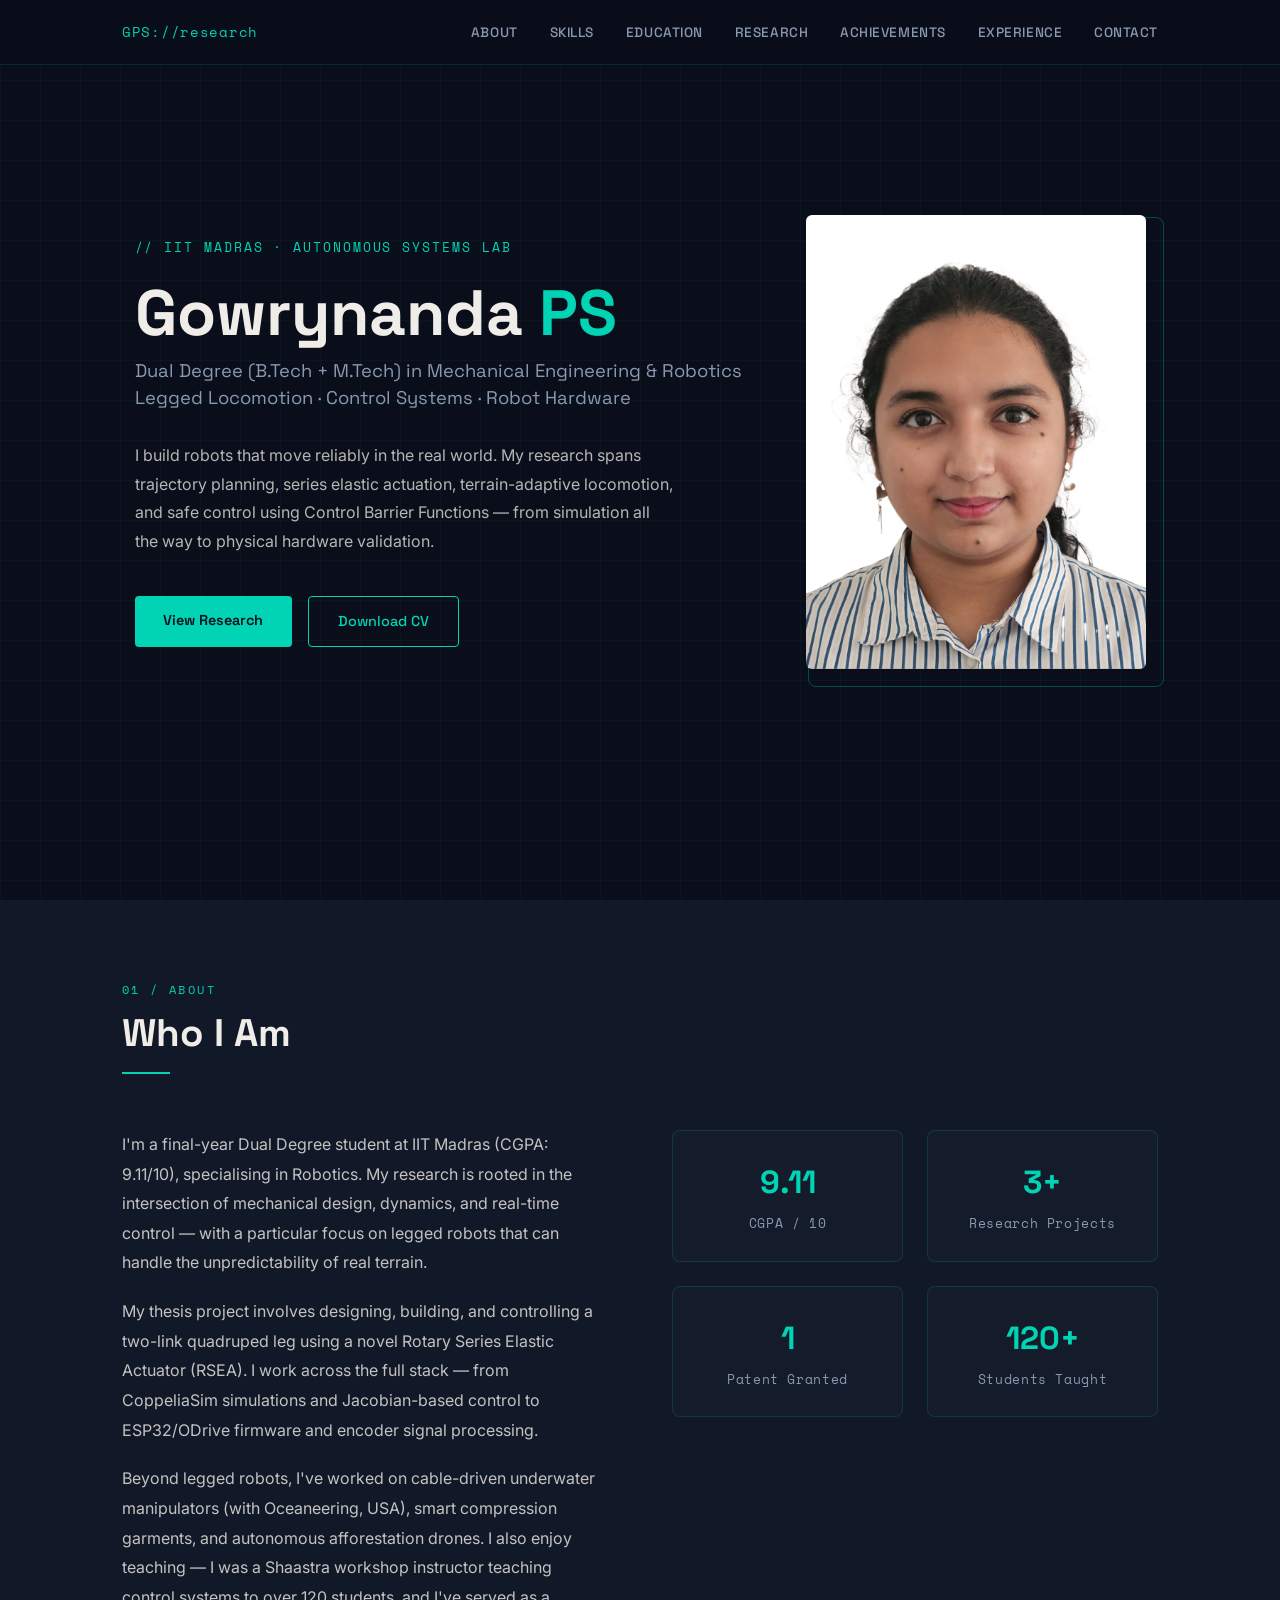
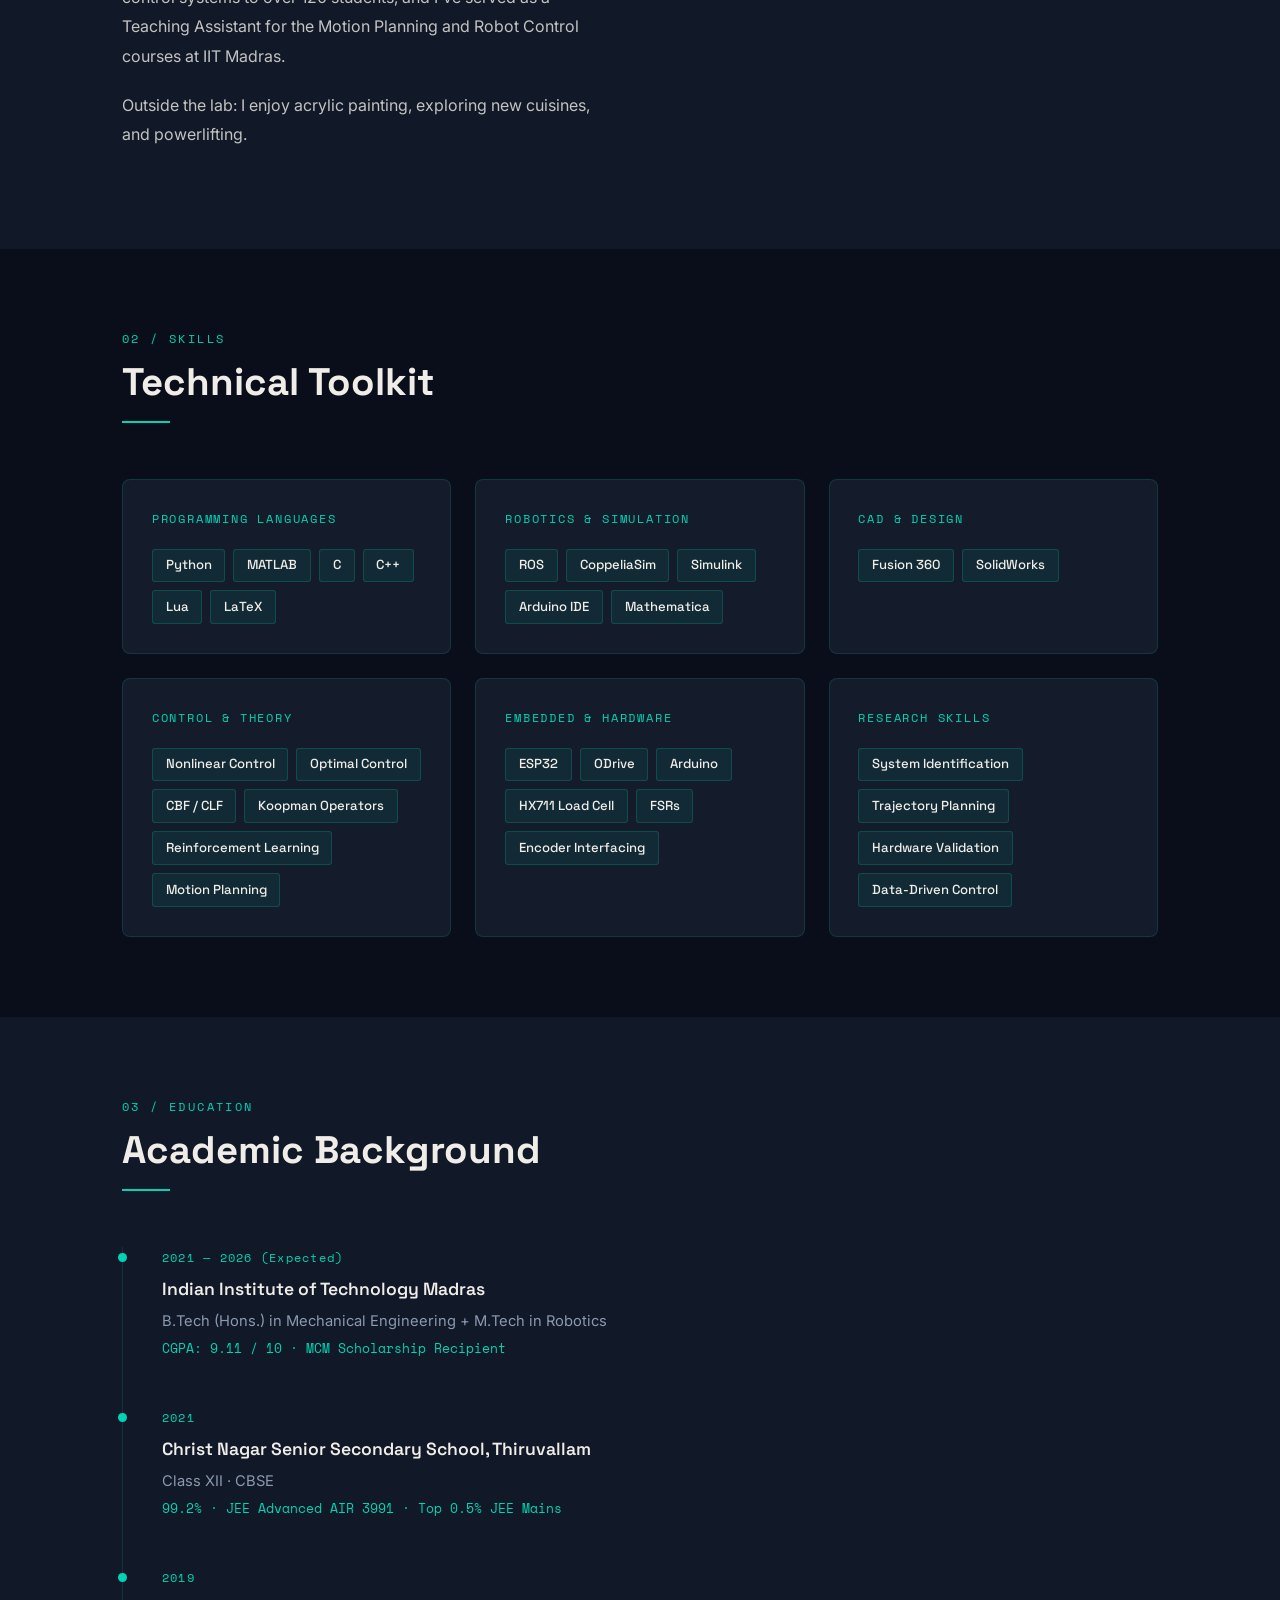
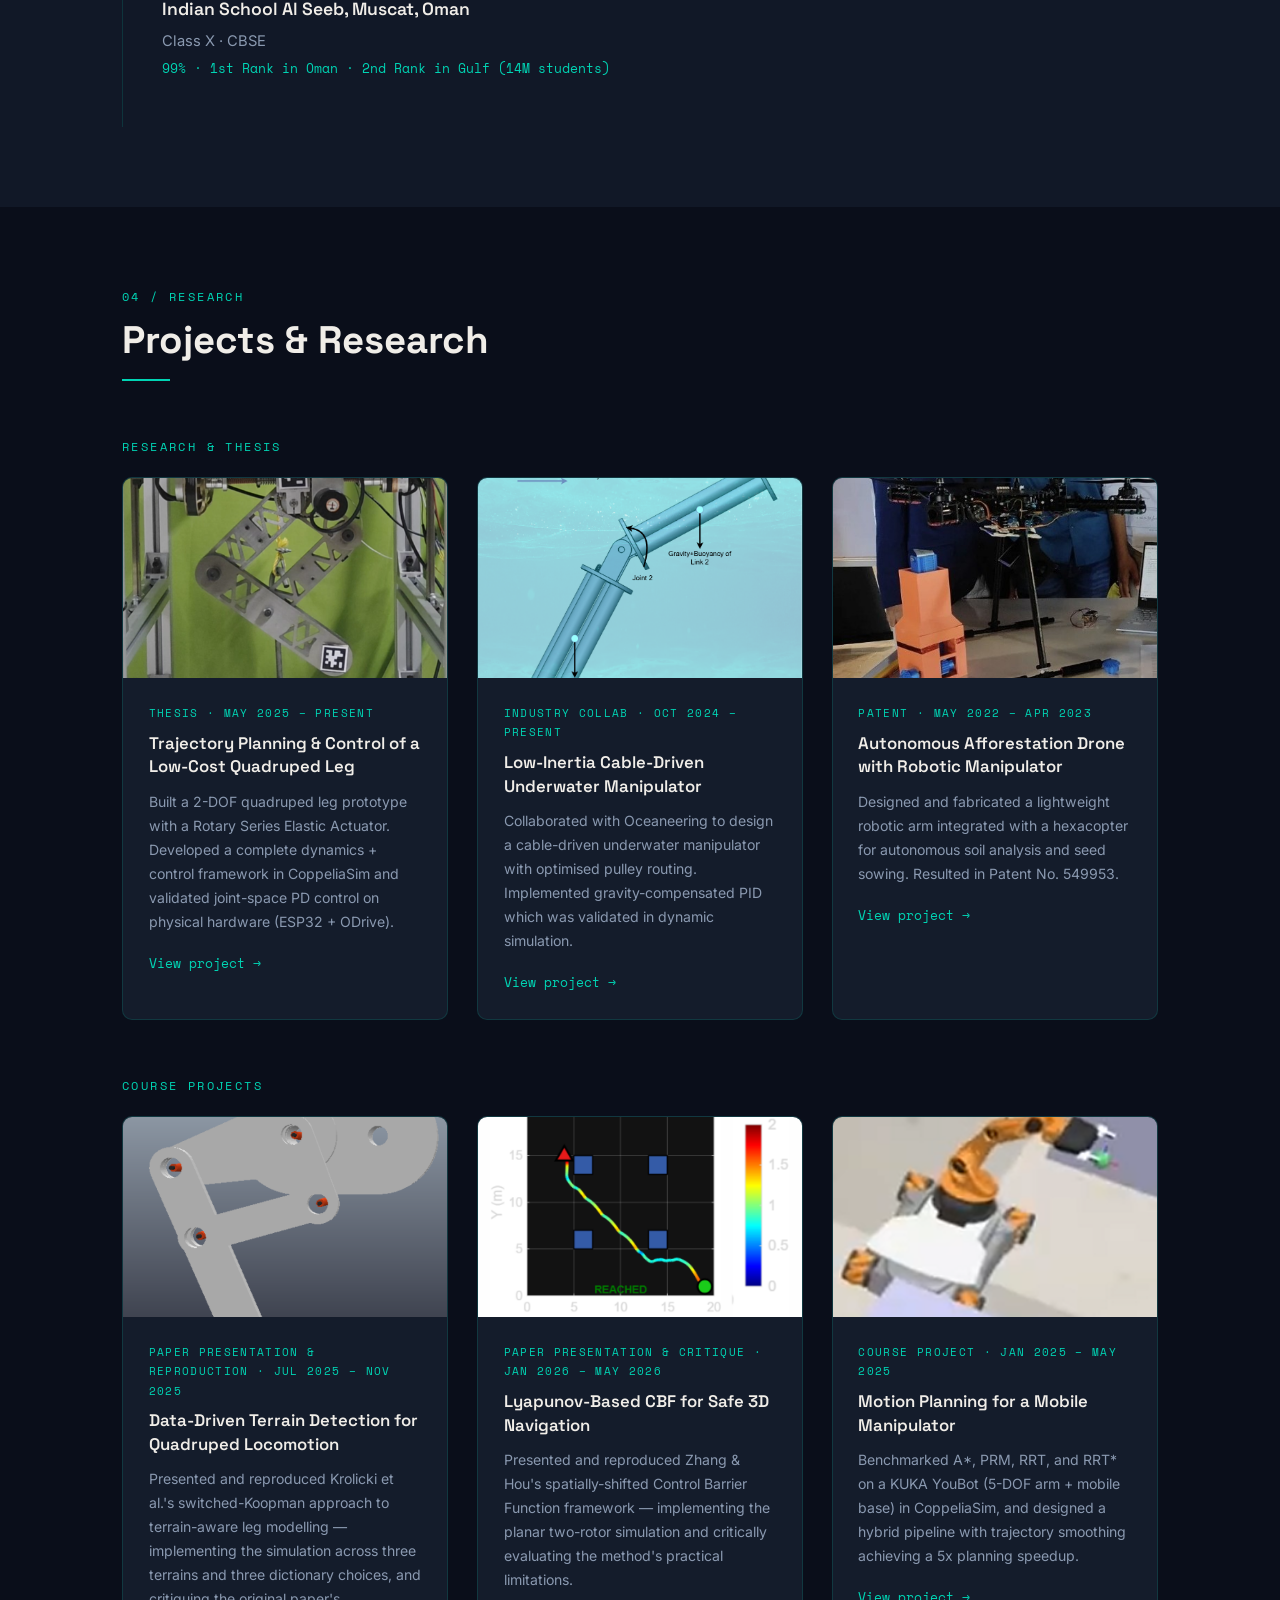
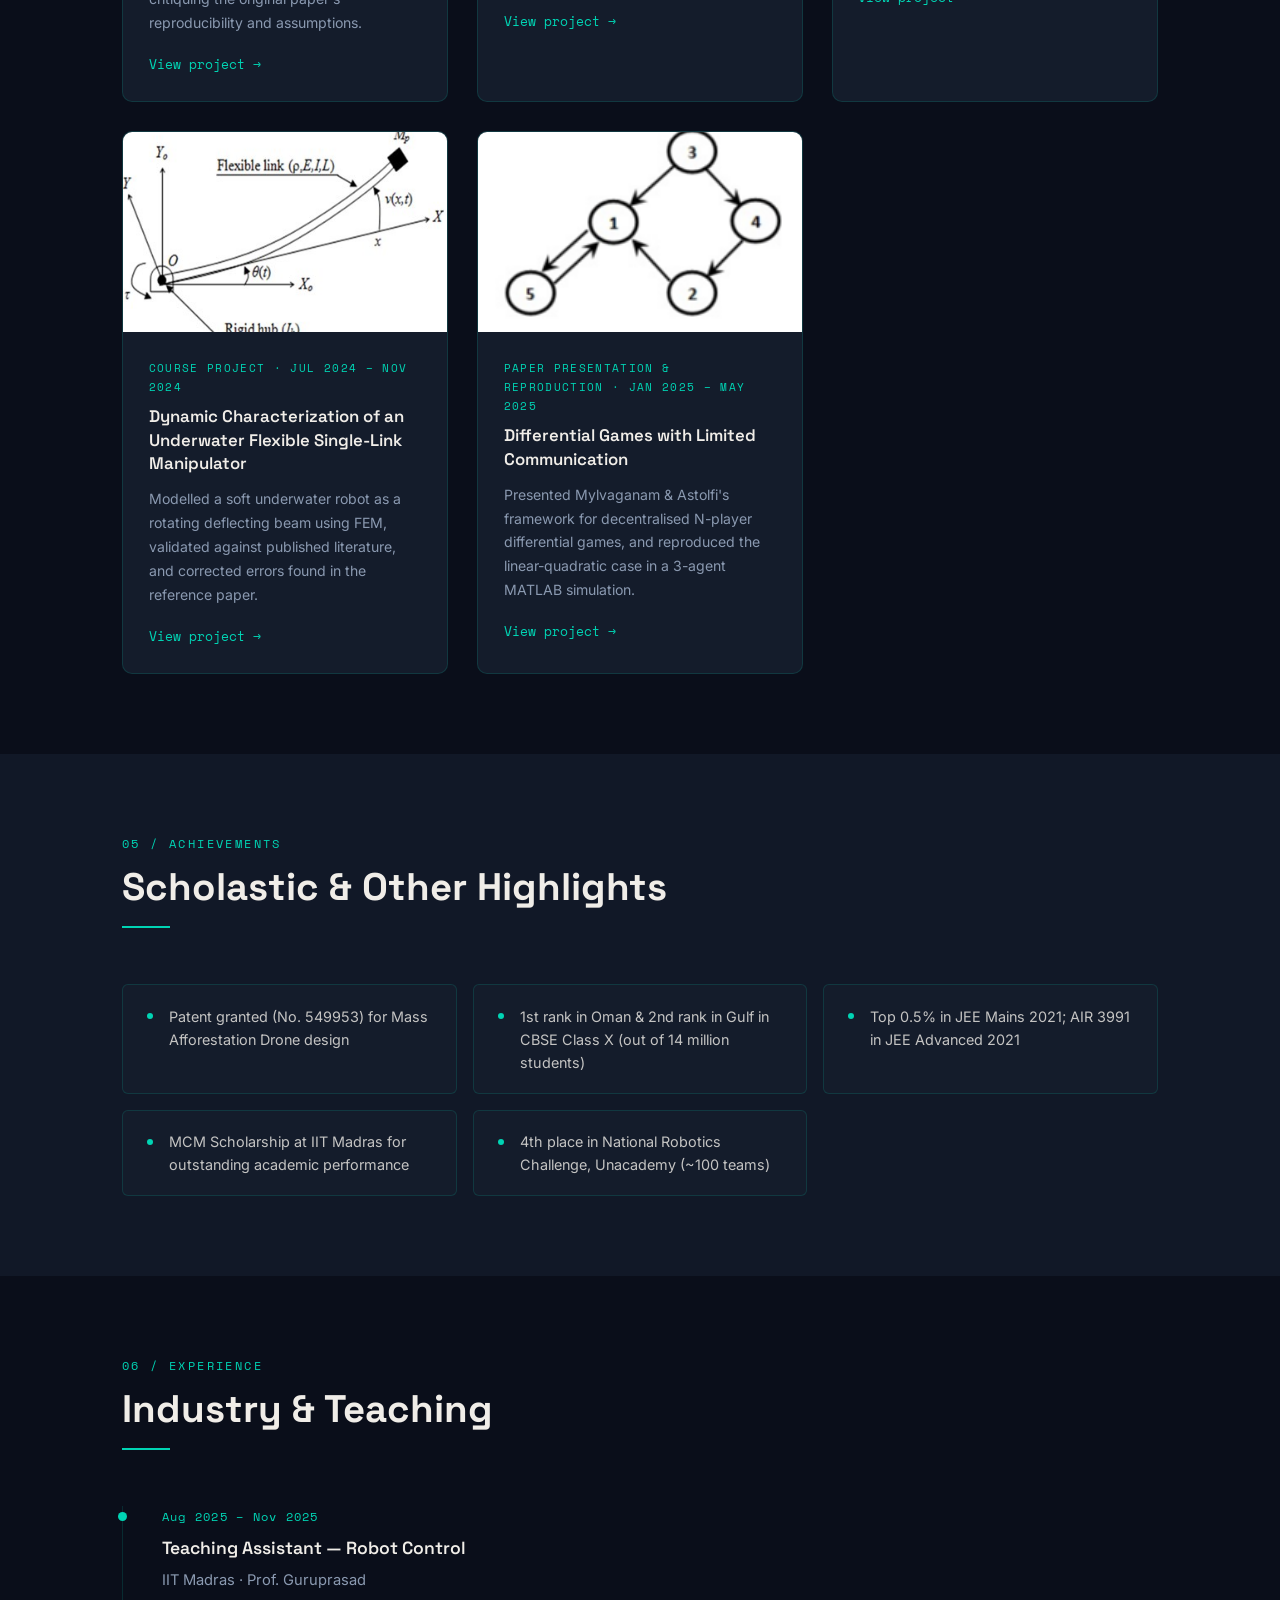
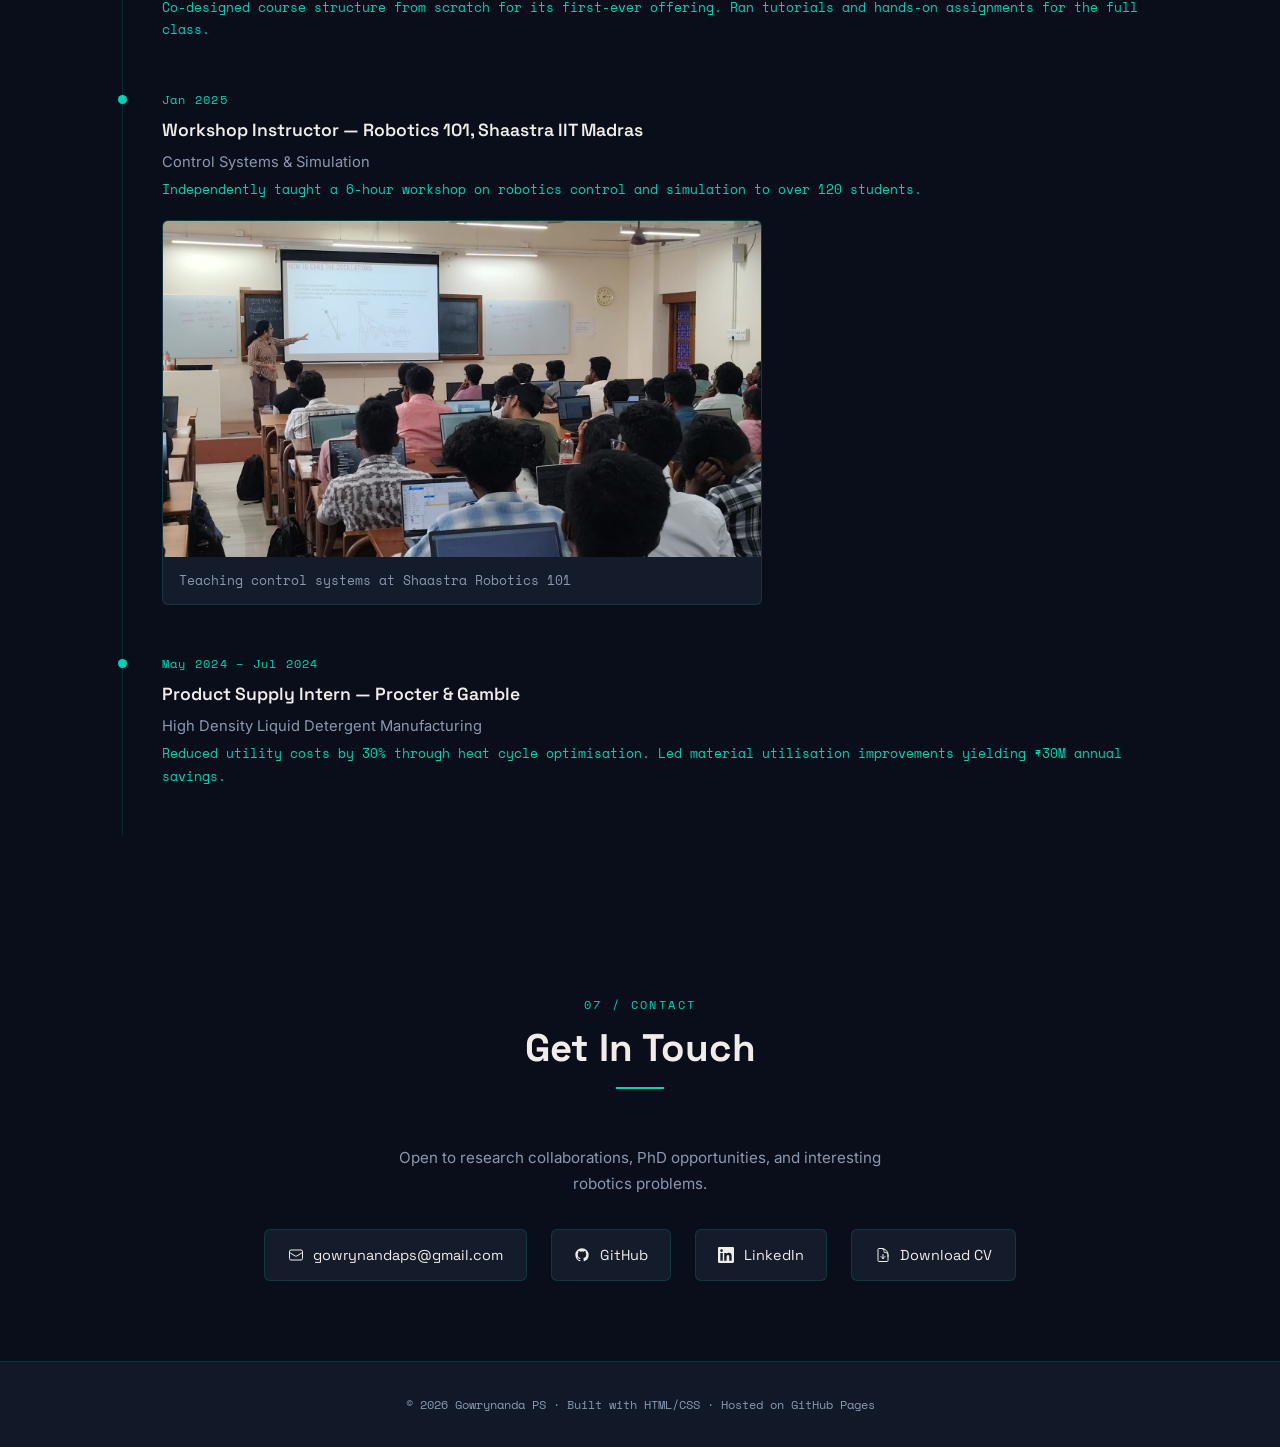
<file: index.html>
<!DOCTYPE html>
<html lang="en">
<head>
  <meta charset="UTF-8" />
  <meta name="viewport" content="width=device-width, initial-scale=1.0" />
  <title>Gowrynanda PS — Robotics Researcher</title>
  <meta name="description" content="Gowrynanda PS — Dual Degree Robotics student at IIT Madras working on legged locomotion, control systems, and autonomous robots." />
  <link rel="stylesheet" href="assets/css/style.css" />
</head>
<body>

<!-- ── Navigation ── -->
<nav>
  <div class="nav-inner">
    <span class="nav-logo">GPS://research</span>
    <ul class="nav-links" id="navLinks">
      <li><a href="#about">About</a></li>
      <li><a href="#skills">Skills</a></li>
      <li><a href="#education">Education</a></li>
      <li><a href="#research">Research</a></li>
      <li><a href="#achievements">Achievements</a></li>
      <li><a href="#experience">Experience</a></li>
      <li><a href="#contact">Contact</a></li>
    </ul>
    <div class="hamburger" id="hamburger" onclick="toggleNav()">
      <span></span><span></span><span></span>
    </div>
  </div>
</nav>

<!-- ── Hero ── -->
<section id="hero">
  <div class="container">
    <div class="hero-grid">
      <div class="hero-text">
        <p class="hero-eyebrow">// IIT Madras · Autonomous Systems Lab</p>
        <h1 class="hero-name">Gowrynanda <span>PS</span></h1>
        <p class="hero-title">
          Dual Degree (B.Tech + M.Tech) in Mechanical Engineering &amp; Robotics<br>
          Legged Locomotion · Control Systems · Robot Hardware
        </p>
        <p class="hero-bio">
          I build robots that move reliably in the real world. My research spans trajectory
          planning, series elastic actuation, terrain-adaptive locomotion, and safe control
          using Control Barrier Functions — from simulation all the way to physical hardware validation.
        </p>
        <div class="hero-ctas">
          <a href="#research" class="btn-primary">View Research</a>
          <a href="assets/GowrynandaPS_CV.pdf" class="btn-outline" target="_blank">Download CV</a>
        </div>
      </div>

      <div class="hero-photo-wrap">
        <img src="assets/images/profilepic.png" alt="Gowrynanda PS" class="hero-photo" />
      </div>
    </div>
  </div>
</section>

<!-- ── About ── -->
<section id="about">
  <div class="container">
    <div class="section-header">
      <p class="section-label">01 / About</p>
      <h2 class="section-title">Who I Am</h2>
      <div class="section-divider"></div>
    </div>
    <div class="about-grid">
      <div class="about-text">
        <p>
          I'm a final-year Dual Degree student at IIT Madras (CGPA: 9.11/10), specialising in Robotics.
          My research is rooted in the intersection of mechanical design, dynamics, and real-time
          control — with a particular focus on legged robots that can handle the unpredictability
          of real terrain.
        </p>
        <p>
          My thesis project involves designing, building, and controlling a two-link quadruped leg
          using a novel Rotary Series Elastic Actuator (RSEA). I work across the full stack — from
          CoppeliaSim simulations and Jacobian-based control to ESP32/ODrive firmware and encoder
          signal processing.
        </p>
        <p>
          Beyond legged robots, I've worked on cable-driven underwater manipulators
          (with Oceaneering, USA), smart compression garments, and autonomous afforestation drones.
          I also enjoy teaching — I was a Shaastra workshop instructor teaching control systems to over 120 students,
          and I've served as a Teaching Assistant for the Motion Planning and Robot Control courses at IIT Madras.
        </p>
        <p>
          Outside the lab: I enjoy acrylic painting, exploring new cuisines, and powerlifting.
        </p>
      </div>
      <div class="stats-grid">
        <div class="stat-card">
          <span class="stat-number">9.11</span>
          <span class="stat-label">CGPA / 10</span>
        </div>
        <div class="stat-card">
          <span class="stat-number">3+</span>
          <span class="stat-label">Research Projects</span>
        </div>
        <div class="stat-card">
          <span class="stat-number">1</span>
          <span class="stat-label">Patent Granted</span>
        </div>
        <div class="stat-card">
          <span class="stat-number">120+</span>
          <span class="stat-label">Students Taught</span>
        </div>
      </div>
    </div>
  </div>
</section>

<!-- ── Skills ── -->
<section id="skills">
  <div class="container">
    <div class="section-header">
      <p class="section-label">02 / Skills</p>
      <h2 class="section-title">Technical Toolkit</h2>
      <div class="section-divider"></div>
    </div>
    <div class="skills-grid">
      <div class="skill-category">
        <p class="skill-category-title">Programming Languages</p>
        <div class="skill-tags">
          <span class="skill-tag">Python</span>
          <span class="skill-tag">MATLAB</span>
          <span class="skill-tag">C</span>
          <span class="skill-tag">C++</span>
          <span class="skill-tag">Lua</span>
          <span class="skill-tag">LaTeX</span>
        </div>
      </div>
      <div class="skill-category">
        <p class="skill-category-title">Robotics &amp; Simulation</p>
        <div class="skill-tags">
          <span class="skill-tag">ROS</span>
          <span class="skill-tag">CoppeliaSim</span>
          <span class="skill-tag">Simulink</span>
          <span class="skill-tag">Arduino IDE</span>
          <span class="skill-tag">Mathematica</span>
        </div>
      </div>
      <div class="skill-category">
        <p class="skill-category-title">CAD &amp; Design</p>
        <div class="skill-tags">
          <span class="skill-tag">Fusion 360</span>
          <span class="skill-tag">SolidWorks</span>
        </div>
      </div>
      <div class="skill-category">
        <p class="skill-category-title">Control &amp; Theory</p>
        <div class="skill-tags">
          <span class="skill-tag">Nonlinear Control</span>
          <span class="skill-tag">Optimal Control</span>
          <span class="skill-tag">CBF / CLF</span>
          <span class="skill-tag">Koopman Operators</span>
          <span class="skill-tag">Reinforcement Learning</span>
          <span class="skill-tag">Motion Planning</span>
        </div>
      </div>
      <div class="skill-category">
        <p class="skill-category-title">Embedded &amp; Hardware</p>
        <div class="skill-tags">
          <span class="skill-tag">ESP32</span>
          <span class="skill-tag">ODrive</span>
          <span class="skill-tag">Arduino</span>
          <span class="skill-tag">HX711 Load Cell</span>
          <span class="skill-tag">FSRs</span>
          <span class="skill-tag">Encoder Interfacing</span>
        </div>
      </div>
      <div class="skill-category">
        <p class="skill-category-title">Research Skills</p>
        <div class="skill-tags">
          <span class="skill-tag">System Identification</span>
          <span class="skill-tag">Trajectory Planning</span>
          <span class="skill-tag">Hardware Validation</span>
          <span class="skill-tag">Data-Driven Control</span>
        </div>
      </div>
    </div>
  </div>
</section>

<!-- ── Education ── -->
<section id="education">
  <div class="container">
    <div class="section-header">
      <p class="section-label">03 / Education</p>
      <h2 class="section-title">Academic Background</h2>
      <div class="section-divider"></div>
    </div>
    <div class="edu-timeline">
      <div class="edu-item">
        <p class="edu-year">2021 — 2026 (Expected)</p>
        <p class="edu-school">Indian Institute of Technology Madras</p>
        <p class="edu-degree">B.Tech (Hons.) in Mechanical Engineering + M.Tech in Robotics</p>
        <p class="edu-grade">CGPA: 9.11 / 10 · MCM Scholarship Recipient</p>
      </div>
      <div class="edu-item">
        <p class="edu-year">2021</p>
        <p class="edu-school">Christ Nagar Senior Secondary School, Thiruvallam</p>
        <p class="edu-degree">Class XII · CBSE</p>
        <p class="edu-grade">99.2% · JEE Advanced AIR 3991 · Top 0.5% JEE Mains</p>
      </div>
      <div class="edu-item">
        <p class="edu-year">2019</p>
        <p class="edu-school">Indian School Al Seeb, Muscat, Oman</p>
        <p class="edu-degree">Class X · CBSE</p>
        <p class="edu-grade">99% · 1st Rank in Oman · 2nd Rank in Gulf (14M students)</p>
      </div>
    </div>
  </div>
</section>

<!-- ── Research Projects ── -->
<section id="research">
  <div class="container">
    <div class="section-header">
      <p class="section-label">04 / Research</p>
      <h2 class="section-title">Projects &amp; Research</h2>
      <div class="section-divider"></div>
    </div>

    <!-- Research Projects -->
    <p class="section-label" style="margin-bottom: 1.2rem;">Research &amp; Thesis</p>
    <div class="projects-grid" style="margin-bottom: 3.5rem;">

      <a href="projects/quadruped-leg/" class="project-card">
        <img src="assets/images/quadruped-thumb.png" alt="Quadruped Leg" class="project-img" />
        <div class="project-body">
          <p class="project-tag">Thesis · May 2025 – Present</p>
          <h3 class="project-title">Trajectory Planning &amp; Control of a Low-Cost Quadruped Leg</h3>
          <p class="project-desc">
            Built a 2-DOF quadruped leg prototype with a Rotary Series Elastic Actuator. Developed
            a complete dynamics + control framework in CoppeliaSim and validated joint-space PD
            control on physical hardware (ESP32 + ODrive).
          </p>
          <span class="project-arrow">View project →</span>
        </div>
      </a>

      <a href="projects/underwater-manipulator/" class="project-card">
        <img src="assets/images/underwater-thumb.png" alt="Underwater Manipulator" class="project-img" />
        <div class="project-body">
          <p class="project-tag">Industry Collab · Oct 2024 – Present</p>
          <h3 class="project-title">Low-Inertia Cable-Driven Underwater Manipulator</h3>
          <p class="project-desc">
            Collaborated with Oceaneering to design a cable-driven underwater
            manipulator with optimised pulley routing. Implemented gravity-compensated PID which
            was validated in dynamic simulation.
          </p>
          <span class="project-arrow">View project →</span>
        </div>
      </a>

      <a href="projects/afforestation-drone/" class="project-card">
        <img src="assets/images/afforestation-drone-thumb.jpg" alt="Afforestation Drone" class="project-img" />
        <div class="project-body">
          <p class="project-tag">Patent · May 2022 – Apr 2023</p>
          <h3 class="project-title">Autonomous Afforestation Drone with Robotic Manipulator</h3>
          <p class="project-desc">
            Designed and fabricated a lightweight robotic arm integrated with a hexacopter for
            autonomous soil analysis and seed sowing. Resulted in Patent No. 549953.
          </p>
          <span class="project-arrow">View project →</span>
        </div>
      </a>

    </div>

    <!-- Course Projects -->
    <p class="section-label" style="margin-bottom: 1.2rem;">Course Projects</p>
    <div class="projects-grid">

      <a href="projects/koopman-terrain/" class="project-card">
        <img src="assets/images/koopman_thumb.png" alt="Data Driven Terrain Detection" class="project-img" />
        <div class="project-body">
          <p class="project-tag">Paper Presentation &amp; Reproduction · Jul 2025 – Nov 2025</p>
          <h3 class="project-title">Data-Driven Terrain Detection for Quadruped Locomotion</h3>
          <p class="project-desc">
            Presented and reproduced Krolicki et al.'s switched-Koopman approach to terrain-aware
            leg modelling — implementing the simulation across three terrains and three dictionary
            choices, and critiquing the original paper's reproducibility and assumptions.
          </p>
          <span class="project-arrow">View project →</span>
        </div>
      </a>

      <a href="projects/cbf-navigation/" class="project-card">
        <img src="assets/images/cbf_trajectory.png" alt="CBF Trajectory" class="project-img" />
        <div class="project-body">
          <p class="project-tag">Paper Presentation &amp; Critique · Jan 2026 – May 2026</p>
          <h3 class="project-title">Lyapunov-Based CBF for Safe 3D Navigation</h3>
          <p class="project-desc">
            Presented and reproduced Zhang &amp; Hou's spatially-shifted Control Barrier Function
            framework — implementing the planar two-rotor simulation and critically evaluating the
            method's practical limitations.
          </p>
          <span class="project-arrow">View project →</span>
        </div>
      </a>

      <a href="projects/motion-planning/" class="project-card">
        <img src="assets/images/motion_planning_thumb.png" alt="Motion Planning" class="project-img" />
        <div class="project-body">
          <p class="project-tag">Course Project · Jan 2025 – May 2025</p>
          <h3 class="project-title">Motion Planning for a Mobile Manipulator</h3>
          <p class="project-desc">
            Benchmarked A*, PRM, RRT, and RRT* on a KUKA YouBot (5-DOF arm + mobile base) in
            CoppeliaSim, and designed a hybrid pipeline with trajectory smoothing achieving a
            5x planning speedup.
          </p>
          <span class="project-arrow">View project →</span>
        </div>
      </a>

      <a href="projects/fem-manipulator/" class="project-card">
        <img src="assets/images/fem_thumb.jpg" alt="FEA project" class="project-img" />
        <div class="project-body">
          <p class="project-tag">Course Project · Jul 2024 – Nov 2024</p>
          <h3 class="project-title">Dynamic Characterization of an Underwater Flexible Single-Link Manipulator</h3>
          <p class="project-desc">
            Modelled a soft underwater robot as a rotating deflecting beam using FEM, validated
            against published literature, and corrected errors found in the reference paper.
          </p>
          <span class="project-arrow">View project →</span>
        </div>
      </a>

      <a href="projects/multiagent-optimal/" class="project-card">
        <img src="assets/images/optimal_control_thumb.png" alt="Optimal Control" class="project-img" />
        <div class="project-body">
          <p class="project-tag">Paper Presentation &amp; Reproduction · Jan 2025 – May 2025</p>
          <h3 class="project-title">Differential Games with Limited Communication</h3>
          <p class="project-desc">
            Presented Mylvaganam &amp; Astolfi's framework for decentralised N-player differential
            games, and reproduced the linear-quadratic case in a 3-agent MATLAB simulation.
          </p>
          <span class="project-arrow">View project →</span>
        </div>
      </a>

    </div>
  </div>
</section>

<!-- ── Achievements ── -->
<section id="achievements">
  <div class="container">
    <div class="section-header">
      <p class="section-label">05 / Achievements</p>
      <h2 class="section-title">Scholastic &amp; Other Highlights</h2>
      <div class="section-divider"></div>
    </div>
    <div class="achievements-list">
      <div class="achievement-item">
        <span class="achievement-dot"></span>
        <p class="achievement-text">Patent granted (No. 549953) for Mass Afforestation Drone design</p>
      </div>
      <div class="achievement-item">
        <span class="achievement-dot"></span>
        <p class="achievement-text">1st rank in Oman &amp; 2nd rank in Gulf in CBSE Class X (out of 14 million students)</p>
      </div>
      <div class="achievement-item">
        <span class="achievement-dot"></span>
        <p class="achievement-text">Top 0.5% in JEE Mains 2021; AIR 3991 in JEE Advanced 2021</p>
      </div>
      <div class="achievement-item">
        <span class="achievement-dot"></span>
        <p class="achievement-text">MCM Scholarship at IIT Madras for outstanding academic performance</p>
      </div>
      <div class="achievement-item">
        <span class="achievement-dot"></span>
        <p class="achievement-text">4th place in National Robotics Challenge, Unacademy (~100 teams)</p>
      </div>
    </div>
  </div>
</section>

<!-- ── Experience ── -->
<section id="experience">
  <div class="container">
    <div class="section-header">
      <p class="section-label">06 / Experience</p>
      <h2 class="section-title">Industry &amp; Teaching</h2>
      <div class="section-divider"></div>
    </div>
    <div class="edu-timeline">

      <div class="edu-item">
        <p class="edu-year">Aug 2025 – Nov 2025</p>
        <p class="edu-school">Teaching Assistant — Robot Control</p>
        <p class="edu-degree">IIT Madras · Prof. Guruprasad</p>
        <p class="edu-grade">Co-designed course structure from scratch for its first-ever offering. Ran tutorials and hands-on assignments for the full class.</p>
      </div>

      <div class="edu-item">
        <p class="edu-year">Jan 2025</p>
        <p class="edu-school">Workshop Instructor — Robotics 101, Shaastra IIT Madras</p>
        <p class="edu-degree">Control Systems &amp; Simulation</p>
        <p class="edu-grade">Independently taught a 6-hour workshop on robotics control and simulation to over 120 students.</p>
        <div class="media-grid" style="margin-top: 1.2rem; max-width: 600px;">
          <div class="media-item">
            <img src="assets/images/shaastra_workshop.jpg" alt="Teaching the Shaastra robotics workshop" loading="lazy" />
            <p class="media-caption">Teaching control systems at Shaastra Robotics 101</p>
          </div>
        </div>
      </div>

      <div class="edu-item">
        <p class="edu-year">May 2024 – Jul 2024</p>
        <p class="edu-school">Product Supply Intern — Procter &amp; Gamble</p>
        <p class="edu-degree">High Density Liquid Detergent Manufacturing</p>
        <p class="edu-grade">Reduced utility costs by 30% through heat cycle optimisation. Led material utilisation improvements yielding ₹30M annual savings.</p>
      </div>

    </div>
  </div>
</section>

<!-- ── Contact ── -->
<section id="contact">
  <div class="container">
    <div class="section-header" style="text-align:center;">
      <p class="section-label">07 / Contact</p>
      <h2 class="section-title">Get In Touch</h2>
      <div class="section-divider" style="margin: 1rem auto 0;"></div>
    </div>
    <p style="color: var(--muted); max-width: 500px; margin: 0 auto 0.5rem; font-size: 0.95rem;">
      Open to research collaborations, PhD opportunities, and interesting robotics problems.
    </p>
    <div class="contact-links">
      <a href="mailto:gowrynandaps@gmail.com" class="contact-chip">
        <svg width="16" height="16" fill="none" stroke="currentColor" stroke-width="1.5" viewBox="0 0 24 24"><path d="M21.75 6.75v10.5a2.25 2.25 0 01-2.25 2.25h-15a2.25 2.25 0 01-2.25-2.25V6.75m19.5 0A2.25 2.25 0 0019.5 4.5h-15a2.25 2.25 0 00-2.25 2.25m19.5 0v.243a2.25 2.25 0 01-1.07 1.916l-7.5 4.615a2.25 2.25 0 01-2.36 0L3.32 8.91a2.25 2.25 0 01-1.07-1.916V6.75"/></svg>
        gowrynandaps@gmail.com
      </a>
      <a href="https://github.com/gowrynandaps" class="contact-chip" target="_blank">
        <svg width="16" height="16" fill="currentColor" viewBox="0 0 24 24"><path d="M12 2C6.477 2 2 6.484 2 12.017c0 4.425 2.865 8.18 6.839 9.504.5.092.682-.217.682-.483 0-.237-.008-.868-.013-1.703-2.782.605-3.369-1.343-3.369-1.343-.454-1.158-1.11-1.466-1.11-1.466-.908-.62.069-.608.069-.608 1.003.07 1.531 1.032 1.531 1.032.892 1.53 2.341 1.088 2.91.832.092-.647.35-1.088.636-1.338-2.22-.253-4.555-1.113-4.555-4.951 0-1.093.39-1.988 1.029-2.688-.103-.253-.446-1.272.098-2.65 0 0 .84-.27 2.75 1.026A9.564 9.564 0 0112 6.844c.85.004 1.705.115 2.504.337 1.909-1.296 2.747-1.027 2.747-1.027.546 1.379.202 2.398.1 2.651.64.7 1.028 1.595 1.028 2.688 0 3.848-2.339 4.695-4.566 4.943.359.309.678.92.678 1.855 0 1.338-.012 2.419-.012 2.747 0 .268.18.58.688.482A10.019 10.019 0 0022 12.017C22 6.484 17.522 2 12 2z"/></svg>
        GitHub
      </a>
      <a href="https://www.linkedin.com/in/gowrynandaps/" class="contact-chip" target="_blank">
        <svg width="16" height="16" fill="currentColor" viewBox="0 0 24 24"><path d="M20.447 20.452h-3.554v-5.569c0-1.328-.027-3.037-1.852-3.037-1.853 0-2.136 1.445-2.136 2.939v5.667H9.351V9h3.414v1.561h.046c.477-.9 1.637-1.85 3.37-1.85 3.601 0 4.267 2.37 4.267 5.455v6.286zM5.337 7.433a2.062 2.062 0 01-2.063-2.065 2.064 2.064 0 112.063 2.065zm1.782 13.019H3.555V9h3.564v11.452zM22.225 0H1.771C.792 0 0 .774 0 1.729v20.542C0 23.227.792 24 1.771 24h20.451C23.2 24 24 23.227 24 22.271V1.729C24 .774 23.2 0 22.222 0h.003z"/></svg>
        LinkedIn
      </a>
      <a href="assets/GowrynandaPS_CV.pdf" class="contact-chip" target="_blank">
        <svg width="16" height="16" fill="none" stroke="currentColor" stroke-width="1.5" viewBox="0 0 24 24"><path stroke-linecap="round" stroke-linejoin="round" d="M19.5 14.25v-2.625a3.375 3.375 0 00-3.375-3.375h-1.5A1.125 1.125 0 0113.5 7.125v-1.5a3.375 3.375 0 00-3.375-3.375H8.25m.75 12l3 3m0 0l3-3m-3 3v-6m-1.5-9H5.625c-.621 0-1.125.504-1.125 1.125v17.25c0 .621.504 1.125 1.125 1.125h12.75c.621 0 1.125-.504 1.125-1.125V11.25a9 9 0 00-9-9z"/></svg>
        Download CV
      </a>
    </div>
  </div>
</section>

<footer>
  <p>© 2026 Gowrynanda PS · Built with HTML/CSS · Hosted on GitHub Pages</p>
</footer>

<script>
  function toggleNav() {
    document.getElementById('navLinks').classList.toggle('open');
  }
</script>

</body>
</html>
</file>
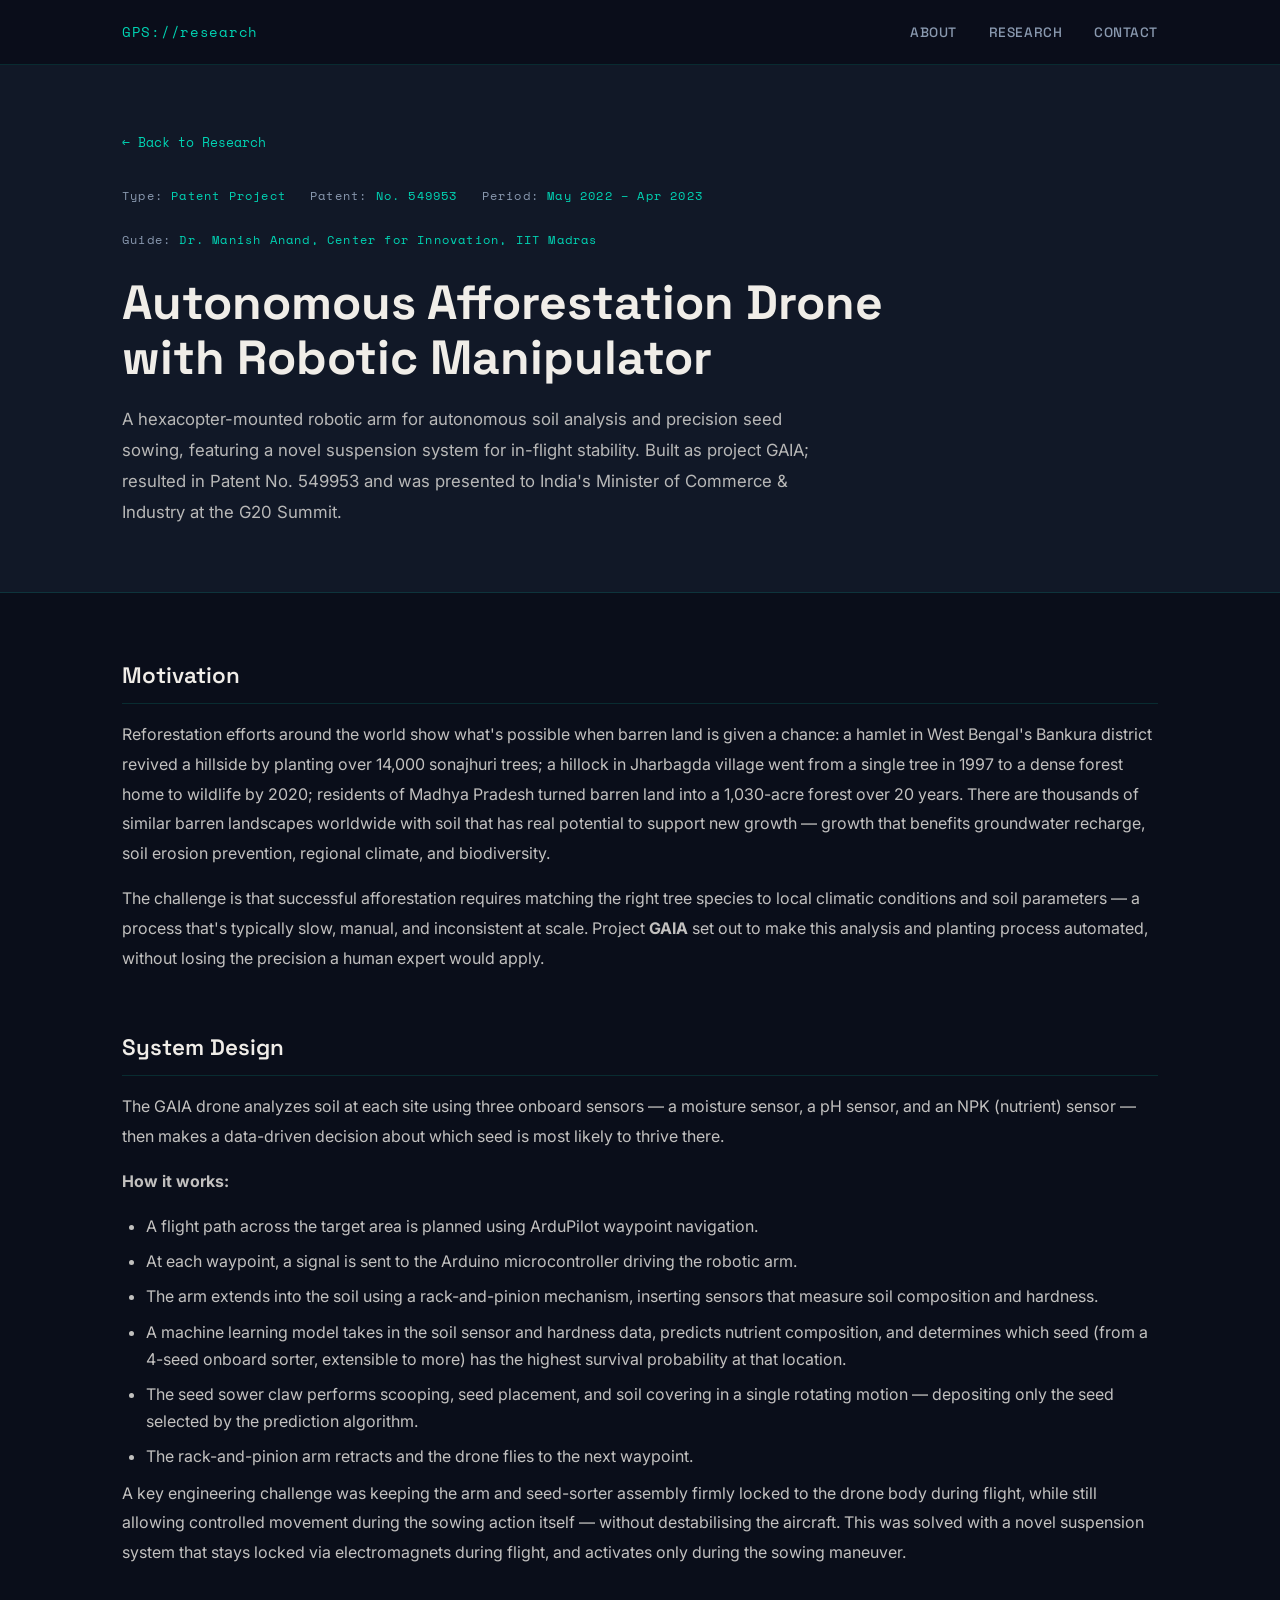
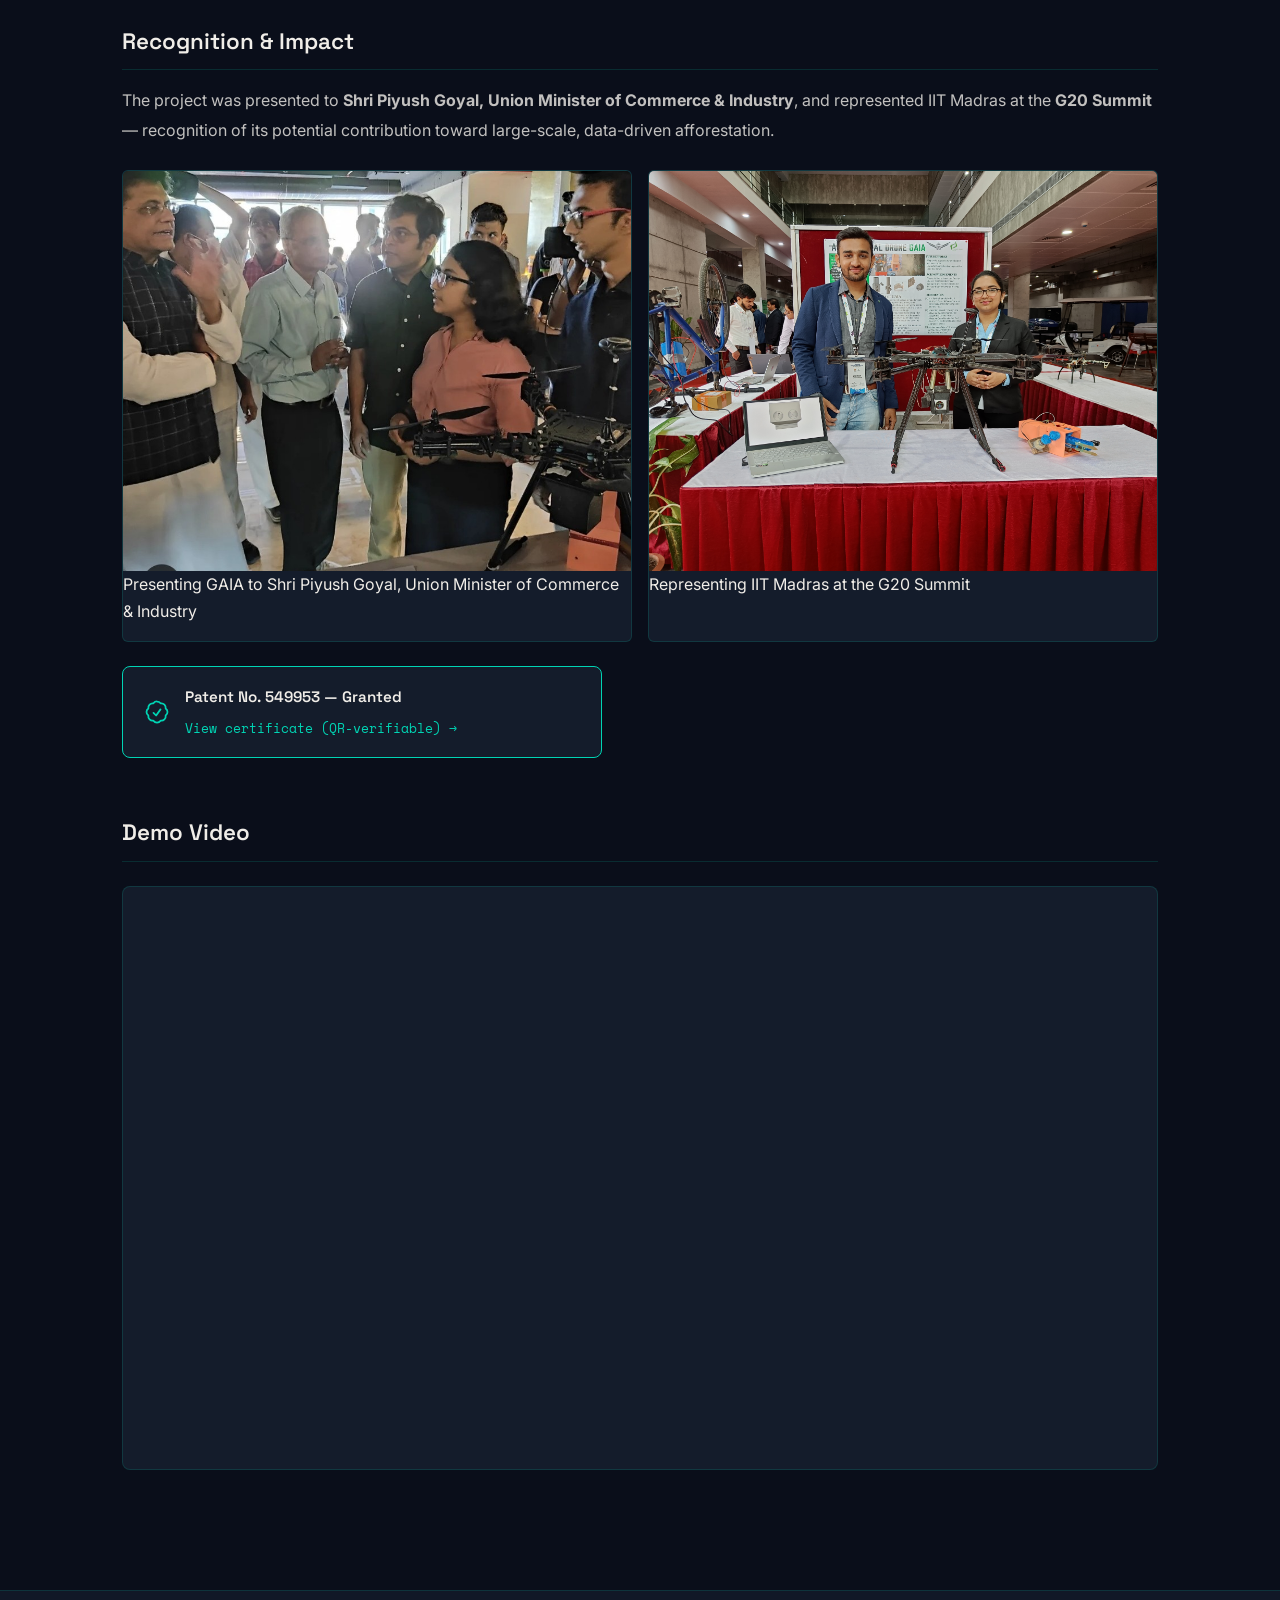
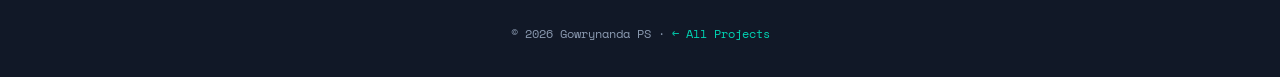
<file: projects/afforestation-drone/index.html>
<!DOCTYPE html>
<html lang="en">
<head>
  <meta charset="UTF-8" />
  <meta name="viewport" content="width=device-width, initial-scale=1.0" />
  <title>Afforestation Drone — Gowrynanda PS</title>
  <link rel="stylesheet" href="../../assets/css/style.css" />
</head>
<body>
<nav>
  <div class="nav-inner">
    <a href="../../" class="nav-logo">GPS://research</a>
    <ul class="nav-links">
      <li><a href="../../#about">About</a></li>
      <li><a href="../../#research">Research</a></li>
      <li><a href="../../#contact">Contact</a></li>
    </ul>
  </div>
</nav>
<div class="project-hero">
  <div class="container">
    <a href="../../#research" class="back-link">← Back to Research</a>
    <div class="project-meta">
      <span class="meta-item">Type: <span>Patent Project</span></span>
      <span class="meta-item">Patent: <span>No. 549953</span></span>
      <span class="meta-item">Period: <span>May 2022 – Apr 2023</span></span>
      <span class="meta-item">Guide: <span>Dr. Manish Anand, Center for Innovation, IIT Madras</span></span>
    </div>
    <h1 class="project-detail-title">Autonomous Afforestation Drone with Robotic Manipulator</h1>
    <p class="project-detail-intro">
      A hexacopter-mounted robotic arm for autonomous soil analysis and precision seed sowing,
      featuring a novel suspension system for in-flight stability. Built as project GAIA;
      resulted in Patent No. 549953 and was presented to India's Minister of Commerce &amp;
      Industry at the G20 Summit.
    </p>
  </div>
</div>
<div class="project-content">
  <div class="container">

    <div class="content-block">
      <h2>Motivation</h2>
      <p>
        Reforestation efforts around the world show what's possible when barren land is given a
        chance: a hamlet in West Bengal's Bankura district revived a hillside by planting over
        14,000 sonajhuri trees; a hillock in Jharbagda village went from a single tree in 1997 to
        a dense forest home to wildlife by 2020; residents of Madhya Pradesh turned barren land
        into a 1,030-acre forest over 20 years. There are thousands of similar barren landscapes
        worldwide with soil that has real potential to support new growth — growth that benefits
        groundwater recharge, soil erosion prevention, regional climate, and biodiversity.
      </p>
      <p>
        The challenge is that successful afforestation requires matching the right tree species to
        local climatic conditions and soil parameters — a process that's typically slow, manual,
        and inconsistent at scale. Project <strong>GAIA</strong> set out to make this analysis and
        planting process automated, without losing the precision a human expert would apply.
      </p>
    </div>

    <div class="content-block">
      <h2>System Design</h2>
      <p>
        The GAIA drone analyzes soil at each site using three onboard sensors — a moisture sensor,
        a pH sensor, and an NPK (nutrient) sensor — then makes a data-driven decision about which
        seed is most likely to thrive there.
      </p>
      <p><strong>How it works:</strong></p>
      <ul>
        <li>A flight path across the target area is planned using ArduPilot waypoint navigation.</li>
        <li>At each waypoint, a signal is sent to the Arduino microcontroller driving the robotic arm.</li>
        <li>The arm extends into the soil using a rack-and-pinion mechanism, inserting sensors that measure soil composition and hardness.</li>
        <li>A machine learning model takes in the soil sensor and hardness data, predicts nutrient composition, and determines which seed (from a 4-seed onboard sorter, extensible to more) has the highest survival probability at that location.</li>
        <li>The seed sower claw performs scooping, seed placement, and soil covering in a single rotating motion — depositing only the seed selected by the prediction algorithm.</li>
        <li>The rack-and-pinion arm retracts and the drone flies to the next waypoint.</li>
      </ul>
      <p>
        A key engineering challenge was keeping the arm and seed-sorter assembly firmly locked to
        the drone body during flight, while still allowing controlled movement during the sowing
        action itself — without destabilising the aircraft. This was solved with a novel suspension
        system that stays locked via electromagnets during flight, and activates only during the
        sowing maneuver.
      </p>
    </div>

    <div class="content-block">
      <h2>Recognition &amp; Impact</h2>
      <p>
        The project was presented to <strong>Shri Piyush Goyal, Union Minister of Commerce &amp;
        Industry</strong>, and represented IIT Madras at the <strong>G20 Summit</strong> —
        recognition of its potential contribution toward large-scale, data-driven afforestation.
      </p>
      <div class="media-grid">
        <div class="media-item">
          <img src="../../assets/images/Presentation GAIA minister.jpg" alt="Presenting GAIA to Piyush Goyal" loading="lazy" style="height: 400px; width: 100%; object-fit: cover; />
          <p class="media-caption">Presenting GAIA to Shri Piyush Goyal, Union Minister of Commerce &amp; Industry</p>
        </div>
        <div class="media-item">
          <img src="../../assets/images/G20 Summit.jpg" alt="GAIA at the G20 Summit" loading="lazy" style="height: 400px; width: 100%; object-fit: cover; />
          <p class="media-caption">Representing IIT Madras at the G20 Summit</p>
        </div>
      </div>
      <div style="margin-top: 1.5rem; padding: 1rem 1.25rem; background: var(--card-bg); border: 1px solid var(--teal); border-radius: 8px; display: flex; align-items: center; gap: 0.85rem; max-width: 480px;">
  <svg width="28" height="28" fill="none" stroke="var(--teal)" stroke-width="1.5" viewBox="0 0 24 24" style="flex-shrink: 0;">
    <path stroke-linecap="round" stroke-linejoin="round" d="M9 12.75L11.25 15 15 9.75M21 12c0 1.268-.63 2.39-1.593 3.068a3.745 3.745 0 01-1.043 3.296 3.745 3.745 0 01-3.296 1.043A3.745 3.745 0 0112 21c-1.268 0-2.39-.63-3.068-1.593a3.746 3.746 0 01-3.296-1.043 3.745 3.745 0 01-1.043-3.296A3.745 3.745 0 013 12c0-1.268.63-2.39 1.593-3.068a3.745 3.745 0 011.043-3.296 3.746 3.746 0 013.296-1.043A3.746 3.746 0 0112 3c1.268 0 2.39.63 3.068 1.593a3.746 3.746 0 013.296 1.043 3.746 3.746 0 011.043 3.296A3.745 3.745 0 0121 12z" />
  </svg>
  <div>
    <p style="font-family: var(--font-display); font-weight: 600; color: var(--warm-white); font-size: 0.95rem; margin-bottom: 0.2rem;">
      Patent No. 549953 — Granted
    </p>
    <a href="../../assets/Patent_Certificate.pdf" target="_blank" style="font-family: var(--font-mono); font-size: 0.8rem;">
      View certificate (QR-verifiable) →
    </a>
  </div>
</div>
    </div>
    <div class="content-block">
      <h2>Demo Video</h2>
      <div class="video-wrap">
        <iframe src="https://www.youtube.com/embed/fe-jZarEel4" frameborder="0" allowfullscreen></iframe>
      </div>
    </div>

  </div>
</div>
<footer>
  <p>© 2026 Gowrynanda PS · <a href="../../#research">← All Projects</a></p>
</footer>
</body>
</html>
</file>
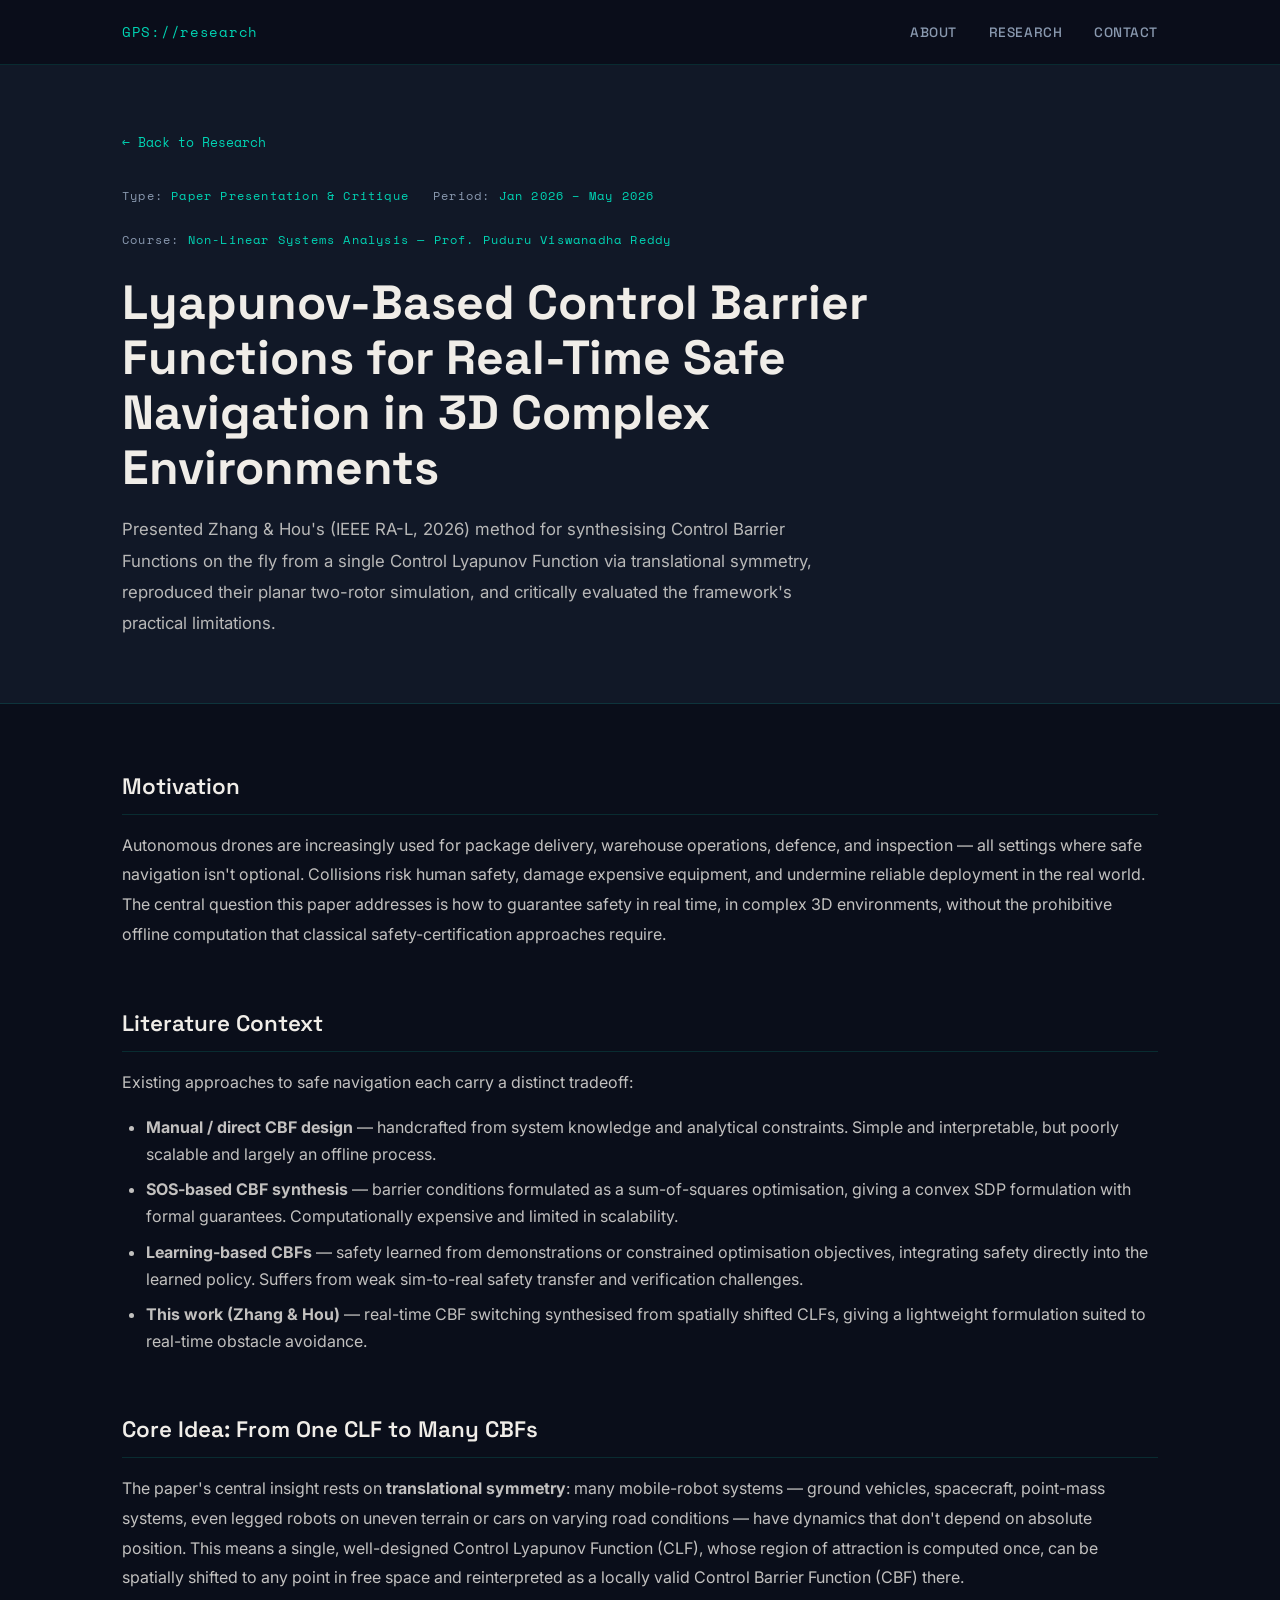
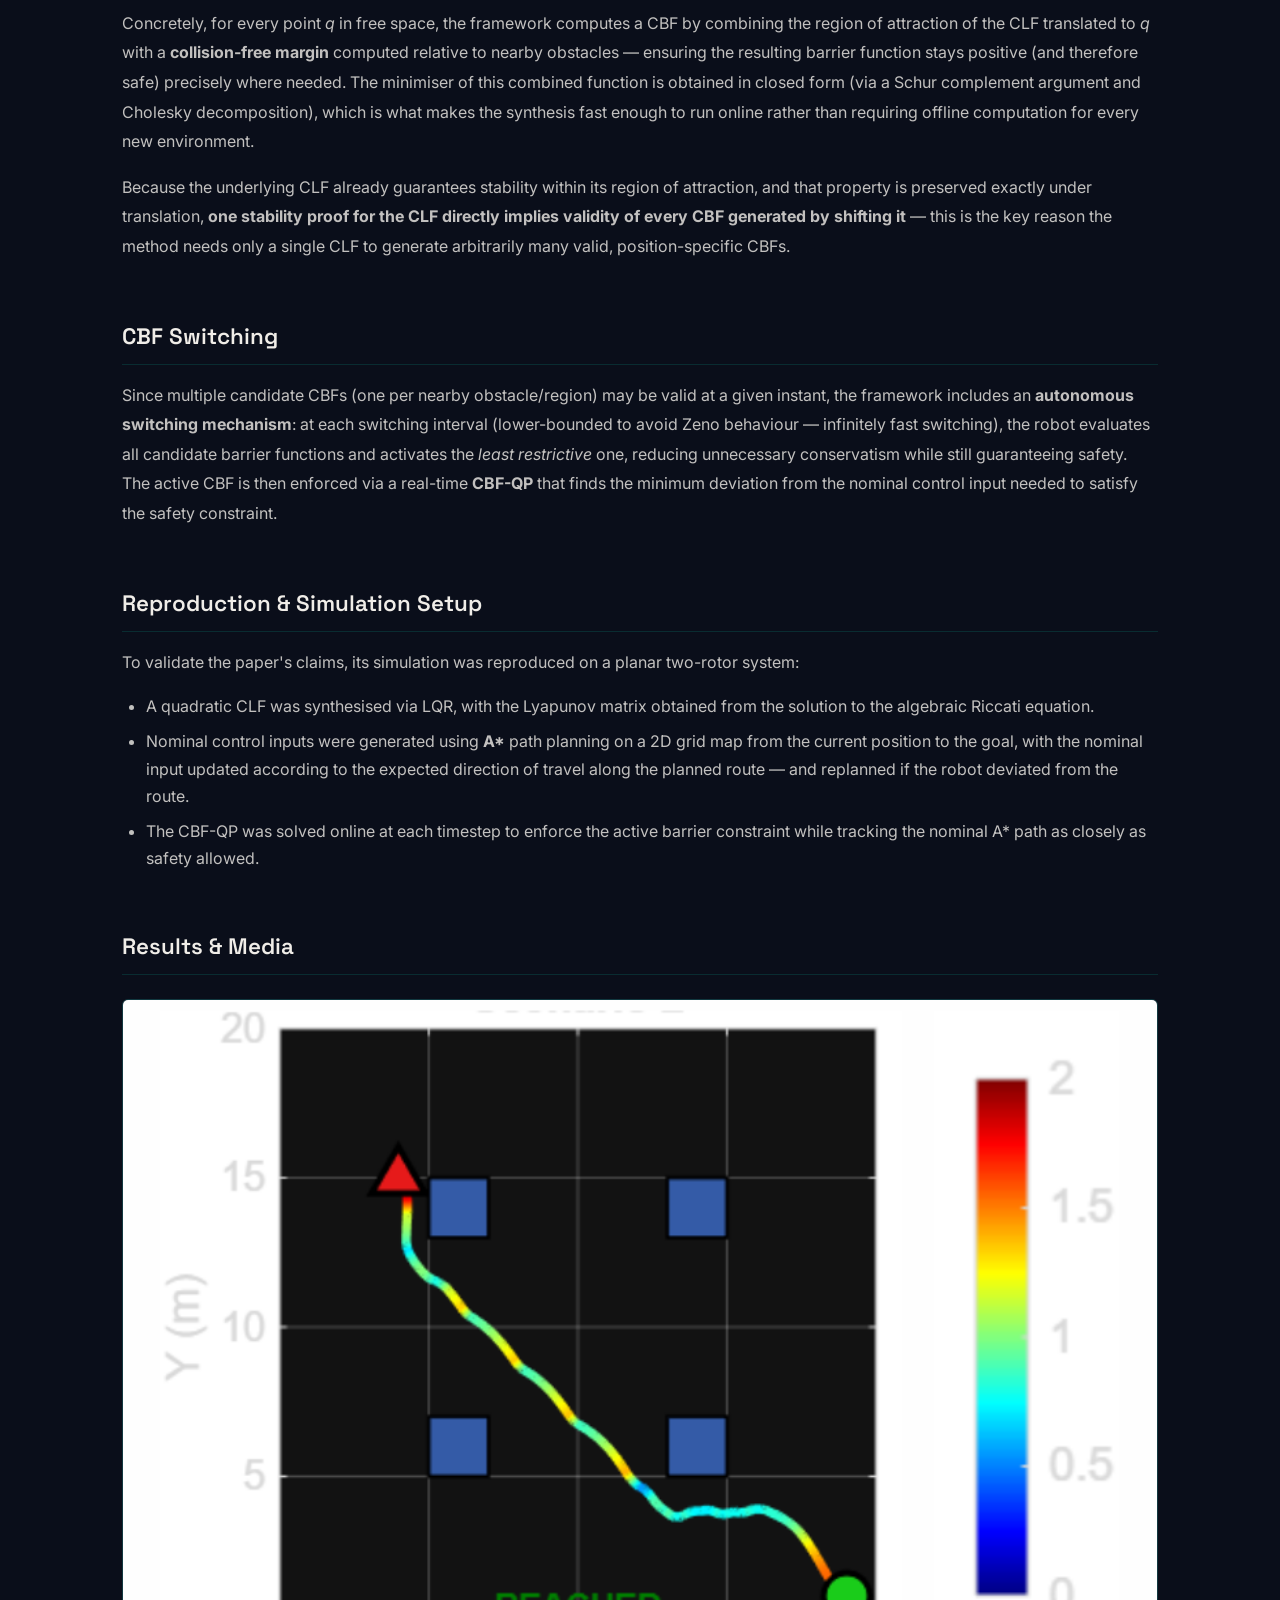
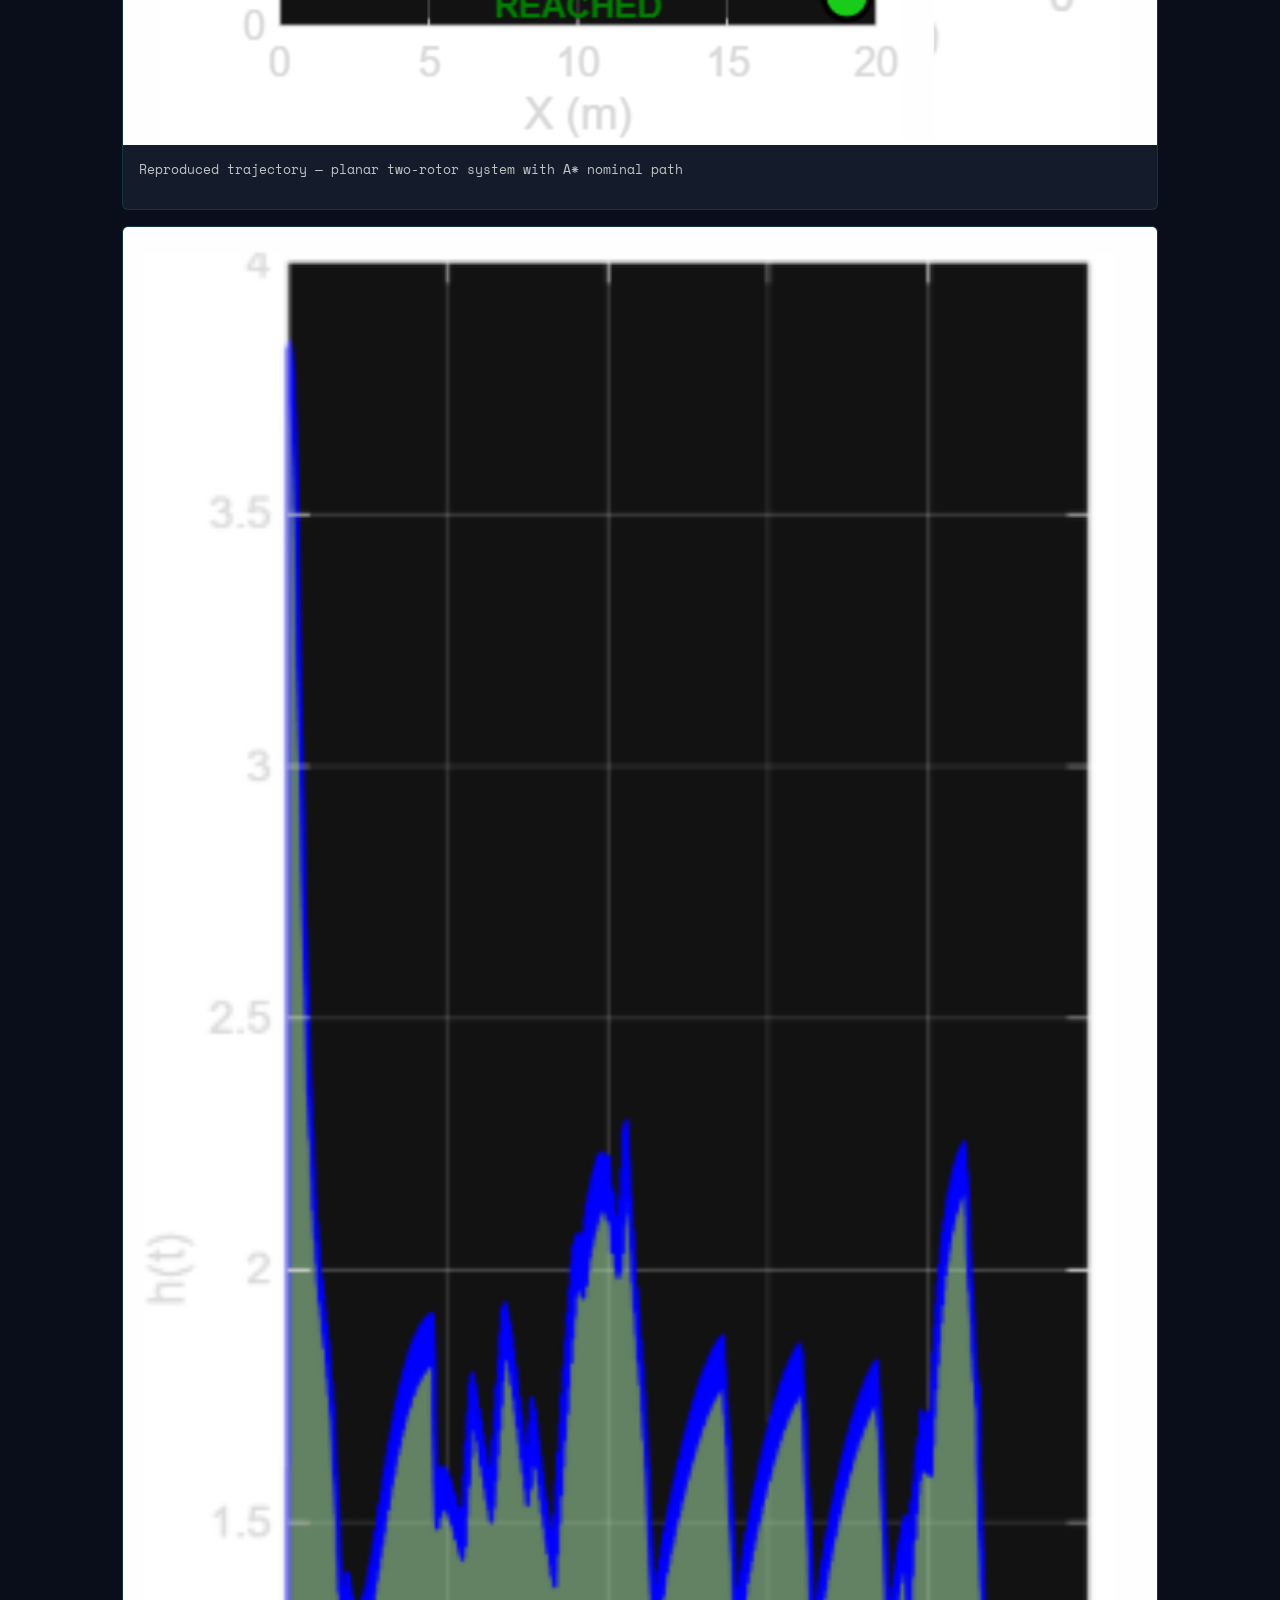
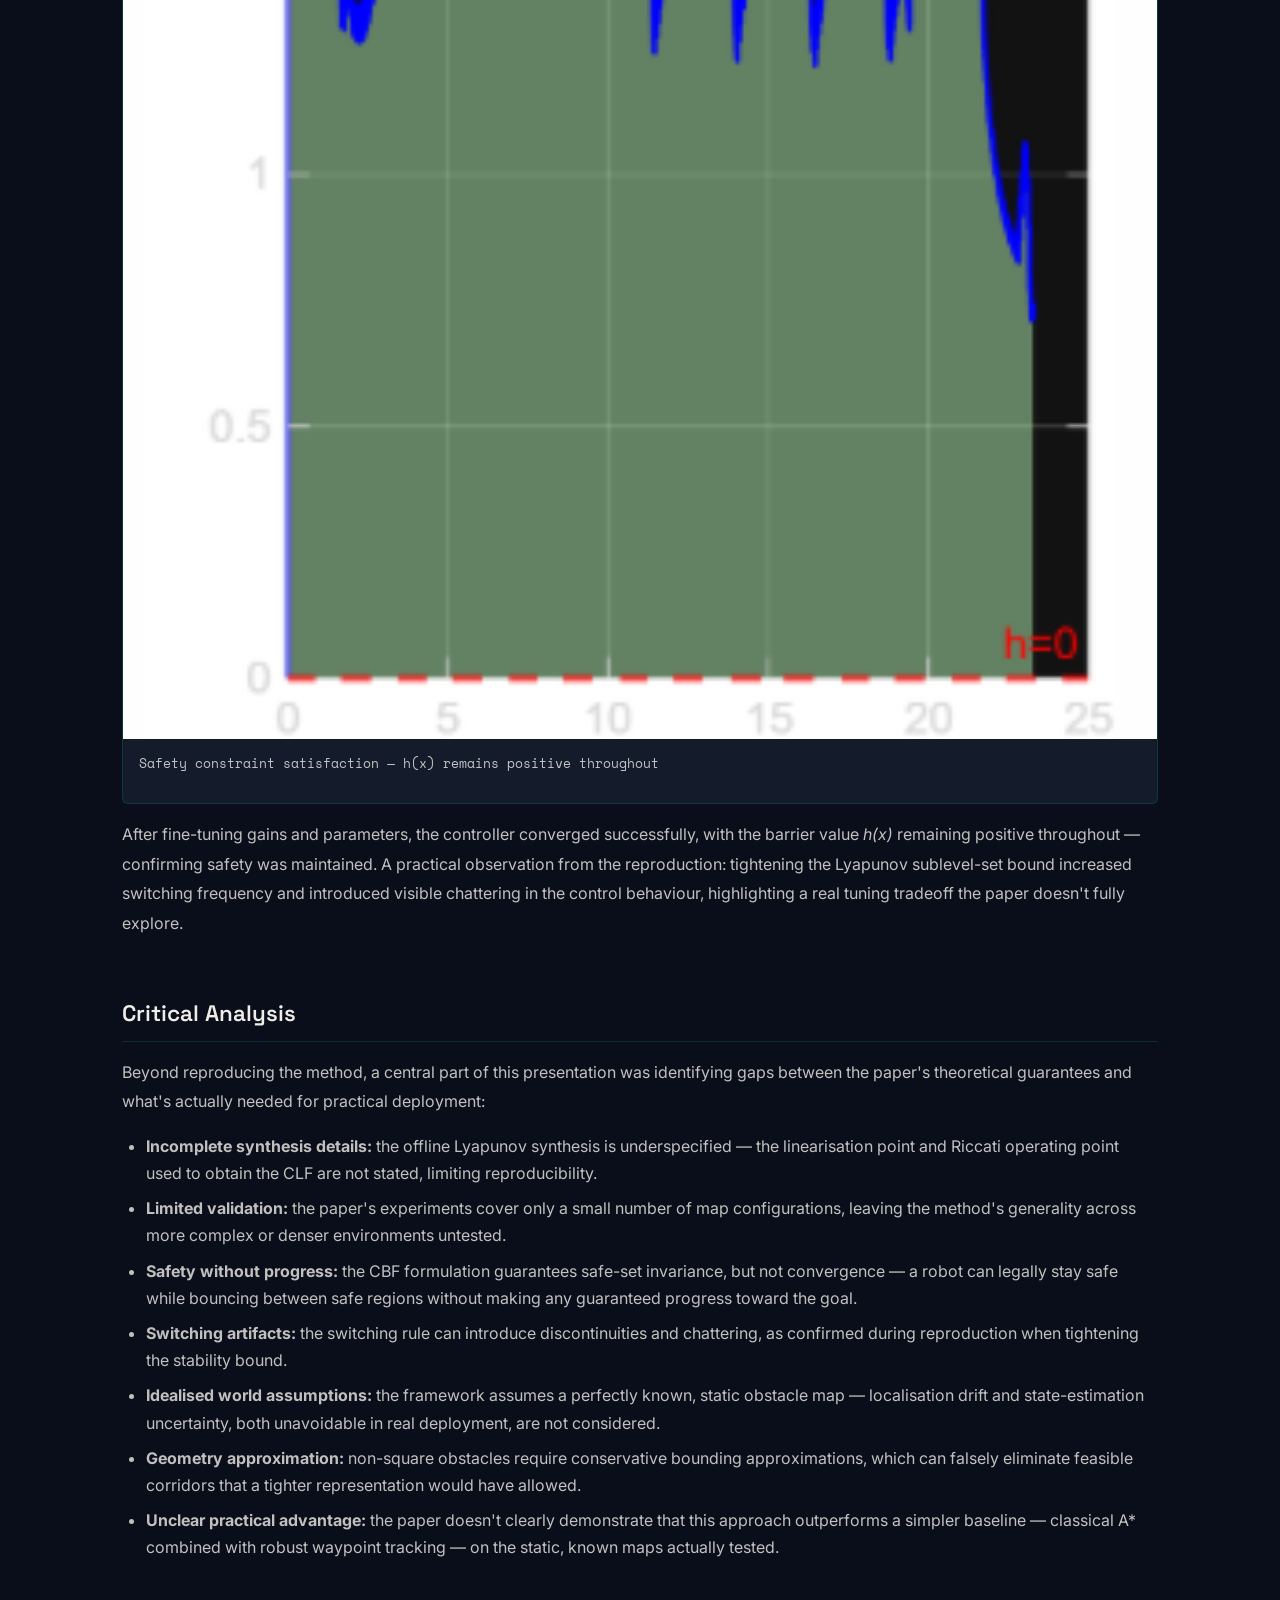
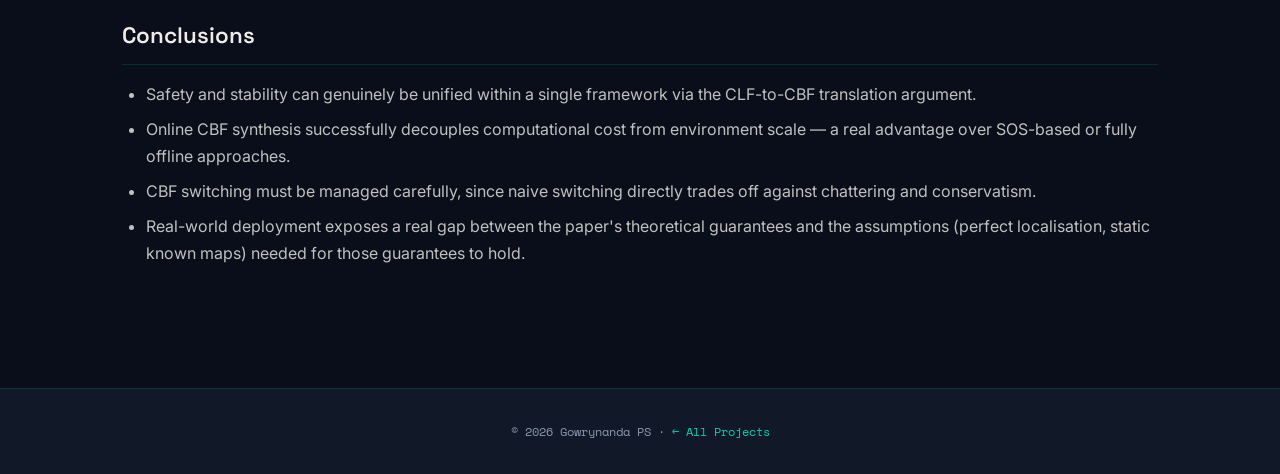
<file: projects/cbf-navigation/index.html>
<!DOCTYPE html>
<html lang="en">
<head>
  <meta charset="UTF-8" />
  <meta name="viewport" content="width=device-width, initial-scale=1.0" />
  <title>CBF Safe Navigation — Gowrynanda PS</title>
  <link rel="stylesheet" href="../../assets/css/style.css" />
</head>
<body>
<nav>
  <div class="nav-inner">
    <a href="../../" class="nav-logo">GPS://research</a>
    <ul class="nav-links">
      <li><a href="../../#about">About</a></li>
      <li><a href="../../#research">Research</a></li>
      <li><a href="../../#contact">Contact</a></li>
    </ul>
  </div>
</nav>
<div class="project-hero">
  <div class="container">
    <a href="../../#research" class="back-link">← Back to Research</a>
    <div class="project-meta">
      <span class="meta-item">Type: <span>Paper Presentation &amp; Critique</span></span>
      <span class="meta-item">Period: <span>Jan 2026 – May 2026</span></span>
      <span class="meta-item">Course: <span>Non-Linear Systems Analysis — Prof. Puduru Viswanadha Reddy</span></span>
    </div>
    <h1 class="project-detail-title">Lyapunov-Based Control Barrier Functions for Real-Time Safe Navigation in 3D Complex Environments</h1>
    <p class="project-detail-intro">
      Presented Zhang &amp; Hou's (IEEE RA-L, 2026) method for synthesising Control Barrier
      Functions on the fly from a single Control Lyapunov Function via translational symmetry,
      reproduced their planar two-rotor simulation, and critically evaluated the framework's
      practical limitations.
    </p>
  </div>
</div>
<div class="project-content">
  <div class="container">

    <div class="content-block">
      <h2>Motivation</h2>
      <p>
        Autonomous drones are increasingly used for package delivery, warehouse operations,
        defence, and inspection — all settings where safe navigation isn't optional. Collisions
        risk human safety, damage expensive equipment, and undermine reliable deployment in the
        real world. The central question this paper addresses is how to guarantee safety in real
        time, in complex 3D environments, without the prohibitive offline computation that
        classical safety-certification approaches require.
      </p>
    </div>

    <div class="content-block">
      <h2>Literature Context</h2>
      <p>Existing approaches to safe navigation each carry a distinct tradeoff:</p>
      <ul>
        <li><strong>Manual / direct CBF design</strong> — handcrafted from system knowledge and analytical constraints. Simple and interpretable, but poorly scalable and largely an offline process.</li>
        <li><strong>SOS-based CBF synthesis</strong> — barrier conditions formulated as a sum-of-squares optimisation, giving a convex SDP formulation with formal guarantees. Computationally expensive and limited in scalability.</li>
        <li><strong>Learning-based CBFs</strong> — safety learned from demonstrations or constrained optimisation objectives, integrating safety directly into the learned policy. Suffers from weak sim-to-real safety transfer and verification challenges.</li>
        <li><strong>This work (Zhang &amp; Hou)</strong> — real-time CBF switching synthesised from spatially shifted CLFs, giving a lightweight formulation suited to real-time obstacle avoidance.</li>
      </ul>
    </div>

    <div class="content-block">
      <h2>Core Idea: From One CLF to Many CBFs</h2>
      <p>
        The paper's central insight rests on <strong>translational symmetry</strong>: many
        mobile-robot systems — ground vehicles, spacecraft, point-mass systems, even legged robots
        on uneven terrain or cars on varying road conditions — have dynamics that don't depend on
        absolute position. This means a single, well-designed Control Lyapunov Function (CLF),
        whose region of attraction is computed once, can be spatially shifted to any point in free
        space and reinterpreted as a locally valid Control Barrier Function (CBF) there.
      </p>
      <p>
        Concretely, for every point <em>q</em> in free space, the framework computes a CBF by
        combining the region of attraction of the CLF translated to <em>q</em> with a
        <strong>collision-free margin</strong> computed relative to nearby obstacles — ensuring
        the resulting barrier function stays positive (and therefore safe) precisely where needed.
        The minimiser of this combined function is obtained in closed form (via a Schur complement
        argument and Cholesky decomposition), which is what makes the synthesis fast enough to run
        online rather than requiring offline computation for every new environment.
      </p>
      <p>
        Because the underlying CLF already guarantees stability within its region of attraction,
        and that property is preserved exactly under translation, <strong>one stability proof
        for the CLF directly implies validity of every CBF generated by shifting it</strong> —
        this is the key reason the method needs only a single CLF to generate arbitrarily many
        valid, position-specific CBFs.
      </p>
    </div>

    <div class="content-block">
      <h2>CBF Switching</h2>
      <p>
        Since multiple candidate CBFs (one per nearby obstacle/region) may be valid at a given
        instant, the framework includes an <strong>autonomous switching mechanism</strong>: at
        each switching interval (lower-bounded to avoid Zeno behaviour — infinitely fast
        switching), the robot evaluates all candidate barrier functions and activates the
        <em>least restrictive</em> one, reducing unnecessary conservatism while still guaranteeing
        safety. The active CBF is then enforced via a real-time <strong>CBF-QP</strong> that
        finds the minimum deviation from the nominal control input needed to satisfy the safety
        constraint.
      </p>
    </div>

    <div class="content-block">
      <h2>Reproduction &amp; Simulation Setup</h2>
      <p>
        To validate the paper's claims, its simulation was reproduced on a planar two-rotor
        system:
      </p>
      <ul>
        <li>A quadratic CLF was synthesised via LQR, with the Lyapunov matrix obtained from the solution to the algebraic Riccati equation.</li>
        <li>Nominal control inputs were generated using <strong>A*</strong> path planning on a 2D grid map from the current position to the goal, with the nominal input updated according to the expected direction of travel along the planned route — and replanned if the robot deviated from the route.</li>
        <li>The CBF-QP was solved online at each timestep to enforce the active barrier constraint while tracking the nominal A* path as closely as safety allowed.</li>
      </ul>
    </div>

    <div class="content-block">
      <h2>Results &amp; Media</h2>
      <div class="media-grid" style="grid-template-columns: 1fr;">
        <div class="media-item">
          <img src="../../assets/images/cbf_trajectory.png" alt="CBF trajectory" style="width: 100%; object-fit: contain; background: var(--navy-light);" />
          <p class="media-caption">Reproduced trajectory — planar two-rotor system with A* nominal path</p>
        </div>
        <div class="media-item">
          <img src="../../assets/images/safety_function.png" alt="CBF values over time" style="width: 100%; object-fit: contain; background: var(--navy-light);" />
          <p class="media-caption">Safety constraint satisfaction — h(x) remains positive throughout</p>
        </div>
      </div>
      <p style="margin-top: 1rem;">
        After fine-tuning gains and parameters, the controller converged successfully, with the
        barrier value <em>h(x)</em> remaining positive throughout — confirming safety was
        maintained. A practical observation from the reproduction: tightening the Lyapunov
        sublevel-set bound increased switching frequency and introduced visible chattering in the
        control behaviour, highlighting a real tuning tradeoff the paper doesn't fully explore.
      </p>
    </div>

    <div class="content-block">
      <h2>Critical Analysis</h2>
      <p>
        Beyond reproducing the method, a central part of this presentation was identifying gaps
        between the paper's theoretical guarantees and what's actually needed for practical
        deployment:
      </p>
      <ul>
        <li><strong>Incomplete synthesis details:</strong> the offline Lyapunov synthesis is underspecified — the linearisation point and Riccati operating point used to obtain the CLF are not stated, limiting reproducibility.</li>
        <li><strong>Limited validation:</strong> the paper's experiments cover only a small number of map configurations, leaving the method's generality across more complex or denser environments untested.</li>
        <li><strong>Safety without progress:</strong> the CBF formulation guarantees safe-set invariance, but not convergence — a robot can legally stay safe while bouncing between safe regions without making any guaranteed progress toward the goal.</li>
        <li><strong>Switching artifacts:</strong> the switching rule can introduce discontinuities and chattering, as confirmed during reproduction when tightening the stability bound.</li>
        <li><strong>Idealised world assumptions:</strong> the framework assumes a perfectly known, static obstacle map — localisation drift and state-estimation uncertainty, both unavoidable in real deployment, are not considered.</li>
        <li><strong>Geometry approximation:</strong> non-square obstacles require conservative bounding approximations, which can falsely eliminate feasible corridors that a tighter representation would have allowed.</li>
        <li><strong>Unclear practical advantage:</strong> the paper doesn't clearly demonstrate that this approach outperforms a simpler baseline — classical A* combined with robust waypoint tracking — on the static, known maps actually tested.</li>
      </ul>
    </div>

    <div class="content-block">
      <h2>Conclusions</h2>
      <ul>
        <li>Safety and stability can genuinely be unified within a single framework via the CLF-to-CBF translation argument.</li>
        <li>Online CBF synthesis successfully decouples computational cost from environment scale — a real advantage over SOS-based or fully offline approaches.</li>
        <li>CBF switching must be managed carefully, since naive switching directly trades off against chattering and conservatism.</li>
        <li>Real-world deployment exposes a real gap between the paper's theoretical guarantees and the assumptions (perfect localisation, static known maps) needed for those guarantees to hold.</li>
      </ul>
    </div>

  </div>
</div>
<footer>
  <p>© 2026 Gowrynanda PS · <a href="../../#research">← All Projects</a></p>
</footer>
</body>
</html>
</file>
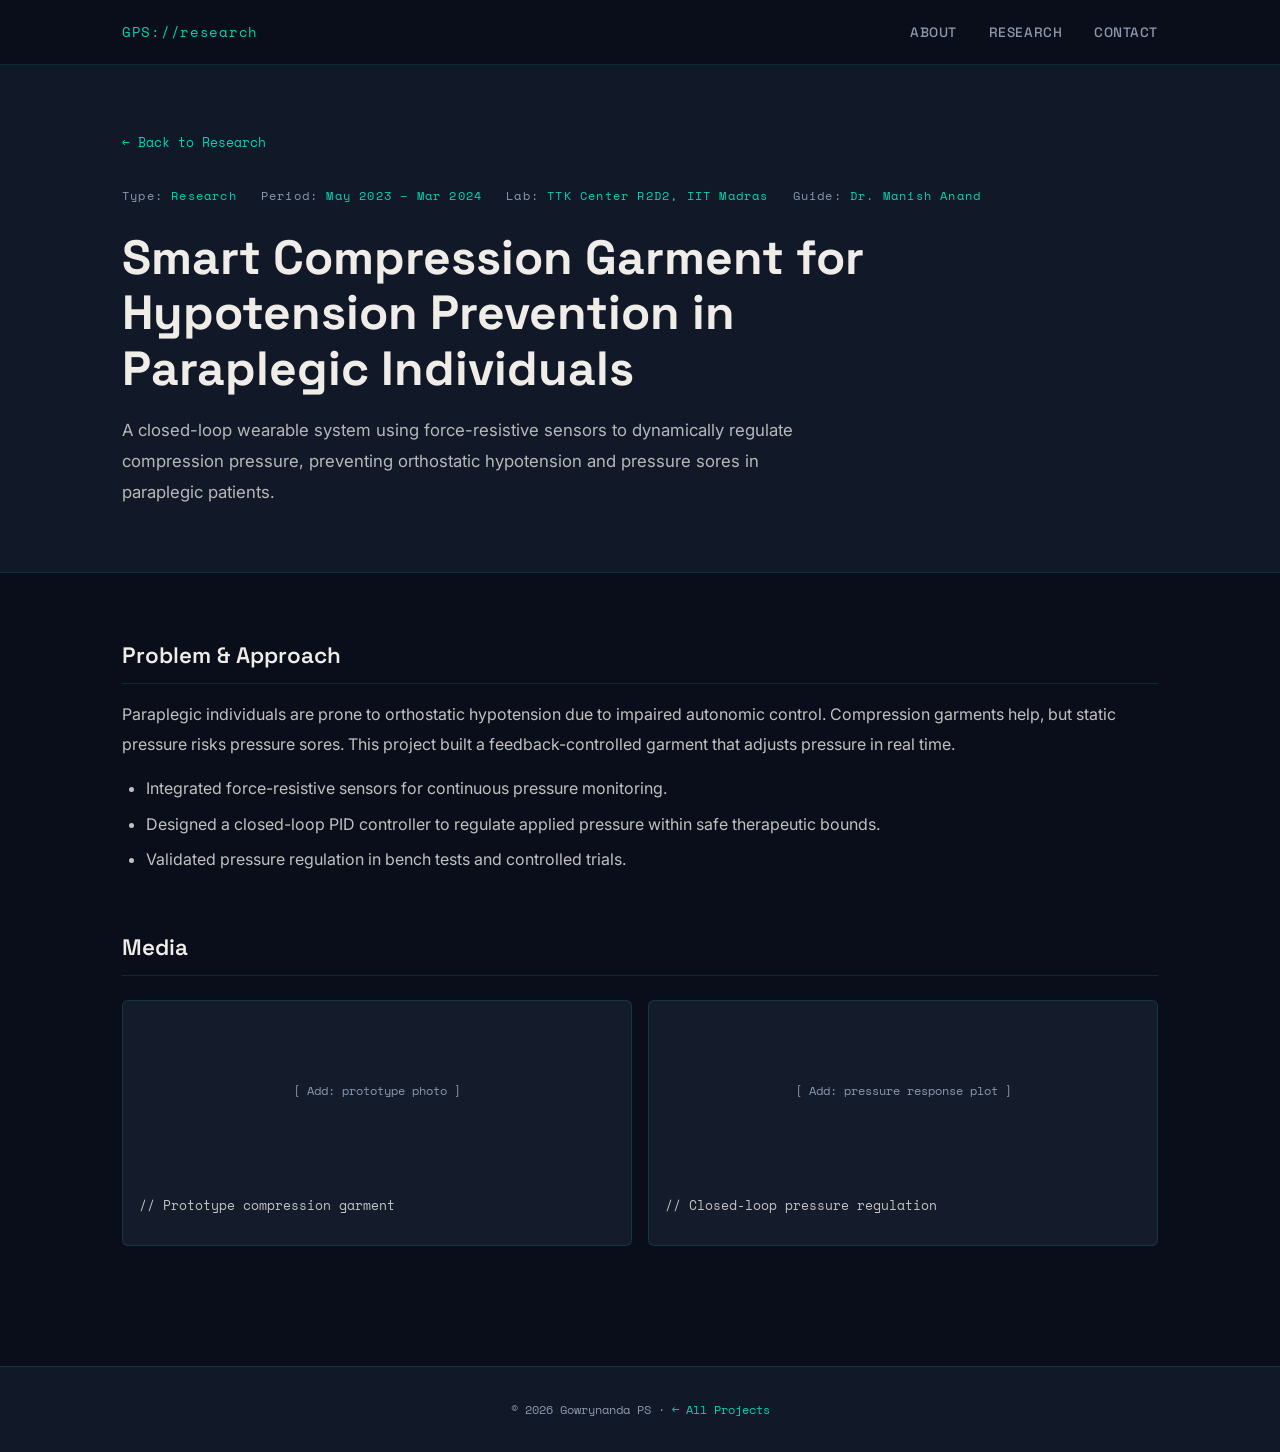
<file: projects/compression-garment/index.html>
<!DOCTYPE html>
<html lang="en">
<head>
  <meta charset="UTF-8" />
  <meta name="viewport" content="width=device-width, initial-scale=1.0" />
  <title>Smart Compression Garment — Gowrynanda PS</title>
  <link rel="stylesheet" href="../../assets/css/style.css" />
</head>
<body>
<nav>
  <div class="nav-inner">
    <a href="../../" class="nav-logo">GPS://research</a>
    <ul class="nav-links">
      <li><a href="../../#about">About</a></li>
      <li><a href="../../#research">Research</a></li>
      <li><a href="../../#contact">Contact</a></li>
    </ul>
  </div>
</nav>
<div class="project-hero">
  <div class="container">
    <a href="../../#research" class="back-link">← Back to Research</a>
    <div class="project-meta">
      <span class="meta-item">Type: <span>Research</span></span>
      <span class="meta-item">Period: <span>May 2023 – Mar 2024</span></span>
      <span class="meta-item">Lab: <span>TTK Center R2D2, IIT Madras</span></span>
      <span class="meta-item">Guide: <span>Dr. Manish Anand</span></span>
    </div>
    <h1 class="project-detail-title">Smart Compression Garment for Hypotension Prevention in Paraplegic Individuals</h1>
    <p class="project-detail-intro">
      A closed-loop wearable system using force-resistive sensors to dynamically regulate compression
      pressure, preventing orthostatic hypotension and pressure sores in paraplegic patients.
    </p>
  </div>
</div>
<div class="project-content">
  <div class="container">
    <div class="content-block">
      <h2>Problem &amp; Approach</h2>
      <p>Paraplegic individuals are prone to orthostatic hypotension due to impaired autonomic control. Compression garments help, but static pressure risks pressure sores. This project built a feedback-controlled garment that adjusts pressure in real time.</p>
      <ul>
        <li>Integrated force-resistive sensors for continuous pressure monitoring.</li>
        <li>Designed a closed-loop PID controller to regulate applied pressure within safe therapeutic bounds.</li>
        <li>Validated pressure regulation in bench tests and controlled trials.</li>
      </ul>
    </div>
    <div class="content-block">
      <h2>Media</h2>
      <div class="media-grid">
        <div class="media-item">
          <div class="media-placeholder">[ Add: prototype photo ]</div>
          <p class="media-caption">// Prototype compression garment</p>
        </div>
        <div class="media-item">
          <div class="media-placeholder">[ Add: pressure response plot ]</div>
          <p class="media-caption">// Closed-loop pressure regulation</p>
        </div>
      </div>
    </div>
  </div>
</div>
<footer>
  <p>© 2026 Gowrynanda PS · <a href="../../#research">← All Projects</a></p>
</footer>
</body>
</html>
</file>
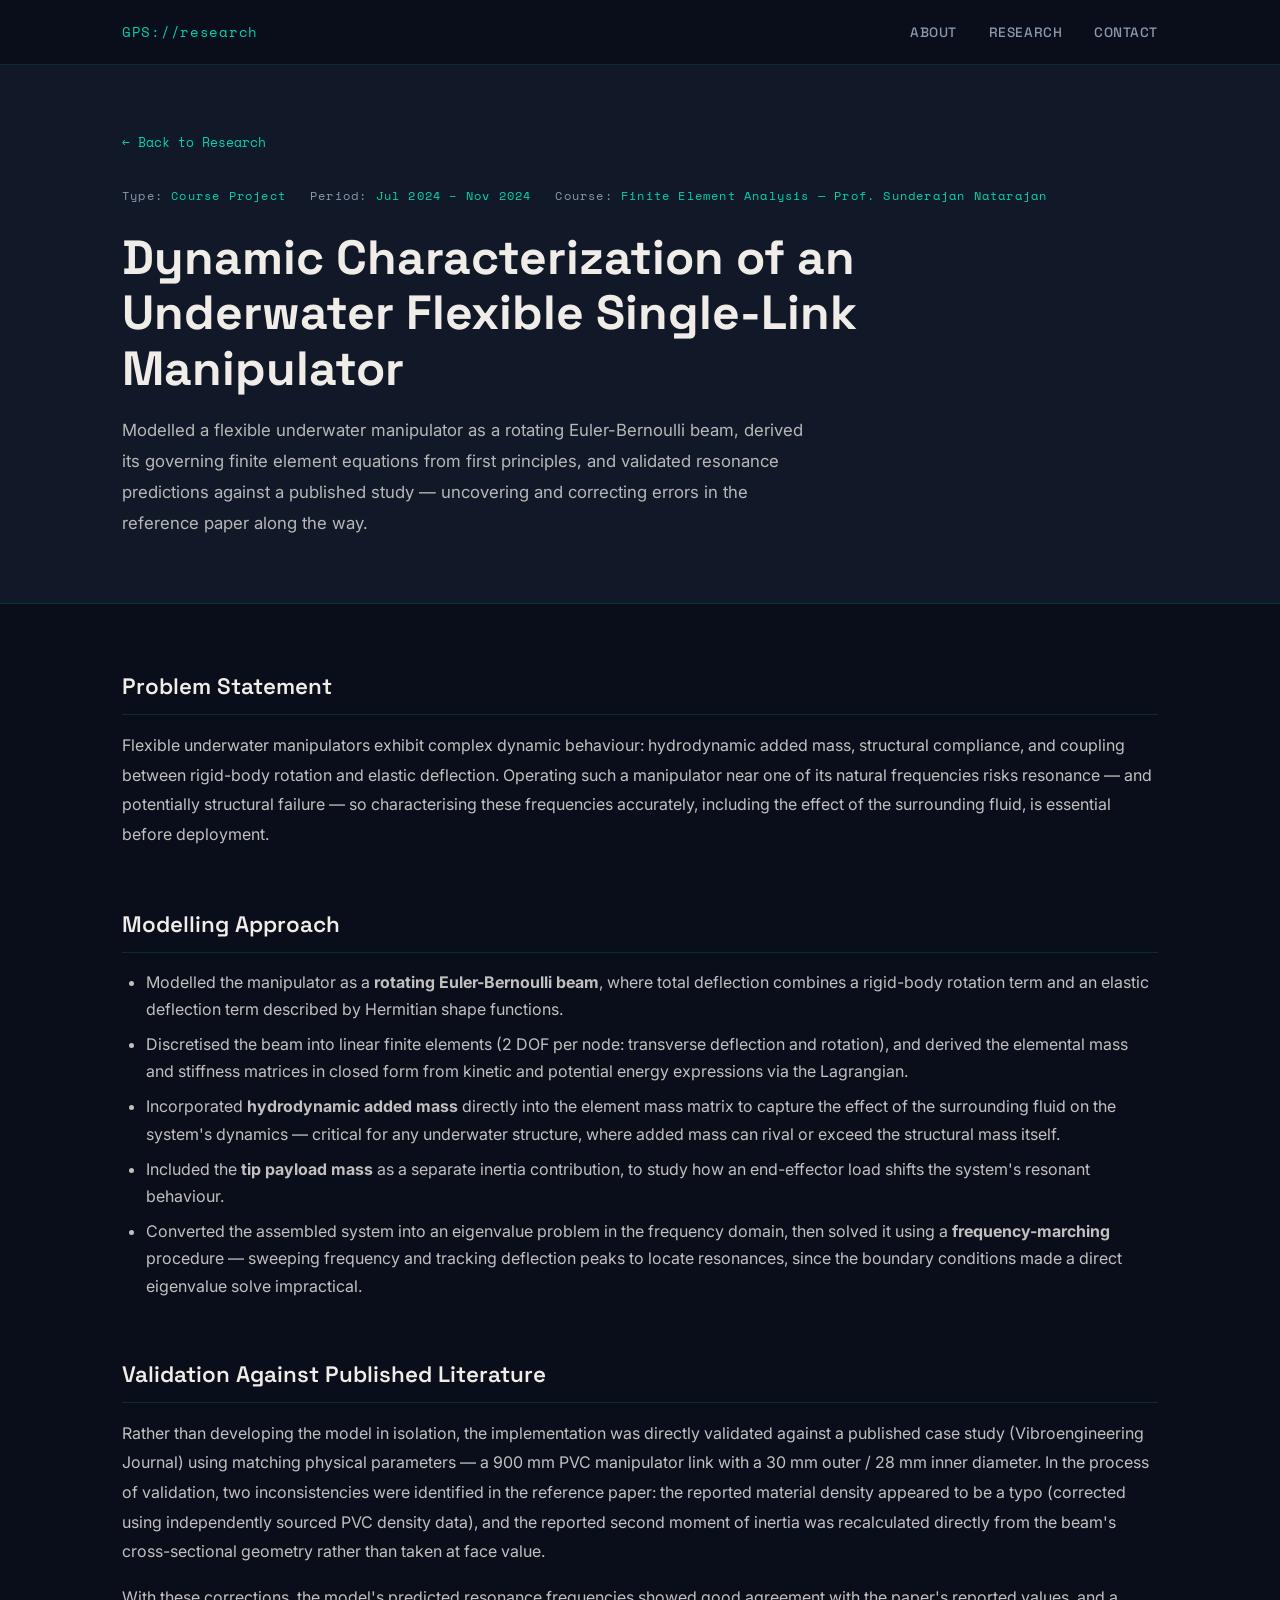
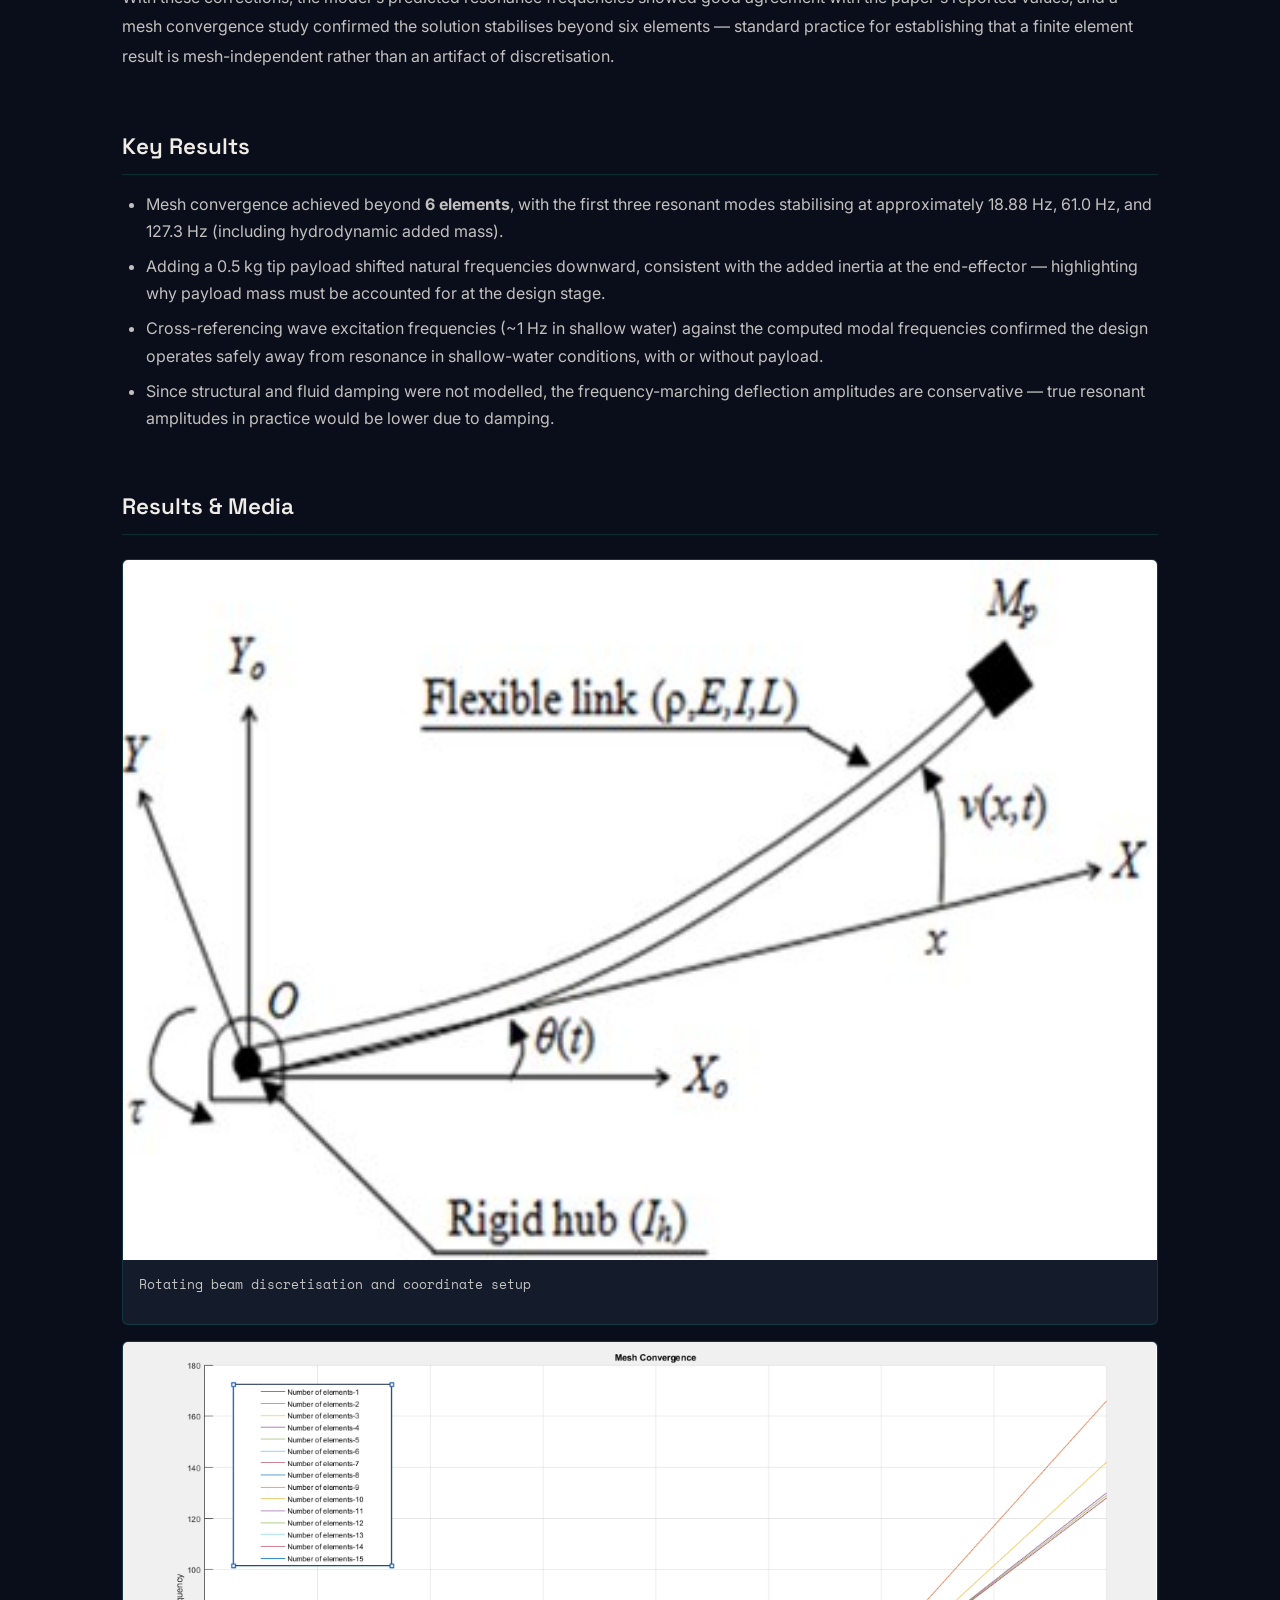
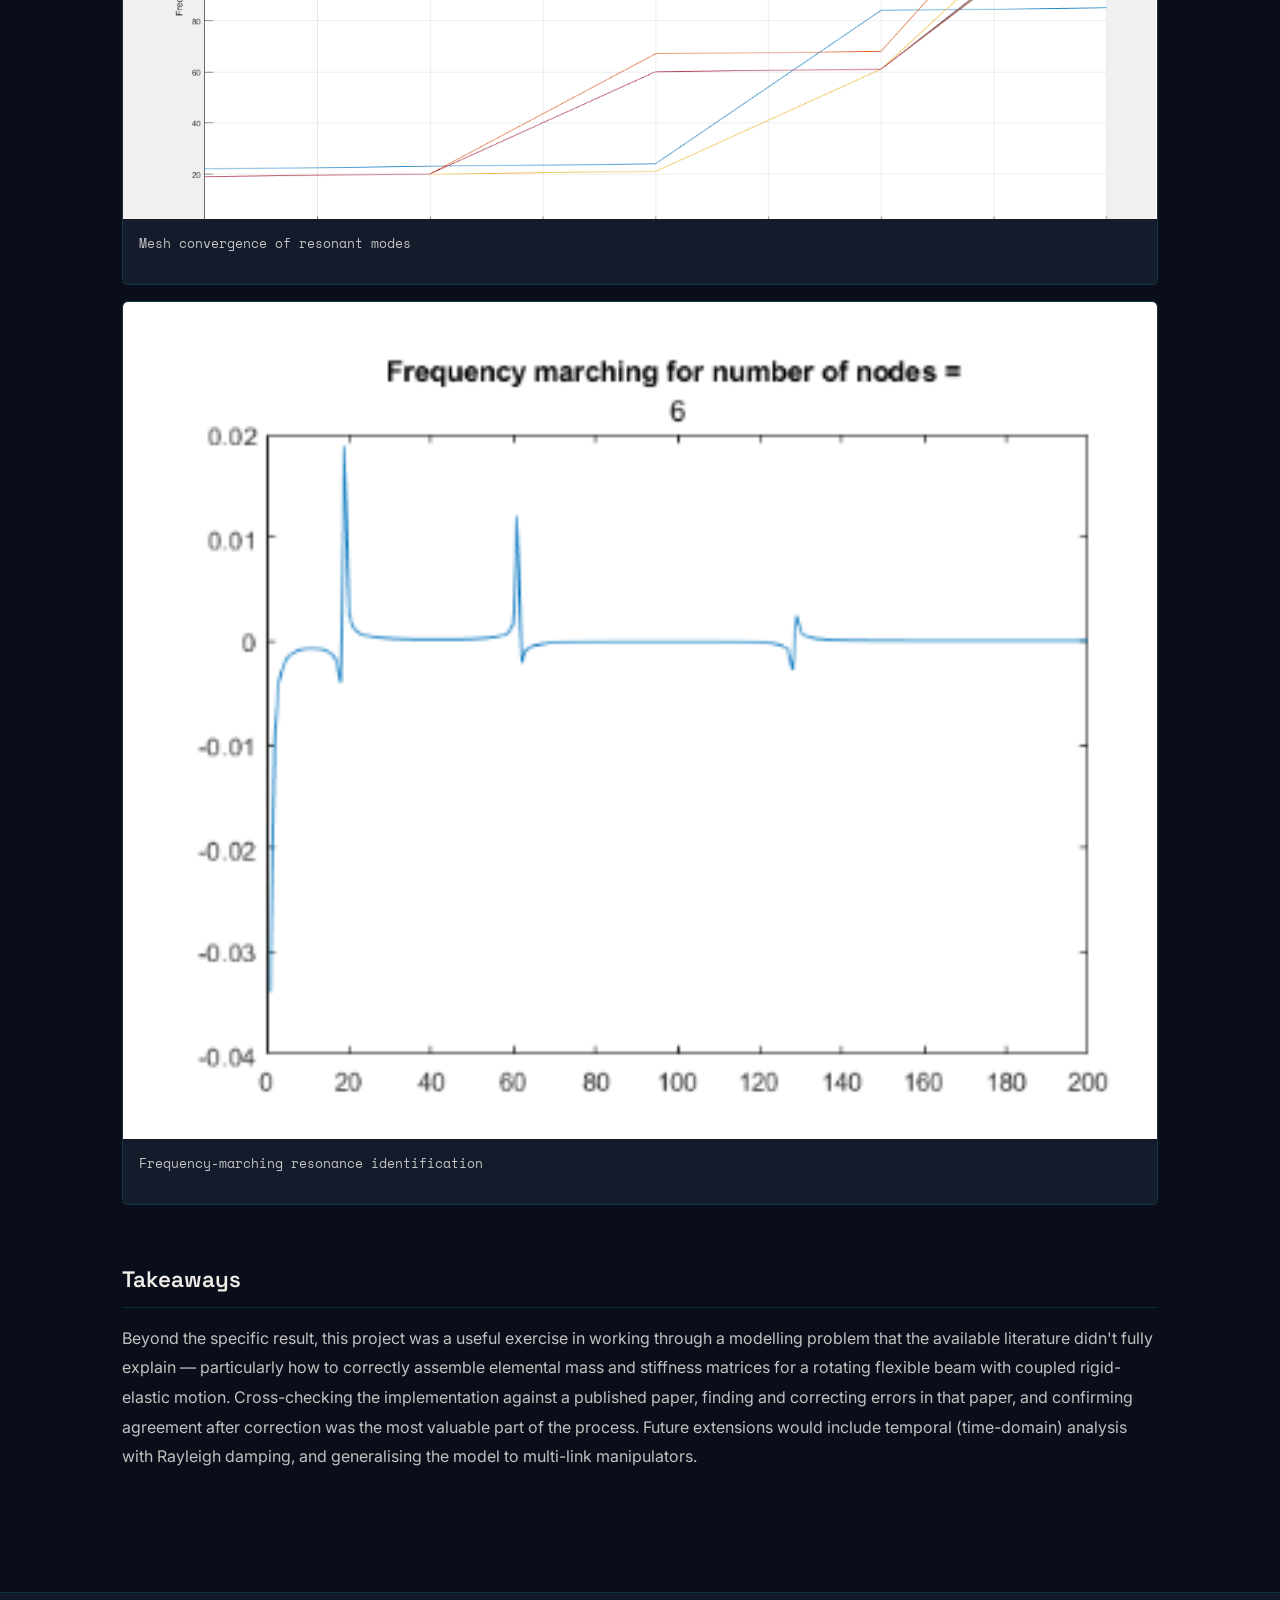
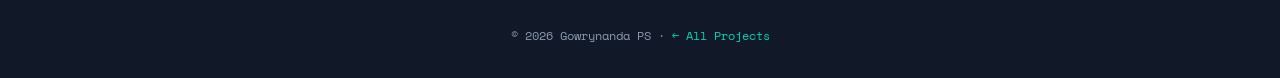
<file: projects/fem-manipulator/index.html>
<!DOCTYPE html>
<html lang="en">
<head>
  <meta charset="UTF-8" />
  <meta name="viewport" content="width=device-width, initial-scale=1.0" />
  <title>FEM Underwater Manipulator — Gowrynanda PS</title>
  <link rel="stylesheet" href="../../assets/css/style.css" />
</head>
<body>
<nav>
  <div class="nav-inner">
    <a href="../../" class="nav-logo">GPS://research</a>
    <ul class="nav-links">
      <li><a href="../../#about">About</a></li>
      <li><a href="../../#research">Research</a></li>
      <li><a href="../../#contact">Contact</a></li>
    </ul>
  </div>
</nav>
<div class="project-hero">
  <div class="container">
    <a href="../../#research" class="back-link">← Back to Research</a>
    <div class="project-meta">
      <span class="meta-item">Type: <span>Course Project</span></span>
      <span class="meta-item">Period: <span>Jul 2024 – Nov 2024</span></span>
      <span class="meta-item">Course: <span>Finite Element Analysis — Prof. Sunderajan Natarajan</span></span>
    </div>
    <h1 class="project-detail-title">Dynamic Characterization of an Underwater Flexible Single-Link Manipulator</h1>
    <p class="project-detail-intro">
      Modelled a flexible underwater manipulator as a rotating Euler-Bernoulli beam, derived its
      governing finite element equations from first principles, and validated resonance predictions
      against a published study — uncovering and correcting errors in the reference paper along the way.
    </p>
  </div>
</div>
<div class="project-content">
  <div class="container">

    <div class="content-block">
      <h2>Problem Statement</h2>
      <p>
        Flexible underwater manipulators exhibit complex dynamic behaviour: hydrodynamic added
        mass, structural compliance, and coupling between rigid-body rotation and elastic
        deflection. Operating such a manipulator near one of its natural frequencies risks
        resonance — and potentially structural failure — so characterising these frequencies
        accurately, including the effect of the surrounding fluid, is essential before deployment.
      </p>
    </div>

    <div class="content-block">
      <h2>Modelling Approach</h2>
      <ul>
        <li>Modelled the manipulator as a <strong>rotating Euler-Bernoulli beam</strong>, where total deflection combines a rigid-body rotation term and an elastic deflection term described by Hermitian shape functions.</li>
        <li>Discretised the beam into linear finite elements (2 DOF per node: transverse deflection and rotation), and derived the elemental mass and stiffness matrices in closed form from kinetic and potential energy expressions via the Lagrangian.</li>
        <li>Incorporated <strong>hydrodynamic added mass</strong> directly into the element mass matrix to capture the effect of the surrounding fluid on the system's dynamics — critical for any underwater structure, where added mass can rival or exceed the structural mass itself.</li>
        <li>Included the <strong>tip payload mass</strong> as a separate inertia contribution, to study how an end-effector load shifts the system's resonant behaviour.</li>
        <li>Converted the assembled system into an eigenvalue problem in the frequency domain, then solved it using a <strong>frequency-marching</strong> procedure — sweeping frequency and tracking deflection peaks to locate resonances, since the boundary conditions made a direct eigenvalue solve impractical.</li>
      </ul>
    </div>

    <div class="content-block">
      <h2>Validation Against Published Literature</h2>
      <p>
        Rather than developing the model in isolation, the implementation was directly validated
        against a published case study (Vibroengineering Journal) using matching physical
        parameters — a 900 mm PVC manipulator link with a 30 mm outer / 28 mm inner diameter.
        In the process of validation, two inconsistencies were identified in the reference paper:
        the reported material density appeared to be a typo (corrected using independently sourced
        PVC density data), and the reported second moment of inertia was recalculated directly from
        the beam's cross-sectional geometry rather than taken at face value.
      </p>
      <p>
        With these corrections, the model's predicted resonance frequencies showed good agreement
        with the paper's reported values, and a mesh convergence study confirmed the solution
        stabilises beyond six elements — standard practice for establishing that a finite element
        result is mesh-independent rather than an artifact of discretisation.
      </p>
    </div>

    <div class="content-block">
      <h2>Key Results</h2>
      <ul>
        <li>Mesh convergence achieved beyond <strong>6 elements</strong>, with the first three resonant modes stabilising at approximately 18.88 Hz, 61.0 Hz, and 127.3 Hz (including hydrodynamic added mass).</li>
        <li>Adding a 0.5 kg tip payload shifted natural frequencies downward, consistent with the added inertia at the end-effector — highlighting why payload mass must be accounted for at the design stage.</li>
        <li>Cross-referencing wave excitation frequencies (~1 Hz in shallow water) against the computed modal frequencies confirmed the design operates safely away from resonance in shallow-water conditions, with or without payload.</li>
        <li>Since structural and fluid damping were not modelled, the frequency-marching deflection amplitudes are conservative — true resonant amplitudes in practice would be lower due to damping.</li>
      </ul>
    </div>

    <div class="content-block">
      <h2>Results &amp; Media</h2>
      <div class="media-grid" style="grid-template-columns: 1fr;">
        <div class="media-item">
         <img src="../../assets/images/fem_thumb.jpg" alt="Rotating beam discretisation" style="width: 100%; object-fit: contain; background: var(--navy-light);" />
          <p class="media-caption">Rotating beam discretisation and coordinate setup</p>
        </div>
        <div class="media-item">
          <img src="../../assets/images/mesh convergence fem.png" alt="Mesh Convergence" style="width: 100%; object-fit: contain; background: var(--navy-light);" />
          <p class="media-caption">Mesh convergence of resonant modes</p>
        </div>
        <div class="media-item">
          <img src="../../assets/images/Frequency marching fem.png" alt="Frequency marching" style="width: 100%; object-fit: contain; background: var(--navy-light);" />
          <p class="media-caption">Frequency-marching resonance identification</p>
        </div>
      </div>
    </div>

    <div class="content-block">
      <h2>Takeaways</h2>
      <p>
        Beyond the specific result, this project was a useful exercise in working through a modelling
        problem that the available literature didn't fully explain — particularly how to correctly
        assemble elemental mass and stiffness matrices for a rotating flexible beam with coupled
        rigid-elastic motion. Cross-checking the implementation against a published paper, finding
        and correcting errors in that paper, and confirming agreement after correction was the most
        valuable part of the process. Future extensions would include temporal (time-domain)
        analysis with Rayleigh damping, and generalising the model to multi-link manipulators.
      </p>
    </div>

  </div>
</div>
<footer>
  <p>© 2026 Gowrynanda PS · <a href="../../#research">← All Projects</a></p>
</footer>
</body>
</html>
</file>
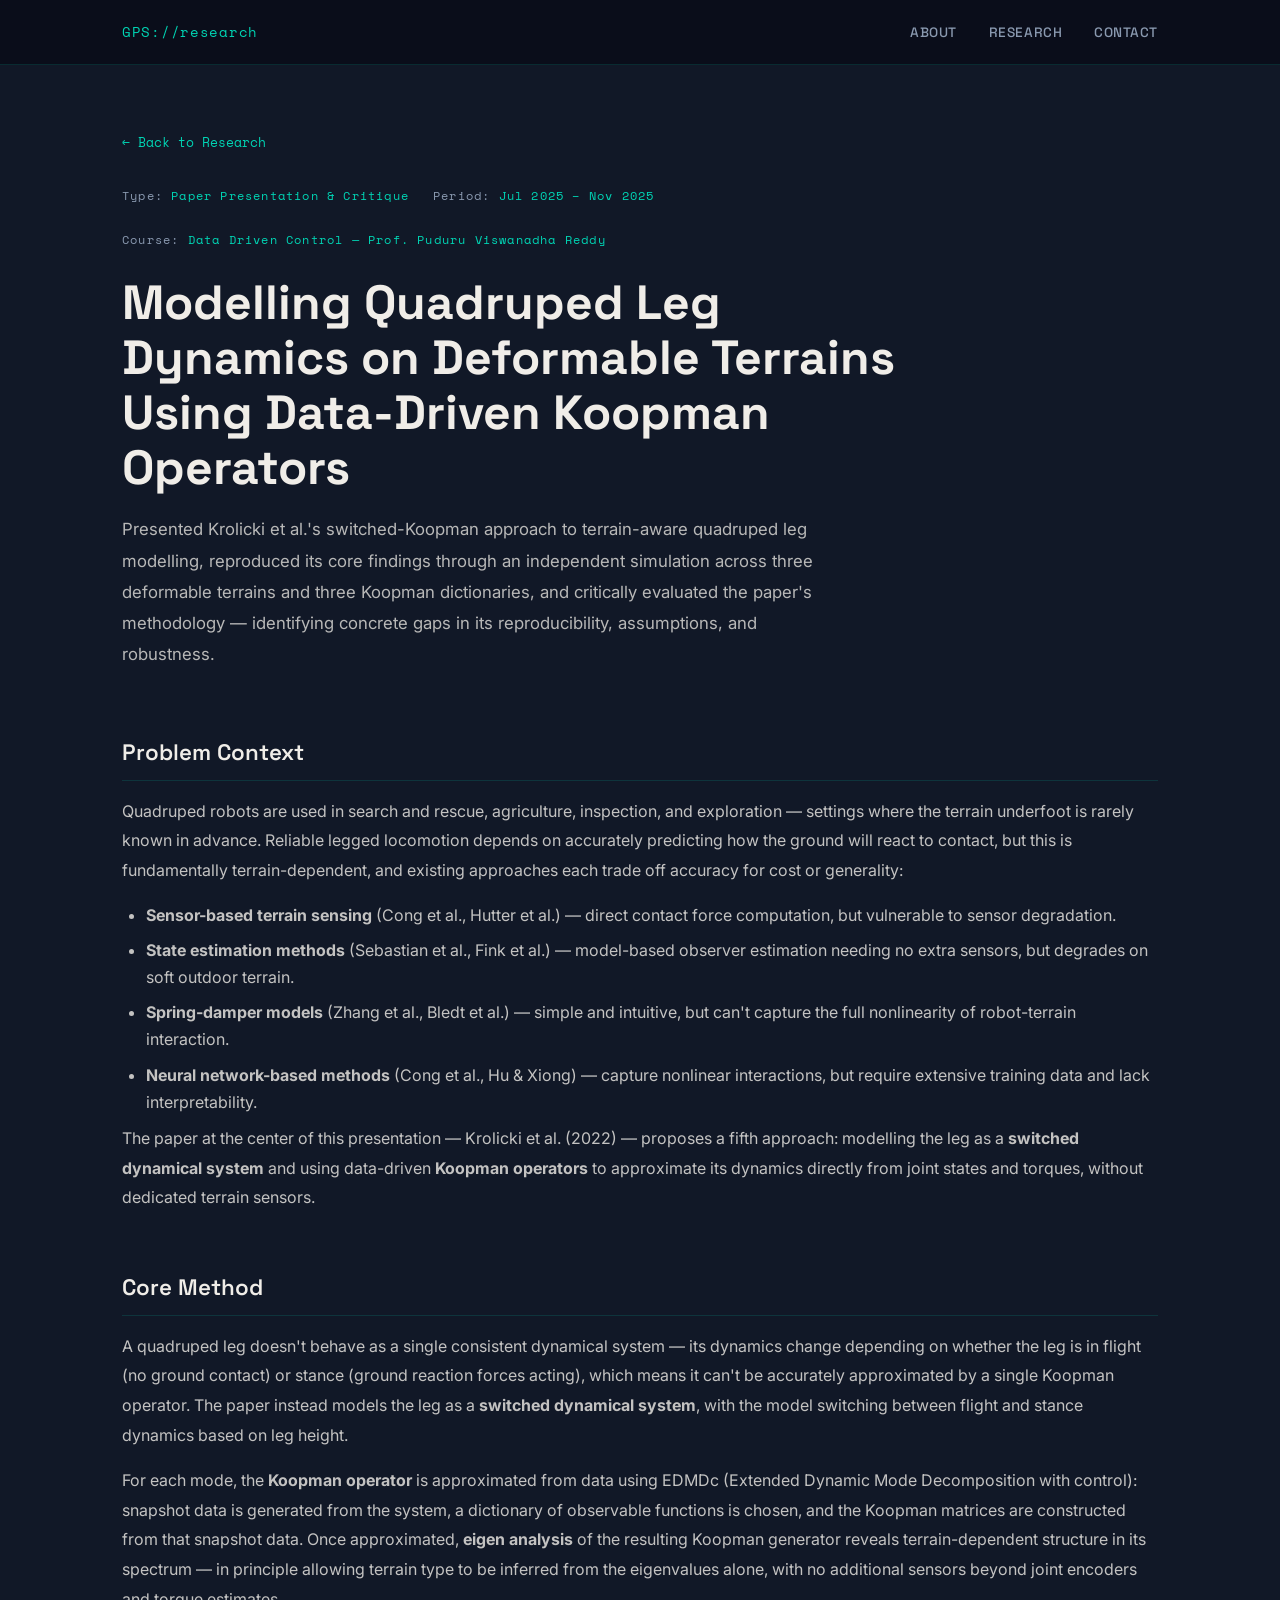
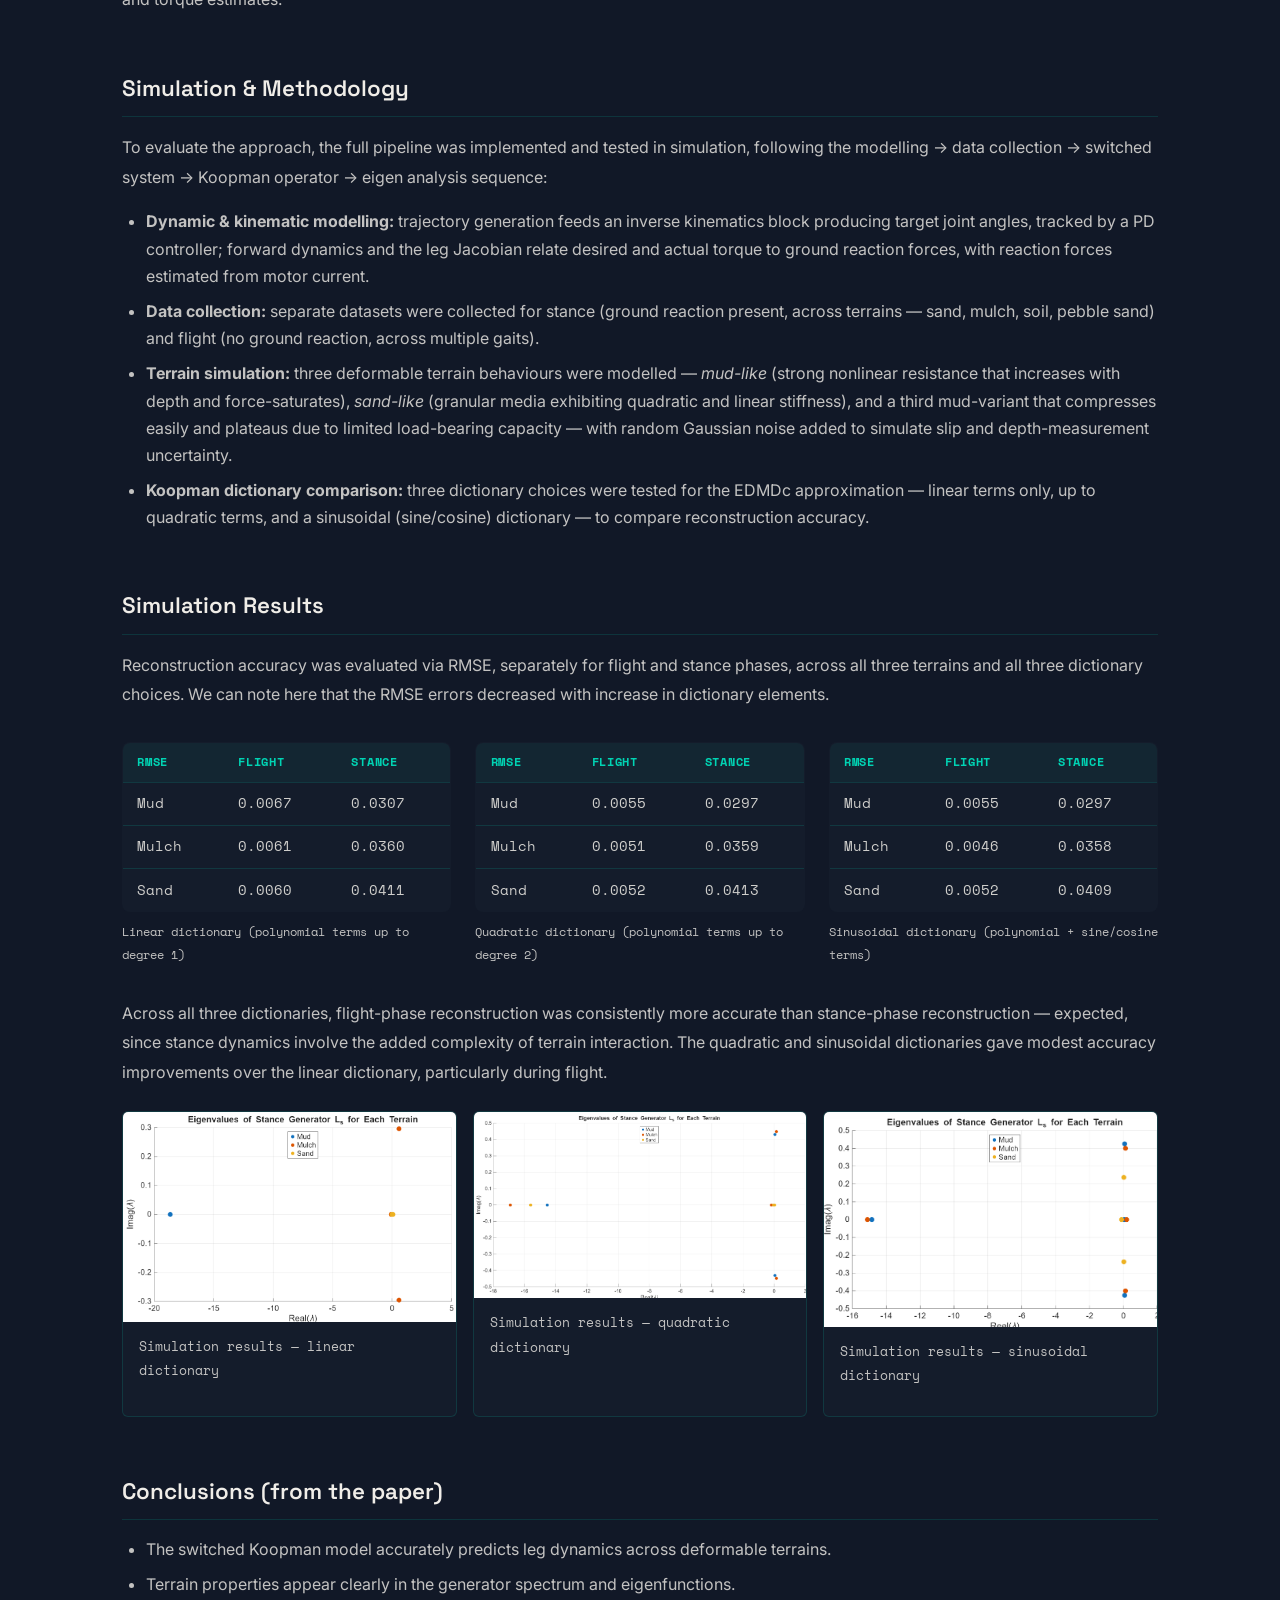
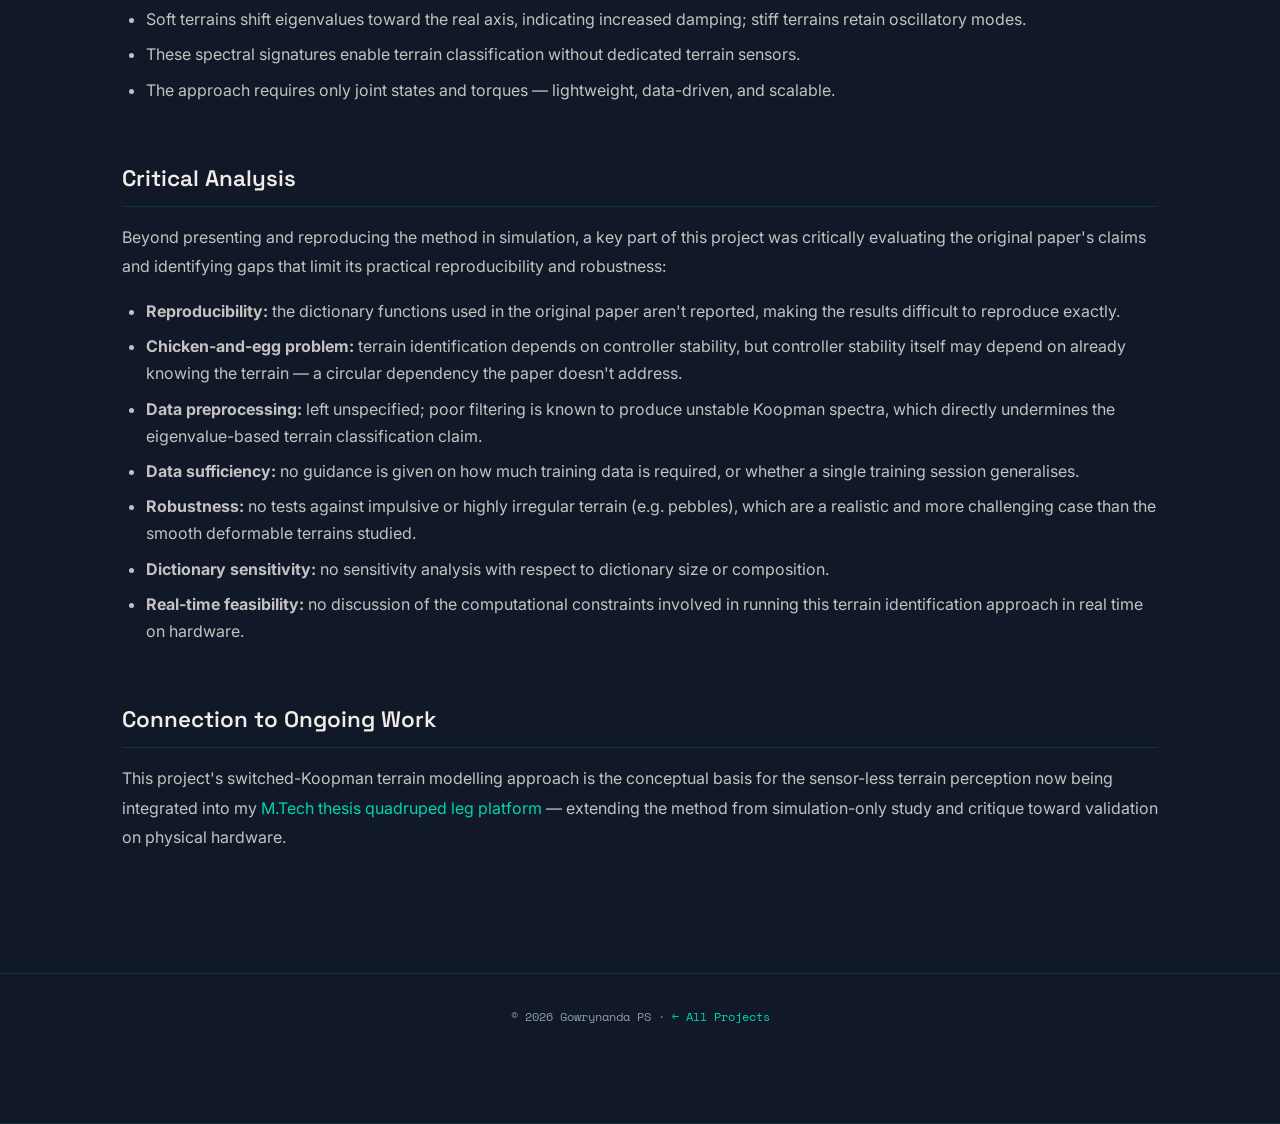
<file: projects/koopman-terrain/index.html>
<!DOCTYPE html>
<html lang="en">
<head>
  <meta charset="UTF-8" />
  <meta name="viewport" content="width=device-width, initial-scale=1.0" />
  <title>Koopman Terrain Detection — Gowrynanda PS</title>
  <link rel="stylesheet" href="../../assets/css/style.css" />
  <style>
    .data-table {
      width: 100%;
      border-collapse: collapse;
      margin-top: 1rem;
      font-size: 0.85rem;
      background: var(--card-bg);
      border: 1px solid var(--border);
      border-radius: 8px;
      overflow: hidden;
    }
    .data-table th, .data-table td {
      padding: 0.6rem 0.9rem;
      text-align: left;
      border-bottom: 1px solid var(--border);
    }
    .data-table th {
      font-family: var(--font-mono);
      font-size: 0.72rem;
      letter-spacing: 0.06em;
      text-transform: uppercase;
      color: var(--teal);
      background: rgba(0,212,180,0.05);
    }
    .data-table td {
      color: rgba(240,237,232,0.85);
      font-family: var(--font-mono);
    }
    .data-table tr:last-child td { border-bottom: none; }
    .table-caption {
      font-family: var(--font-mono);
      font-size: 0.78rem;
      color: var(--muted);
      margin-top: 0.5rem;
    }
    .table-grid {
      display: grid;
      grid-template-columns: repeat(auto-fit, minmax(260px, 1fr));
      gap: 1.5rem;
      margin-top: 1rem;
    }
  </style>
</head>
<body>
<nav>
  <div class="nav-inner">
    <a href="../../" class="nav-logo">GPS://research</a>
    <ul class="nav-links">
      <li><a href="../../#about">About</a></li>
      <li><a href="../../#research">Research</a></li>
      <li><a href="../../#contact">Contact</a></li>
    </ul>
  </div>
</nav>
<div class="project-hero">
  <div class="container">
    <a href="../../#research" class="back-link">← Back to Research</a>
    <div class="project-meta">
  <span class="meta-item">Type: <span>Paper Presentation &amp; Critique</span></span>
  <span class="meta-item">Period: <span>Jul 2025 – Nov 2025</span></span>
  <span class="meta-item">Course: <span>Data Driven Control — Prof. Puduru Viswanadha Reddy</span></span>
</div>
<h1 class="project-detail-title">Modelling Quadruped Leg Dynamics on Deformable Terrains Using Data-Driven Koopman Operators</h1>
<p class="project-detail-intro">
  Presented Krolicki et al.'s switched-Koopman approach to terrain-aware quadruped leg modelling,
  reproduced its core findings through an independent simulation across three deformable terrains
  and three Koopman dictionaries, and critically evaluated the paper's methodology — identifying
  concrete gaps in its reproducibility, assumptions, and robustness.
</p>
</div>
<div class="project-content">
  <div class="container">

    <div class="content-block">
      <h2>Problem Context</h2>
      <p>
        Quadruped robots are used in search and rescue, agriculture, inspection, and exploration —
        settings where the terrain underfoot is rarely known in advance. Reliable legged locomotion
        depends on accurately predicting how the ground will react to contact, but this is
        fundamentally terrain-dependent, and existing approaches each trade off accuracy for cost
        or generality:
      </p>
      <ul>
        <li><strong>Sensor-based terrain sensing</strong> (Cong et al., Hutter et al.) — direct contact force computation, but vulnerable to sensor degradation.</li>
        <li><strong>State estimation methods</strong> (Sebastian et al., Fink et al.) — model-based observer estimation needing no extra sensors, but degrades on soft outdoor terrain.</li>
        <li><strong>Spring-damper models</strong> (Zhang et al., Bledt et al.) — simple and intuitive, but can't capture the full nonlinearity of robot-terrain interaction.</li>
        <li><strong>Neural network-based methods</strong> (Cong et al., Hu &amp; Xiong) — capture nonlinear interactions, but require extensive training data and lack interpretability.</li>
      </ul>
      <p>
        The paper at the center of this presentation — Krolicki et al. (2022) — proposes a fifth
        approach: modelling the leg as a <strong>switched dynamical system</strong> and using
        data-driven <strong>Koopman operators</strong> to approximate its dynamics directly from
        joint states and torques, without dedicated terrain sensors.
      </p>
    </div>

    <div class="content-block">
      <h2>Core Method</h2>
      <p>
        A quadruped leg doesn't behave as a single consistent dynamical system — its dynamics
        change depending on whether the leg is in flight (no ground contact) or stance (ground
        reaction forces acting), which means it can't be accurately approximated by a single
        Koopman operator. The paper instead models the leg as a <strong>switched dynamical
        system</strong>, with the model switching between flight and stance dynamics based on leg
        height.
      </p>
      <p>
        For each mode, the <strong>Koopman operator</strong> is approximated from data using
        EDMDc (Extended Dynamic Mode Decomposition with control): snapshot data is generated from
        the system, a dictionary of observable functions is chosen, and the Koopman matrices are
        constructed from that snapshot data. Once approximated, <strong>eigen analysis</strong> of
        the resulting Koopman generator reveals terrain-dependent structure in its spectrum —
        in principle allowing terrain type to be inferred from the eigenvalues alone, with no
        additional sensors beyond joint encoders and torque estimates.
      </p>
    </div>

    <div class="content-block">
      <h2>Simulation &amp; Methodology</h2>
      <p>
        To evaluate the approach, the full pipeline was implemented and tested in simulation,
        following the modelling → data collection → switched system → Koopman operator → eigen
        analysis sequence:
      </p>
      <ul>
        <li><strong>Dynamic &amp; kinematic modelling:</strong> trajectory generation feeds an inverse kinematics block producing target joint angles, tracked by a PD controller; forward dynamics and the leg Jacobian relate desired and actual torque to ground reaction forces, with reaction forces estimated from motor current.</li>
        <li><strong>Data collection:</strong> separate datasets were collected for stance (ground reaction present, across terrains — sand, mulch, soil, pebble sand) and flight (no ground reaction, across multiple gaits).</li>
        <li><strong>Terrain simulation:</strong> three deformable terrain behaviours were modelled — <em>mud-like</em> (strong nonlinear resistance that increases with depth and force-saturates), <em>sand-like</em> (granular media exhibiting quadratic and linear stiffness), and a third mud-variant that compresses easily and plateaus due to limited load-bearing capacity — with random Gaussian noise added to simulate slip and depth-measurement uncertainty.</li>
        <li><strong>Koopman dictionary comparison:</strong> three dictionary choices were tested for the EDMDc approximation — linear terms only, up to quadratic terms, and a sinusoidal (sine/cosine) dictionary — to compare reconstruction accuracy.</li>
      </ul>
    </div>

    <div class="content-block">
      <h2>Simulation Results</h2>
      <p>
        Reconstruction accuracy was evaluated via RMSE, separately for flight and stance phases,
        across all three terrains and all three dictionary choices. We can note here that the RMSE 
        errors decreased with increase in dictionary elements.
      </p>
       <div class="table-grid">
        <div>
          <table class="data-table">
            <thead>
              <tr><th>RMSE</th><th>Flight</th><th>Stance</th></tr>
            </thead>
            <tbody>
              <tr><td>Mud</td><td>0.0067</td><td>0.0307</td></tr>
              <tr><td>Mulch</td><td>0.0061</td><td>0.0360</td></tr>
              <tr><td>Sand</td><td>0.0060</td><td>0.0411</td></tr>
            </tbody>
          </table>
          <p class="table-caption">Linear dictionary (polynomial terms up to degree 1)</p>
        </div>
        <div>
          <table class="data-table">
            <thead>
              <tr><th>RMSE</th><th>Flight</th><th>Stance</th></tr>
            </thead>
            <tbody>
              <tr><td>Mud</td><td>0.0055</td><td>0.0297</td></tr>
              <tr><td>Mulch</td><td>0.0051</td><td>0.0359</td></tr>
              <tr><td>Sand</td><td>0.0052</td><td>0.0413</td></tr>
            </tbody>
          </table>
          <p class="table-caption">Quadratic dictionary (polynomial terms up to degree 2)</p>
        </div>
        <div>
          <table class="data-table">
            <thead>
              <tr><th>RMSE</th><th>Flight</th><th>Stance</th></tr>
            </thead>
            <tbody>
              <tr><td>Mud</td><td>0.0055</td><td>0.0297</td></tr>
              <tr><td>Mulch</td><td>0.0046</td><td>0.0358</td></tr>
              <tr><td>Sand</td><td>0.0052</td><td>0.0409</td></tr>
            </tbody>
          </table>
          <p class="table-caption">Sinusoidal dictionary (polynomial + sine/cosine terms)</p>
        </div>
      </div>
      <p style="margin-top: 1rem;">
        Across all three dictionaries, flight-phase reconstruction was consistently more accurate
        than stance-phase reconstruction — expected, since stance dynamics involve the added
        complexity of terrain interaction. The quadratic and sinusoidal dictionaries gave modest
        accuracy improvements over the linear dictionary, particularly during flight.
      </p>
      <div class="media-grid">
        <div class="media-item">
          <img src="../../assets/images/sim_results_linear.png" alt="Sim results linear" style="width: 100%; object-fit: contain; background: var(--navy-light);" />
          <p class="media-caption">Simulation results — linear dictionary</p>
        </div>
        <div class="media-item">
          <img src="../../assets/images/sim_results_quadratic.png" alt="Sim results quadratic" style="width: 100%; object-fit: contain; background: var(--navy-light);" />
          <p class="media-caption">Simulation results — quadratic dictionary</p>
        </div>
        <div class="media-item">
          <img src="../../assets/images/sim_results_sine.png" alt="Sim results sinusoidal" style="width: 100%; object-fit: contain; background: var(--navy-light);" />
          <p class="media-caption">Simulation results — sinusoidal dictionary</p>
        </div>
      </div>
    </div>

    <div class="content-block">
      <h2>Conclusions (from the paper)</h2>
      <ul>
        <li>The switched Koopman model accurately predicts leg dynamics across deformable terrains.</li>
        <li>Terrain properties appear clearly in the generator spectrum and eigenfunctions.</li>
        <li>Soft terrains shift eigenvalues toward the real axis, indicating increased damping; stiff terrains retain oscillatory modes.</li>
        <li>These spectral signatures enable terrain classification without dedicated terrain sensors.</li>
        <li>The approach requires only joint states and torques — lightweight, data-driven, and scalable.</li>
      </ul>
    </div>

    <div class="content-block">
      <h2>Critical Analysis</h2>
      <p>
        Beyond presenting and reproducing the method in simulation, a key part of this project was
        critically evaluating the original paper's claims and identifying gaps that limit its
        practical reproducibility and robustness:
      </p>
      <ul>
        <li><strong>Reproducibility:</strong> the dictionary functions used in the original paper aren't reported, making the results difficult to reproduce exactly.</li>
        <li><strong>Chicken-and-egg problem:</strong> terrain identification depends on controller stability, but controller stability itself may depend on already knowing the terrain — a circular dependency the paper doesn't address.</li>
        <li><strong>Data preprocessing:</strong> left unspecified; poor filtering is known to produce unstable Koopman spectra, which directly undermines the eigenvalue-based terrain classification claim.</li>
        <li><strong>Data sufficiency:</strong> no guidance is given on how much training data is required, or whether a single training session generalises.</li>
        <li><strong>Robustness:</strong> no tests against impulsive or highly irregular terrain (e.g. pebbles), which are a realistic and more challenging case than the smooth deformable terrains studied.</li>
        <li><strong>Dictionary sensitivity:</strong> no sensitivity analysis with respect to dictionary size or composition.</li>
        <li><strong>Real-time feasibility:</strong> no discussion of the computational constraints involved in running this terrain identification approach in real time on hardware.</li>
      </ul>
    </div>

    <div class="content-block">
      <h2>Connection to Ongoing Work</h2>
      <p>
        This project's switched-Koopman terrain modelling approach is the conceptual basis for the
        sensor-less terrain perception now being integrated into my
        <a href="../quadruped-leg/">M.Tech thesis quadruped leg platform</a> — extending the
        method from simulation-only study and critique toward validation on physical hardware.
      </p>
    </div>

  </div>
</div>
<footer>
  <p>© 2026 Gowrynanda PS · <a href="../../#research">← All Projects</a></p>
</footer>
</body>
</html>
</file>
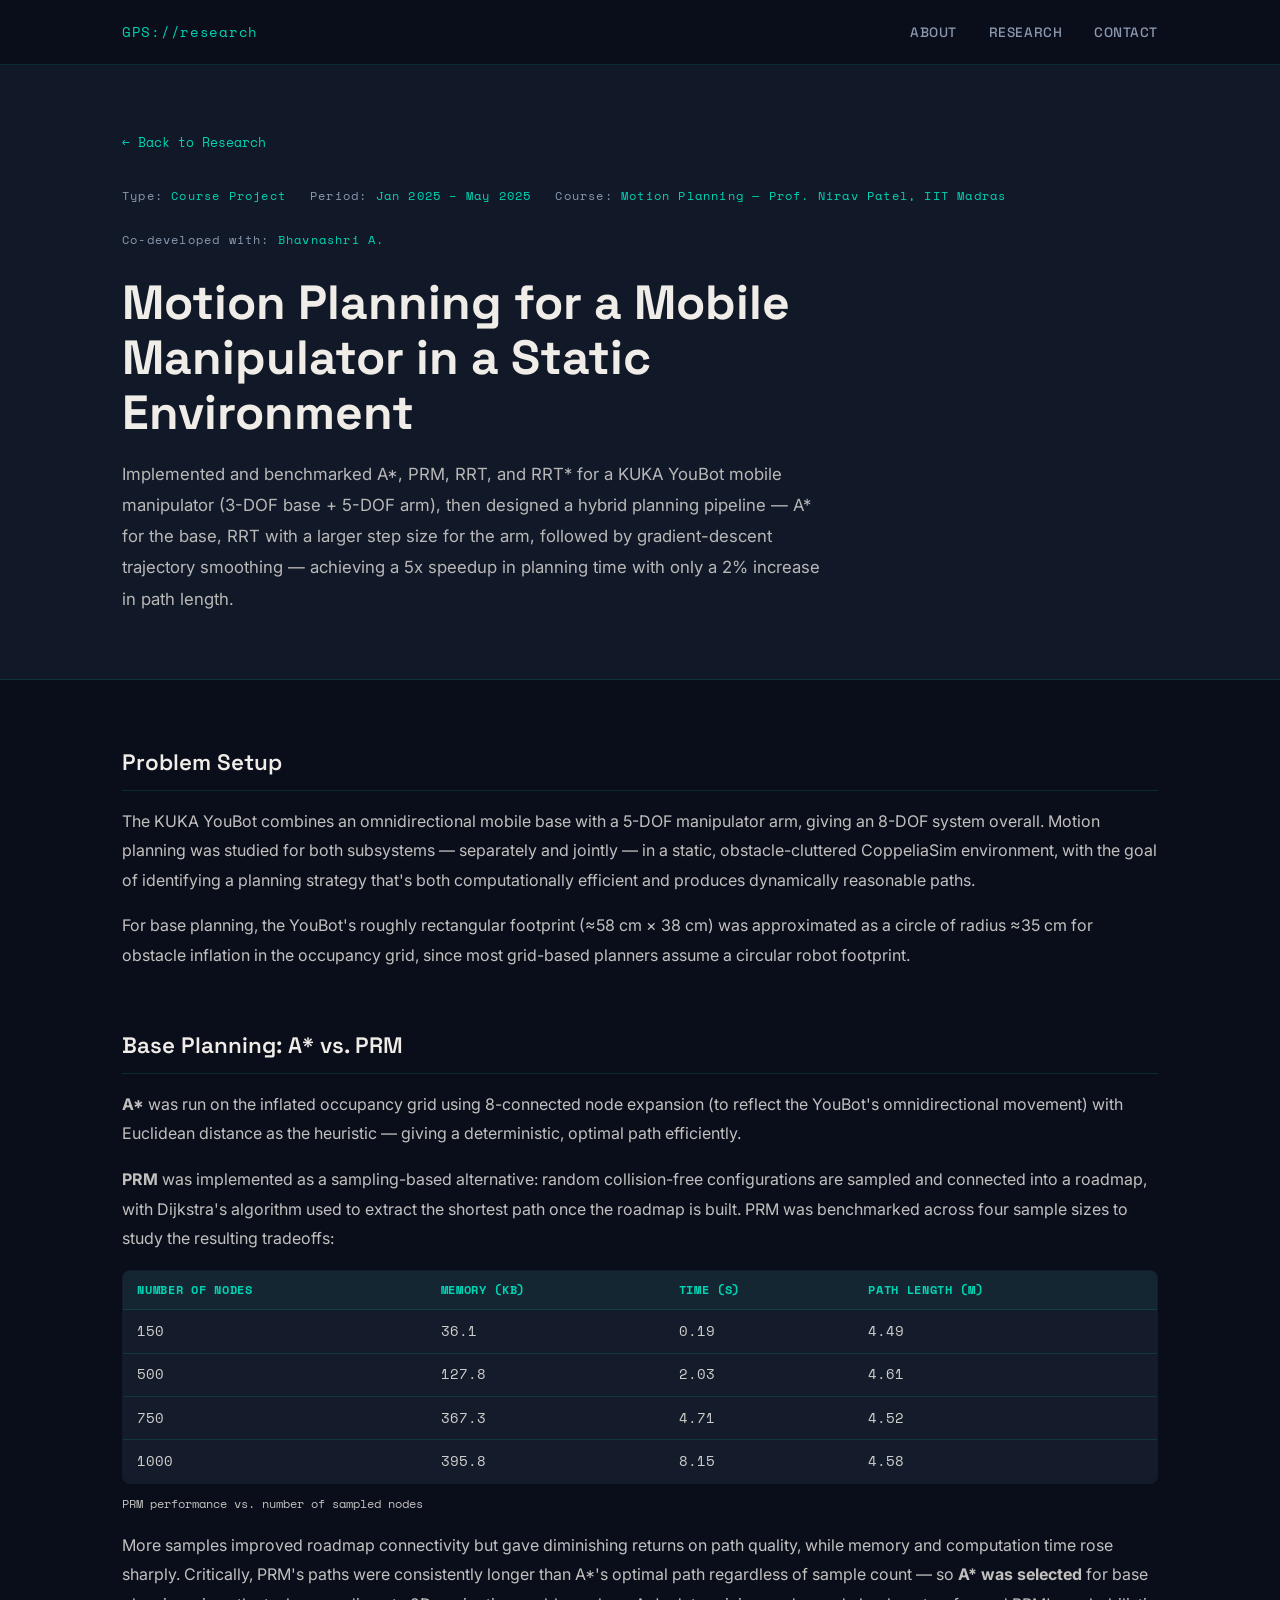
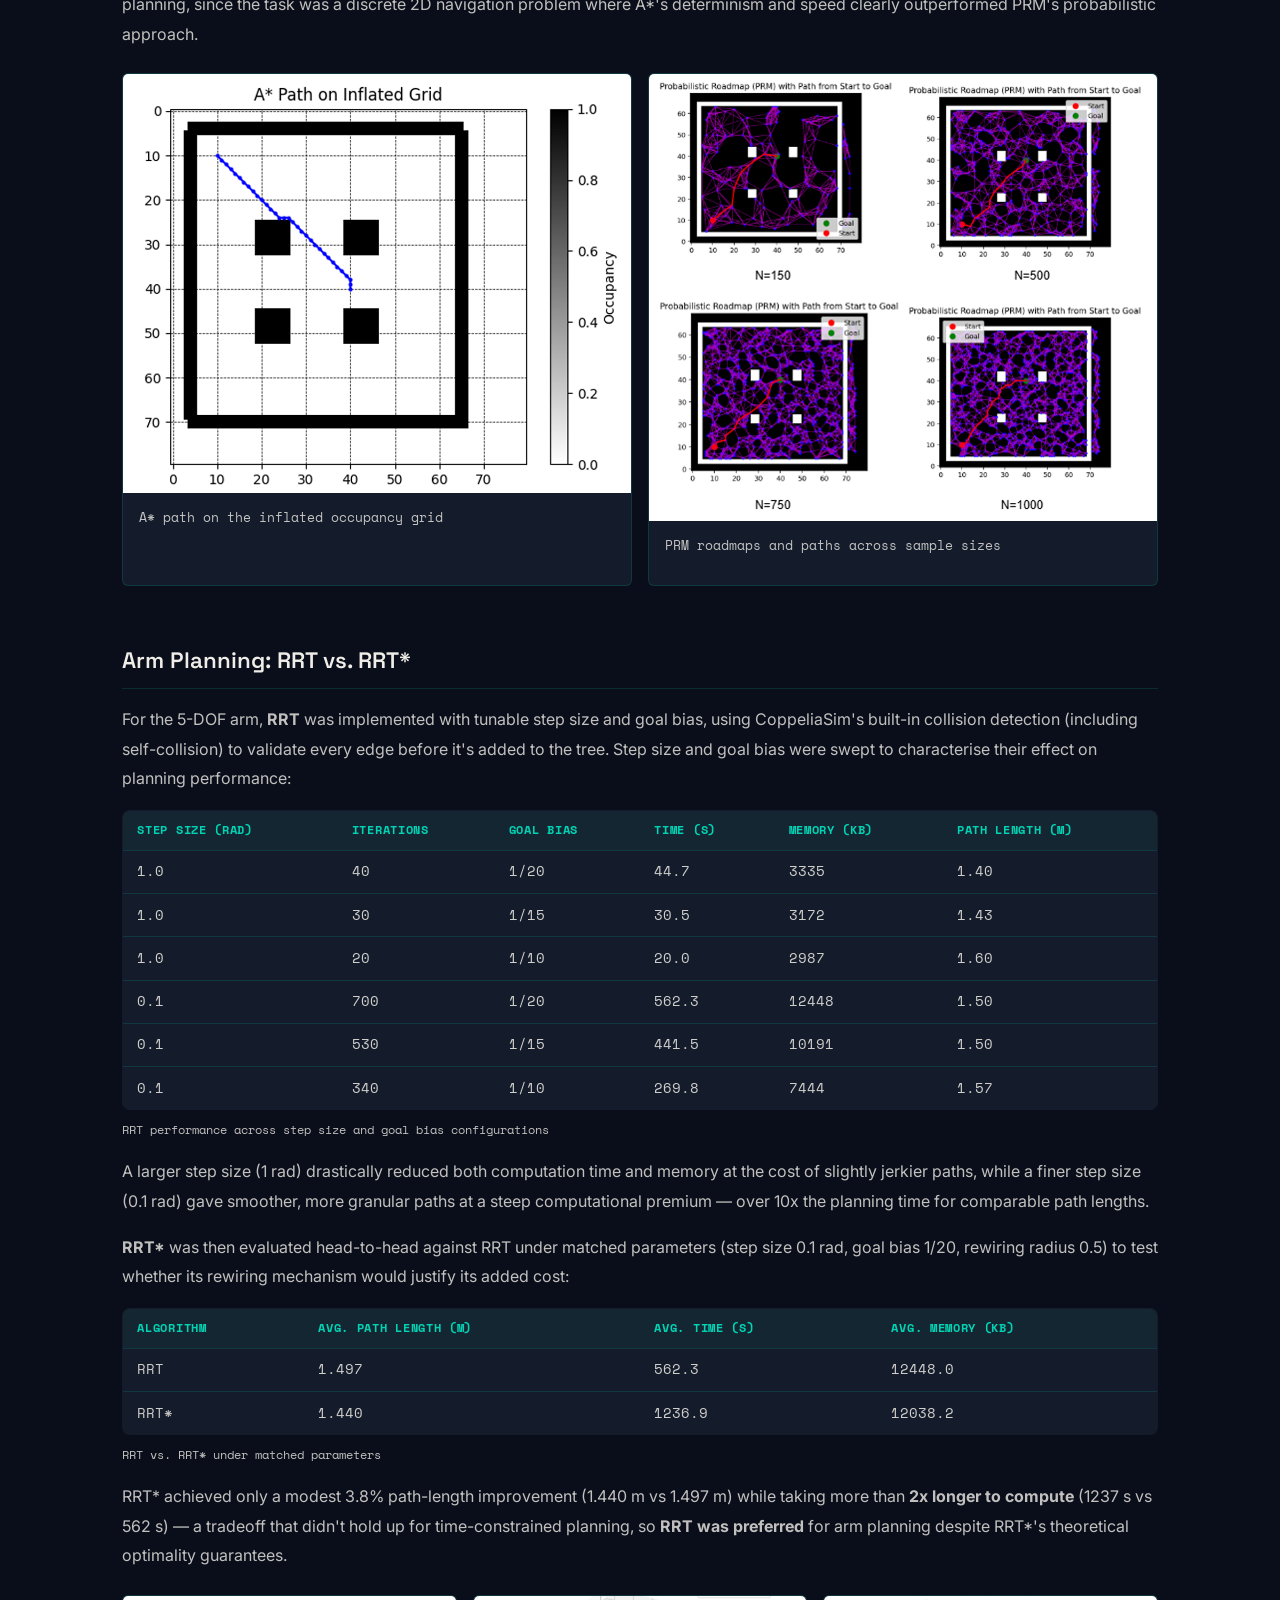
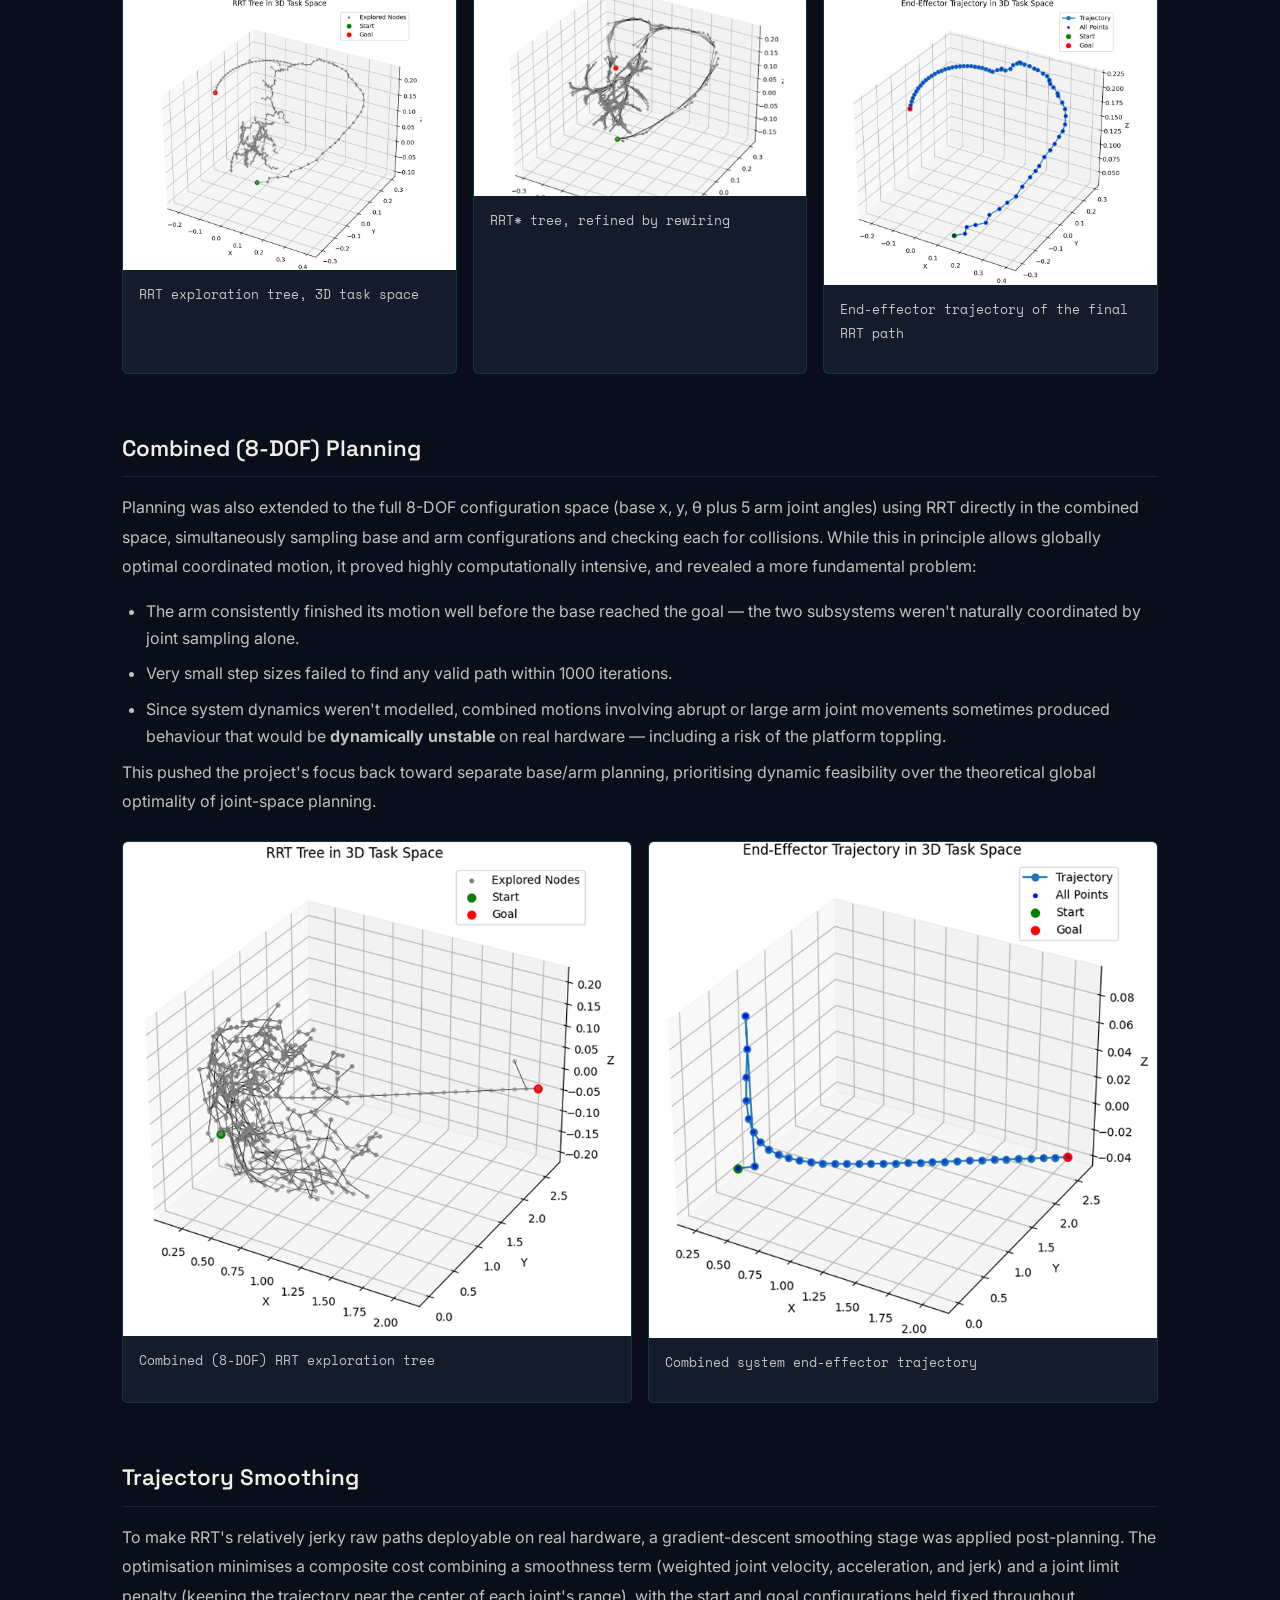
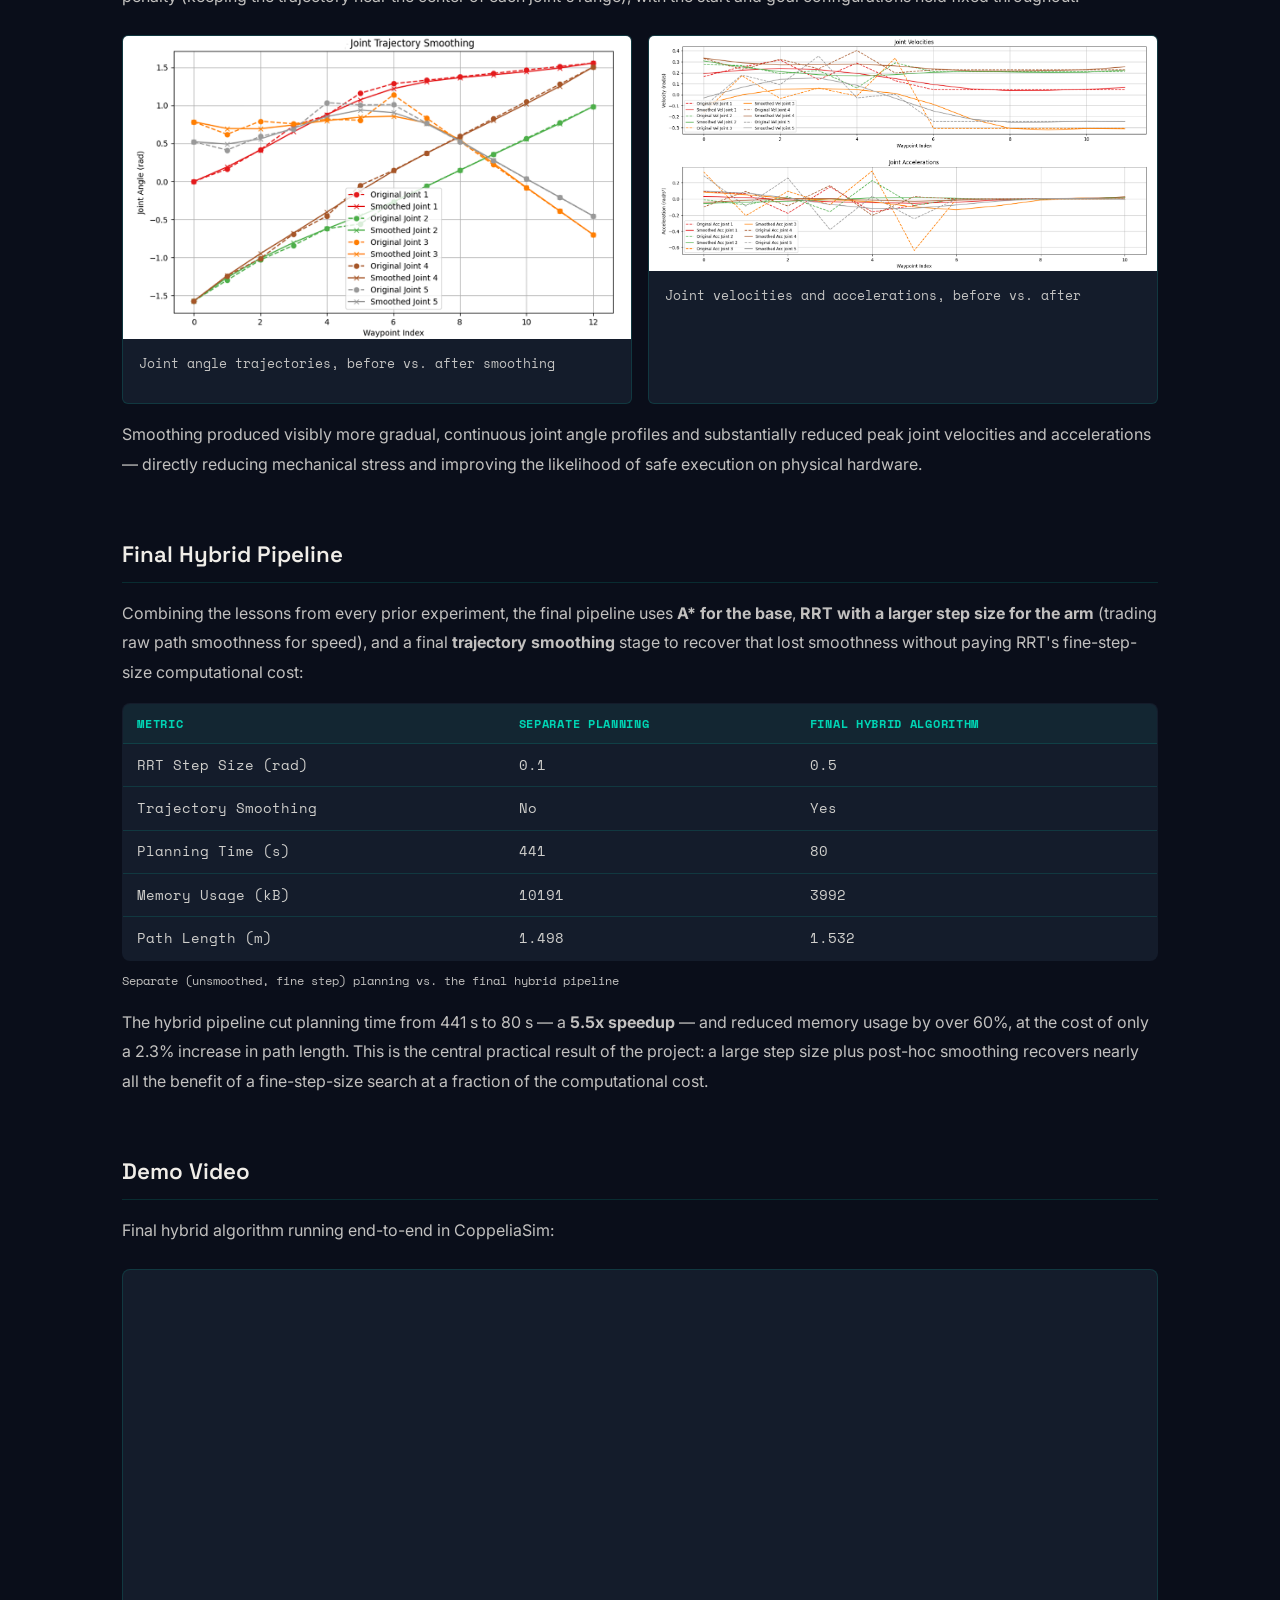
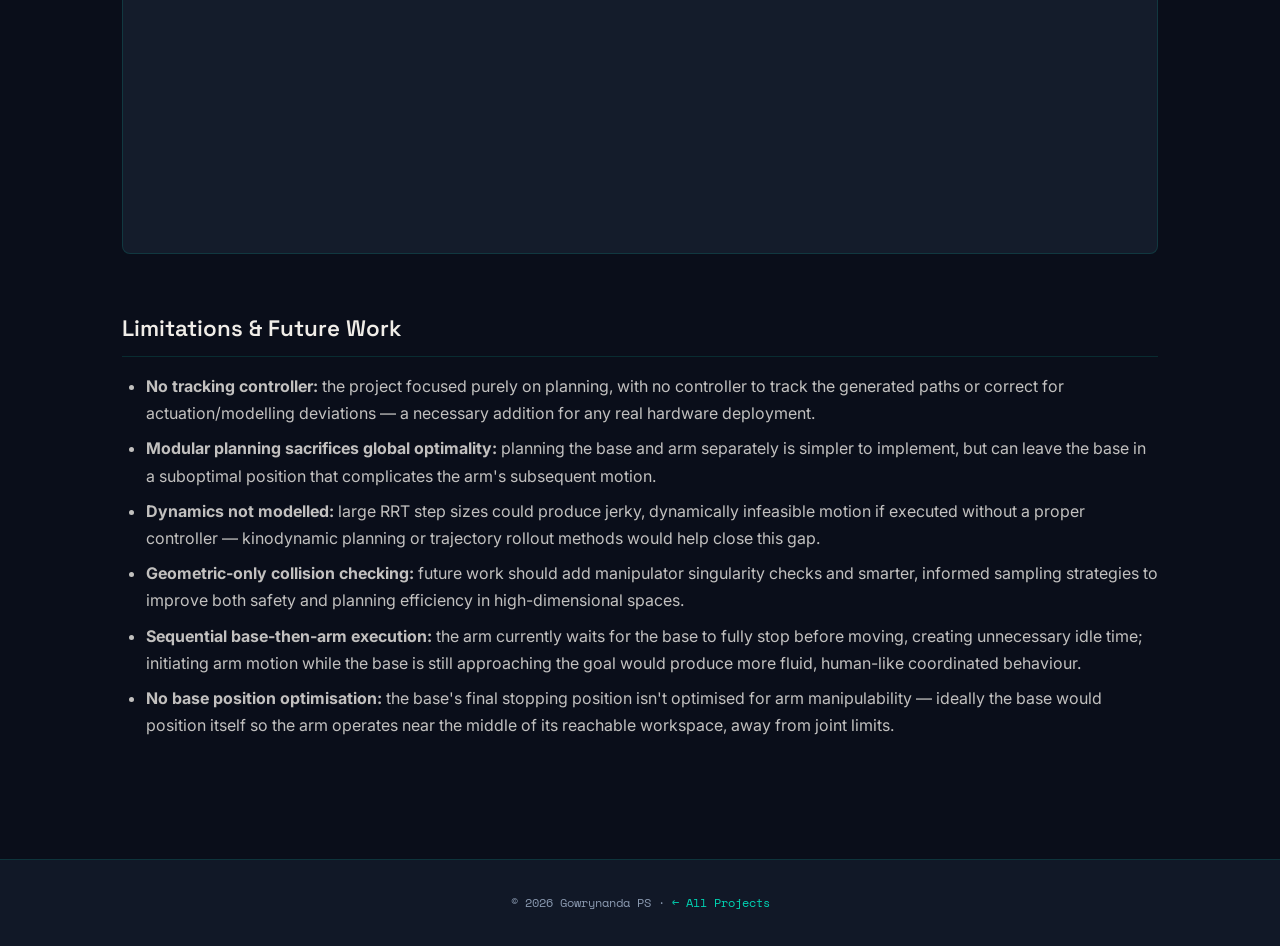
<file: projects/motion-planning/index.html>
<!DOCTYPE html>
<html lang="en">
<head>
  <meta charset="UTF-8" />
  <meta name="viewport" content="width=device-width, initial-scale=1.0" />
  <title>Motion Planning Algorithms — Gowrynanda PS</title>
  <link rel="stylesheet" href="../../assets/css/style.css" />
  <style>
    .data-table {
      width: 100%;
      border-collapse: collapse;
      margin-top: 1rem;
      font-size: 0.85rem;
      background: var(--card-bg);
      border: 1px solid var(--border);
      border-radius: 8px;
      overflow: hidden;
    }
    .data-table th, .data-table td {
      padding: 0.6rem 0.9rem;
      text-align: left;
      border-bottom: 1px solid var(--border);
    }
    .data-table th {
      font-family: var(--font-mono);
      font-size: 0.72rem;
      letter-spacing: 0.06em;
      text-transform: uppercase;
      color: var(--teal);
      background: rgba(0,212,180,0.05);
    }
    .data-table td {
      color: rgba(240,237,232,0.85);
      font-family: var(--font-mono);
    }
    .data-table tr:last-child td { border-bottom: none; }
    .table-caption {
      font-family: var(--font-mono);
      font-size: 0.78rem;
      color: var(--muted);
      margin-top: 0.5rem;
    }
  </style>
</head>
<body>
<nav>
  <div class="nav-inner">
    <a href="../../" class="nav-logo">GPS://research</a>
    <ul class="nav-links">
      <li><a href="../../#about">About</a></li>
      <li><a href="../../#research">Research</a></li>
      <li><a href="../../#contact">Contact</a></li>
    </ul>
  </div>
</nav>

<div class="project-hero">
  <div class="container">
    <a href="../../#research" class="back-link">← Back to Research</a>
    <div class="project-meta">
      <span class="meta-item">Type: <span>Course Project</span></span>
      <span class="meta-item">Period: <span>Jan 2025 – May 2025</span></span>
      <span class="meta-item">Course: <span>Motion Planning — Prof. Nirav Patel, IIT Madras</span></span>
      <span class="meta-item">Co-developed with: <span>Bhavnashri A.</span></span>
    </div>
    <h1 class="project-detail-title">Motion Planning for a Mobile Manipulator in a Static Environment</h1>
    <p class="project-detail-intro">
      Implemented and benchmarked A*, PRM, RRT, and RRT* for a KUKA YouBot mobile manipulator
      (3-DOF base + 5-DOF arm), then designed a hybrid planning pipeline — A* for the base, RRT
      with a larger step size for the arm, followed by gradient-descent trajectory smoothing —
      achieving a 5x speedup in planning time with only a 2% increase in path length.
    </p>
  </div>
</div>

<div class="project-content">
  <div class="container">

    <div class="content-block">
      <h2>Problem Setup</h2>
      <p>
        The KUKA YouBot combines an omnidirectional mobile base with a 5-DOF manipulator arm,
        giving an 8-DOF system overall. Motion planning was studied for both subsystems — separately
        and jointly — in a static, obstacle-cluttered CoppeliaSim environment, with the goal of
        identifying a planning strategy that's both computationally efficient and produces
        dynamically reasonable paths.
      </p>
      <p>
        For base planning, the YouBot's roughly rectangular footprint (≈58 cm × 38 cm) was
        approximated as a circle of radius ≈35 cm for obstacle inflation in the occupancy grid,
        since most grid-based planners assume a circular robot footprint.
      </p>
    </div>

    <div class="content-block">
      <h2>Base Planning: A* vs. PRM</h2>
      <p>
        <strong>A*</strong> was run on the inflated occupancy grid using 8-connected node expansion
        (to reflect the YouBot's omnidirectional movement) with Euclidean distance as the heuristic
        — giving a deterministic, optimal path efficiently.
      </p>
      <p>
        <strong>PRM</strong> was implemented as a sampling-based alternative: random collision-free
        configurations are sampled and connected into a roadmap, with Dijkstra's algorithm used to
        extract the shortest path once the roadmap is built. PRM was benchmarked across four sample
        sizes to study the resulting tradeoffs:
      </p>
      <table class="data-table">
        <thead>
          <tr><th>Number of Nodes</th><th>Memory (kB)</th><th>Time (s)</th><th>Path Length (m)</th></tr>
        </thead>
        <tbody>
          <tr><td>150</td><td>36.1</td><td>0.19</td><td>4.49</td></tr>
          <tr><td>500</td><td>127.8</td><td>2.03</td><td>4.61</td></tr>
          <tr><td>750</td><td>367.3</td><td>4.71</td><td>4.52</td></tr>
          <tr><td>1000</td><td>395.8</td><td>8.15</td><td>4.58</td></tr>
        </tbody>
      </table>
      <p class="table-caption">PRM performance vs. number of sampled nodes</p>
      <p style="margin-top: 1rem;">
        More samples improved roadmap connectivity but gave diminishing returns on path quality,
        while memory and computation time rose sharply. Critically, PRM's paths were consistently
        longer than A*'s optimal path regardless of sample count — so <strong>A* was selected</strong>
        for base planning, since the task was a discrete 2D navigation problem where A*'s
        determinism and speed clearly outperformed PRM's probabilistic approach.
      </p>
      <div class="media-grid">
        <div class="media-item">
          <img src="../../assets/images/astar_inflated.png" alt="A* path" class="project-img" style="width: 100%; height: auto; display: block;" loading="lazy" />
          <p class="media-caption">A* path on the inflated occupancy grid</p>
        </div>
        <div class="media-item">
          <img src="../../assets/images/prm_roadmap.png" alt="PRM road map" class="project-img" style="width: 100%; height: auto; display: block;" loading="lazy" />
          <p class="media-caption">PRM roadmaps and paths across sample sizes</p>
        </div>
      </div>
    </div>

    <div class="content-block">
      <h2>Arm Planning: RRT vs. RRT*</h2>
      <p>
        For the 5-DOF arm, <strong>RRT</strong> was implemented with tunable step size and goal
        bias, using CoppeliaSim's built-in collision detection (including self-collision) to
        validate every edge before it's added to the tree. Step size and goal bias were swept to
        characterise their effect on planning performance:
      </p>
      <table class="data-table">
        <thead>
          <tr><th>Step Size (rad)</th><th>Iterations</th><th>Goal Bias</th><th>Time (s)</th><th>Memory (kB)</th><th>Path Length (m)</th></tr>
        </thead>
        <tbody>
          <tr><td>1.0</td><td>40</td><td>1/20</td><td>44.7</td><td>3335</td><td>1.40</td></tr>
          <tr><td>1.0</td><td>30</td><td>1/15</td><td>30.5</td><td>3172</td><td>1.43</td></tr>
          <tr><td>1.0</td><td>20</td><td>1/10</td><td>20.0</td><td>2987</td><td>1.60</td></tr>
          <tr><td>0.1</td><td>700</td><td>1/20</td><td>562.3</td><td>12448</td><td>1.50</td></tr>
          <tr><td>0.1</td><td>530</td><td>1/15</td><td>441.5</td><td>10191</td><td>1.50</td></tr>
          <tr><td>0.1</td><td>340</td><td>1/10</td><td>269.8</td><td>7444</td><td>1.57</td></tr>
        </tbody>
      </table>
      <p class="table-caption">RRT performance across step size and goal bias configurations</p>
      <p style="margin-top: 1rem;">
        A larger step size (1 rad) drastically reduced both computation time and memory at the
        cost of slightly jerkier paths, while a finer step size (0.1 rad) gave smoother, more
        granular paths at a steep computational premium — over 10x the planning time for
        comparable path lengths.
      </p>
      <p>
        <strong>RRT*</strong> was then evaluated head-to-head against RRT under matched parameters
        (step size 0.1 rad, goal bias 1/20, rewiring radius 0.5) to test whether its rewiring
        mechanism would justify its added cost:
      </p>
      <table class="data-table">
        <thead>
          <tr><th>Algorithm</th><th>Avg. Path Length (m)</th><th>Avg. Time (s)</th><th>Avg. Memory (kB)</th></tr>
        </thead>
        <tbody>
          <tr><td>RRT</td><td>1.497</td><td>562.3</td><td>12448.0</td></tr>
          <tr><td>RRT*</td><td>1.440</td><td>1236.9</td><td>12038.2</td></tr>
        </tbody>
      </table>
      <p class="table-caption">RRT vs. RRT* under matched parameters</p>
      <p style="margin-top: 1rem;">
        RRT* achieved only a modest 3.8% path-length improvement (1.440 m vs 1.497 m) while taking
        more than <strong>2x longer to compute</strong> (1237 s vs 562 s) — a tradeoff that didn't
        hold up for time-constrained planning, so <strong>RRT was preferred</strong> for arm
        planning despite RRT*'s theoretical optimality guarantees.
      </p>
      <div class="media-grid">
        <div class="media-item">
          <img src="../../assets/images/rrt_tree.png" alt="RRT Exploration Tree" class="project-img" style="width: 100%; height: auto; display: block;" loading="lazy"/>
          <p class="media-caption">RRT exploration tree, 3D task space</p>
        </div>
        <div class="media-item">
          <img src="../../assets/images/rrt_star_tree.png" alt="RRT* Exploration Tree" class="project-img" />
          <p class="media-caption">RRT* tree, refined by rewiring</p>
        </div>
        <div class="media-item">
          <img src="../../assets/images/rrt_end_effector.png" alt="RRT End Effector Trajectory" class="project-img" style="width: 100%; height: auto; display: block;" loading="lazy"/>
          <p class="media-caption">End-effector trajectory of the final RRT path</p>
        </div>
      </div>
    </div>

    <div class="content-block">
      <h2>Combined (8-DOF) Planning</h2>
      <p>
        Planning was also extended to the full 8-DOF configuration space (base x, y, θ plus 5 arm
        joint angles) using RRT directly in the combined space, simultaneously sampling base and
        arm configurations and checking each for collisions. While this in principle allows
        globally optimal coordinated motion, it proved highly computationally intensive, and
        revealed a more fundamental problem:
      </p>
      <ul>
        <li>The arm consistently finished its motion well before the base reached the goal — the two subsystems weren't naturally coordinated by joint sampling alone.</li>
        <li>Very small step sizes failed to find any valid path within 1000 iterations.</li>
        <li>Since system dynamics weren't modelled, combined motions involving abrupt or large arm joint movements sometimes produced behaviour that would be <strong>dynamically unstable</strong> on real hardware — including a risk of the platform toppling.</li>
      </ul>
      <p>
        This pushed the project's focus back toward separate base/arm planning, prioritising
        dynamic feasibility over the theoretical global optimality of joint-space planning.
      </p>
      <div class="media-grid">
        <div class="media-item">
          <img src="../../assets/images/rrt_combined_tree.png" alt="RRT Combined Exploration Tree" class="project-img" style="width: 100%; height: auto; display: block;" loading="lazy"/>
          <p class="media-caption">Combined (8-DOF) RRT exploration tree</p>
        </div>
        <div class="media-item">
          <img src="../../assets/images/rrt_combined_end_effector.png" alt="RRT Combined - End effector trajectory" class="project-img" style="width: 100%; height: auto; display: block;" loading="lazy" />
          <p class="media-caption">Combined system end-effector trajectory</p>
        </div>
      </div>
    </div>

    <div class="content-block">
      <h2>Trajectory Smoothing</h2>
      <p>
        To make RRT's relatively jerky raw paths deployable on real hardware, a gradient-descent
        smoothing stage was applied post-planning. The optimisation minimises a composite cost
        combining a smoothness term (weighted joint velocity, acceleration, and jerk) and a joint
        limit penalty (keeping the trajectory near the center of each joint's range), with the
        start and goal configurations held fixed throughout.
      </p>
      <div class="media-grid">
        <div class="media-item">
          <img src="../../assets/images/joint_angles_smoothening.png" alt="Joint angles smoothening" class="project-img" style="width: 100%; height: auto; display: block;" loading="lazy"/>
          <p class="media-caption">Joint angle trajectories, before vs. after smoothing</p>
        </div>
        <div class="media-item">
          <img src="../../assets/images/joint_velocities_smoothening.png" alt="Smoothening of joint acceleration and velocities" class="project-img" style="width: 100%; height: auto; display: block;" loading="lazy"/>
          <p class="media-caption">Joint velocities and accelerations, before vs. after</p>
        </div>
      </div>
      <p style="margin-top: 1rem;">
        Smoothing produced visibly more gradual, continuous joint angle profiles and substantially
        reduced peak joint velocities and accelerations — directly reducing mechanical stress and
        improving the likelihood of safe execution on physical hardware.
      </p>
    </div>

    <div class="content-block">
      <h2>Final Hybrid Pipeline</h2>
      <p>
        Combining the lessons from every prior experiment, the final pipeline uses <strong>A* for
        the base</strong>, <strong>RRT with a larger step size for the arm</strong> (trading raw
        path smoothness for speed), and a final <strong>trajectory smoothing</strong> stage to
        recover that lost smoothness without paying RRT's fine-step-size computational cost:
      </p>
      <table class="data-table">
        <thead>
          <tr><th>Metric</th><th>Separate Planning</th><th>Final Hybrid Algorithm</th></tr>
        </thead>
        <tbody>
          <tr><td>RRT Step Size (rad)</td><td>0.1</td><td>0.5</td></tr>
          <tr><td>Trajectory Smoothing</td><td>No</td><td>Yes</td></tr>
          <tr><td>Planning Time (s)</td><td>441</td><td>80</td></tr>
          <tr><td>Memory Usage (kB)</td><td>10191</td><td>3992</td></tr>
          <tr><td>Path Length (m)</td><td>1.498</td><td>1.532</td></tr>
        </tbody>
      </table>
      <p class="table-caption">Separate (unsmoothed, fine step) planning vs. the final hybrid pipeline</p>
      <p style="margin-top: 1rem;">
        The hybrid pipeline cut planning time from 441 s to 80 s — a <strong>5.5x speedup</strong>
        — and reduced memory usage by over 60%, at the cost of only a 2.3% increase in path length.
        This is the central practical result of the project: a large step size plus post-hoc
        smoothing recovers nearly all the benefit of a fine-step-size search at a fraction of the
        computational cost.
      </p>
    </div>

    <div class="content-block">
      <h2>Demo Video</h2>
      <p>Final hybrid algorithm running end-to-end in CoppeliaSim:</p>
      <div class="video-wrap">
        <iframe src="https://drive.google.com/file/d/1ATVUy6V7pln1QathyLn54VGWP5mdDIn_/preview" frameborder="0" allowfullscreen></iframe>
      </div>
    </div>

    <div class="content-block">
      <h2>Limitations &amp; Future Work</h2>
      <ul>
        <li><strong>No tracking controller:</strong> the project focused purely on planning, with no controller to track the generated paths or correct for actuation/modelling deviations — a necessary addition for any real hardware deployment.</li>
        <li><strong>Modular planning sacrifices global optimality:</strong> planning the base and arm separately is simpler to implement, but can leave the base in a suboptimal position that complicates the arm's subsequent motion.</li>
        <li><strong>Dynamics not modelled:</strong> large RRT step sizes could produce jerky, dynamically infeasible motion if executed without a proper controller — kinodynamic planning or trajectory rollout methods would help close this gap.</li>
        <li><strong>Geometric-only collision checking:</strong> future work should add manipulator singularity checks and smarter, informed sampling strategies to improve both safety and planning efficiency in high-dimensional spaces.</li>
        <li><strong>Sequential base-then-arm execution:</strong> the arm currently waits for the base to fully stop before moving, creating unnecessary idle time; initiating arm motion while the base is still approaching the goal would produce more fluid, human-like coordinated behaviour.</li>
        <li><strong>No base position optimisation:</strong> the base's final stopping position isn't optimised for arm manipulability — ideally the base would position itself so the arm operates near the middle of its reachable workspace, away from joint limits.</li>
      </ul>
    </div>


  </div>
</div>

<footer>
  <p>© 2026 Gowrynanda PS · <a href="../../#research">← All Projects</a></p>
</footer>
</body>
</html>
</file>
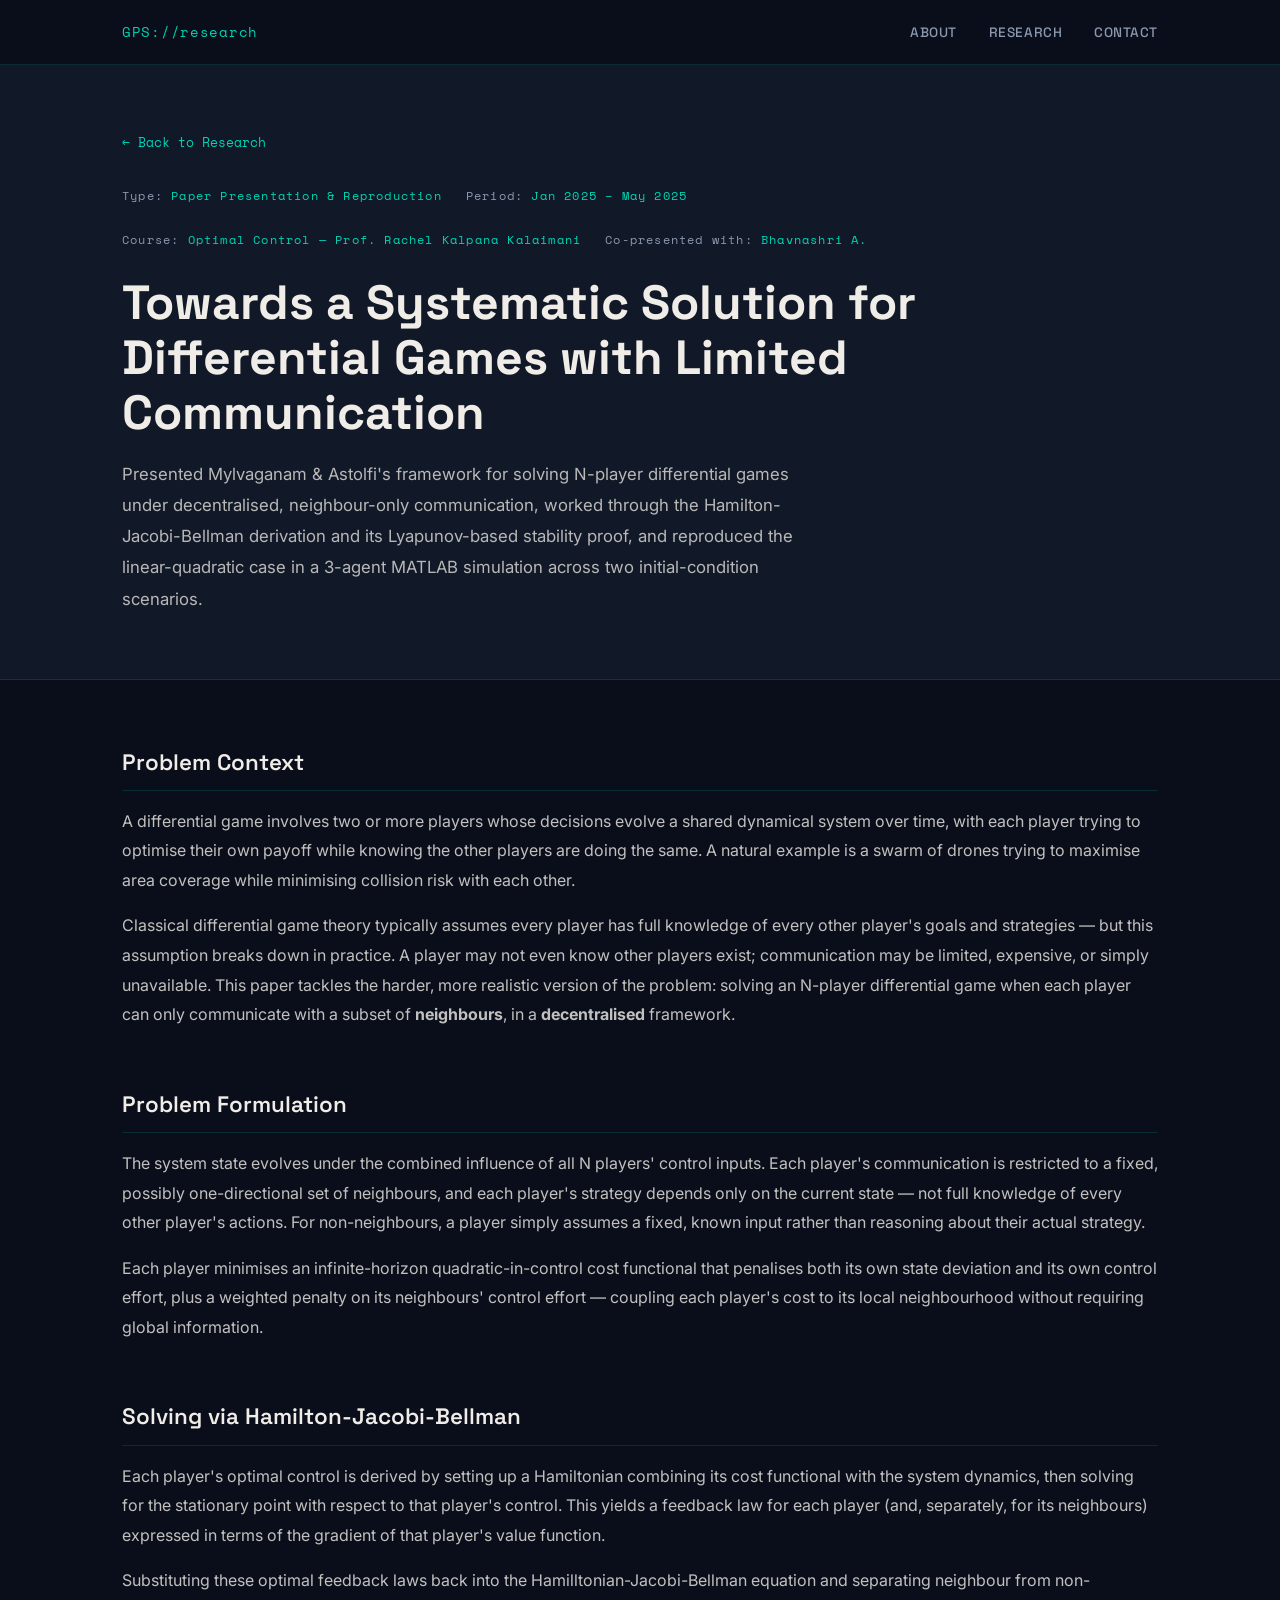
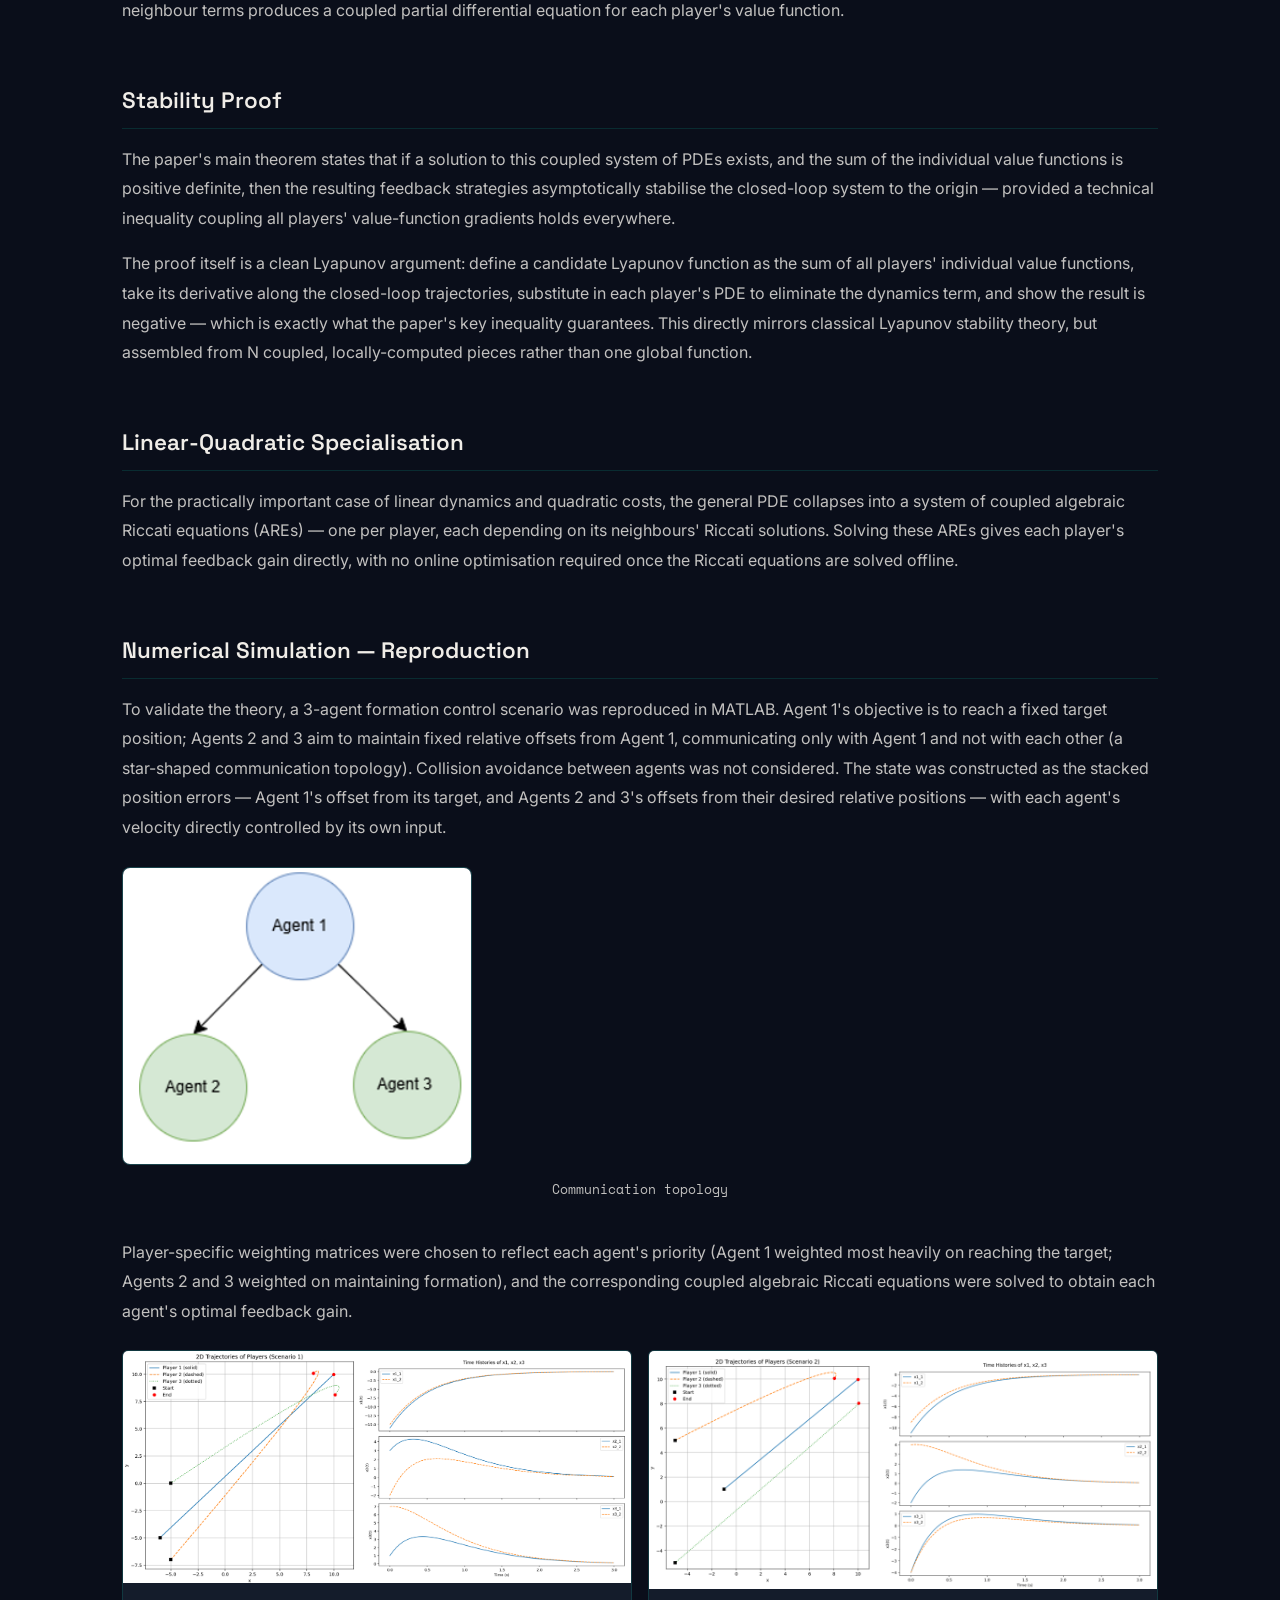
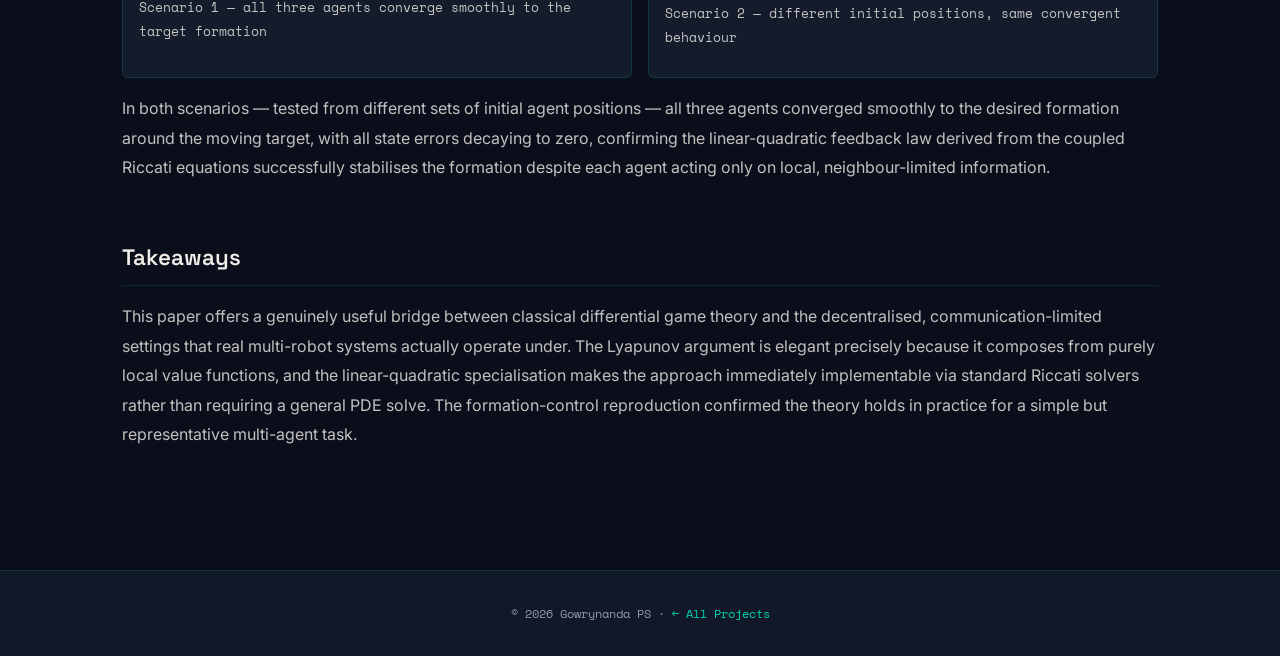
<file: projects/multiagent-optimal/index.html>
<!DOCTYPE html>
<html lang="en">
<head>
  <meta charset="UTF-8" />
  <meta name="viewport" content="width=device-width, initial-scale=1.0" />
  <title>Multi-Agent Optimal Control — Gowrynanda PS</title>
  <link rel="stylesheet" href="../../assets/css/style.css" />
</head>
<body>
<nav>
  <div class="nav-inner">
    <a href="../../" class="nav-logo">GPS://research</a>
    <ul class="nav-links">
      <li><a href="../../#about">About</a></li>
      <li><a href="../../#research">Research</a></li>
      <li><a href="../../#contact">Contact</a></li>
    </ul>
  </div>
</nav>
<div class="project-hero">
  <div class="container">
    <a href="../../#research" class="back-link">← Back to Research</a>
    <div class="project-meta">
      <span class="meta-item">Type: <span>Paper Presentation &amp; Reproduction</span></span>
      <span class="meta-item">Period: <span>Jan 2025 – May 2025</span></span>
      <span class="meta-item">Course: <span>Optimal Control — Prof. Rachel Kalpana Kalaimani</span></span>
      <span class="meta-item">Co-presented with: <span>Bhavnashri A.</span></span>
    </div>
    <h1 class="project-detail-title">Towards a Systematic Solution for Differential Games with Limited Communication</h1>
    <p class="project-detail-intro">
      Presented Mylvaganam &amp; Astolfi's framework for solving N-player differential games under
      decentralised, neighbour-only communication, worked through the Hamilton-Jacobi-Bellman
      derivation and its Lyapunov-based stability proof, and reproduced the linear-quadratic case
      in a 3-agent MATLAB simulation across two initial-condition scenarios.
    </p>
  </div>
</div>
<div class="project-content">
  <div class="container">

    <div class="content-block">
      <h2>Problem Context</h2>
      <p>
        A differential game involves two or more players whose decisions evolve a shared dynamical
        system over time, with each player trying to optimise their own payoff while knowing the
        other players are doing the same. A natural example is a swarm of drones trying to
        maximise area coverage while minimising collision risk with each other.
      </p>
      <p>
        Classical differential game theory typically assumes every player has full knowledge of
        every other player's goals and strategies — but this assumption breaks down in practice.
        A player may not even know other players exist; communication may be limited, expensive,
        or simply unavailable. This paper tackles the harder, more realistic version of the
        problem: solving an N-player differential game when each player can only communicate with
        a subset of <strong>neighbours</strong>, in a <strong>decentralised</strong> framework.
      </p>
    </div>

    <div class="content-block">
      <h2>Problem Formulation</h2>
      <p>
        The system state evolves under the combined influence of all N players' control inputs.
        Each player's communication is restricted to a fixed, possibly one-directional set of
        neighbours, and each player's strategy depends only on the current state — not full
        knowledge of every other player's actions. For non-neighbours, a player simply assumes a
        fixed, known input rather than reasoning about their actual strategy.
      </p>
      <p>
        Each player minimises an infinite-horizon quadratic-in-control cost functional that
        penalises both its own state deviation and its own control effort, plus a weighted penalty
        on its neighbours' control effort — coupling each player's cost to its local neighbourhood
        without requiring global information.
      </p>
    </div>

    <div class="content-block">
      <h2>Solving via Hamilton-Jacobi-Bellman</h2>
      <p>
        Each player's optimal control is derived by setting up a Hamiltonian combining its cost
        functional with the system dynamics, then solving for the stationary point with respect to
        that player's control. This yields a feedback law for each player (and, separately, for
        its neighbours) expressed in terms of the gradient of that player's value function.
      </p>
      <p>
        Substituting these optimal feedback laws back into the Hamilltonian-Jacobi-Bellman
        equation and separating neighbour from non-neighbour terms produces a coupled partial
        differential equation for each player's value function.
      </p>
    </div>

    <div class="content-block">
      <h2>Stability Proof</h2>
      <p>
        The paper's main theorem states that if a solution to this coupled system of PDEs exists,
        and the sum of the individual value functions is positive definite, then the resulting
        feedback strategies asymptotically stabilise the closed-loop system to the origin — provided
        a technical inequality coupling all players' value-function gradients holds everywhere.
      </p>
      <p>
        The proof itself is a clean Lyapunov argument: define a candidate Lyapunov function as the
        sum of all players' individual value functions, take its derivative along the closed-loop
        trajectories, substitute in each player's PDE to eliminate the dynamics term, and show the
        result is negative — which is exactly what the paper's key inequality guarantees. This
        directly mirrors classical Lyapunov stability theory, but assembled from N coupled,
        locally-computed pieces rather than one global function.
      </p>
    </div>

    <div class="content-block">
      <h2>Linear-Quadratic Specialisation</h2>
      <p>
        For the practically important case of linear dynamics and quadratic costs, the general PDE
        collapses into a system of coupled algebraic Riccati equations (AREs) — one per player,
        each depending on its neighbours' Riccati solutions. Solving these AREs gives each player's
        optimal feedback gain directly, with no online optimisation required once the Riccati
        equations are solved offline.
      </p>
    </div>

    <div class="content-block">
      <h2>Numerical Simulation — Reproduction</h2>
      <p>
        To validate the theory, a 3-agent formation control scenario was reproduced in MATLAB.
        Agent 1's objective is to reach a fixed target position; Agents 2 and 3 aim to maintain
        fixed relative offsets from Agent 1, communicating only with Agent 1 and not with each
        other (a star-shaped communication topology). Collision avoidance between agents was not
        considered. The state was constructed as the stacked position errors — Agent 1's offset
        from its target, and Agents 2 and 3's offsets from their desired relative positions — with
        each agent's velocity directly controlled by its own input.
      </p>
      <div style="text-align: center; margin: 1.5rem 0;">
  <img src="../../assets/images/communication_topology.png" alt="Communication topology" style="max-width: 350px; width: 100%; height: auto; background: var(--navy-light); border: 1px solid var(--border); border-radius: 8px;" />
  <p class="media-caption">Communication topology</p>
</div>

      <p>
        Player-specific weighting matrices were chosen to reflect each agent's priority (Agent 1
        weighted most heavily on reaching the target; Agents 2 and 3 weighted on maintaining
        formation), and the corresponding coupled algebraic Riccati equations were solved to obtain
        each agent's optimal feedback gain.
      </p>
      <div class="media-grid">
        <div class="media-item">
          <img src="../../assets/images/scenario1_plot.png" alt="Scenario 1" style="width: 100%; object-fit: contain; background: var(--navy-light);" />
          <p class="media-caption">Scenario 1 — all three agents converge smoothly to the target formation</p>
        </div>
        <div class="media-item">
          <img src="../../assets/images/scenario2_plot.png" alt="Scenario 2" style="width: 100%; object-fit: contain; background: var(--navy-light);" />
          <p class="media-caption">Scenario 2 — different initial positions, same convergent behaviour</p>
        </div>
      </div>
      <p style="margin-top: 1rem;">
        In both scenarios — tested from different sets of initial agent positions — all three
        agents converged smoothly to the desired formation around the moving target, with all
        state errors decaying to zero, confirming the linear-quadratic feedback law derived from
        the coupled Riccati equations successfully stabilises the formation despite each agent
        acting only on local, neighbour-limited information.
      </p>
    </div>

    <div class="content-block">
      <h2>Takeaways</h2>
      <p>
        This paper offers a genuinely useful bridge between classical differential game theory
        and the decentralised, communication-limited settings that real multi-robot systems
        actually operate under. The Lyapunov argument is elegant precisely because it composes
        from purely local value functions, and the linear-quadratic specialisation makes the
        approach immediately implementable via standard Riccati solvers rather than requiring a
        general PDE solve. The formation-control reproduction confirmed the theory holds in
        practice for a simple but representative multi-agent task.
      </p>
    </div>

  </div>
</div>
<footer>
  <p>© 2026 Gowrynanda PS · <a href="../../#research">← All Projects</a></p>
</footer>
</body>
</html>
</file>
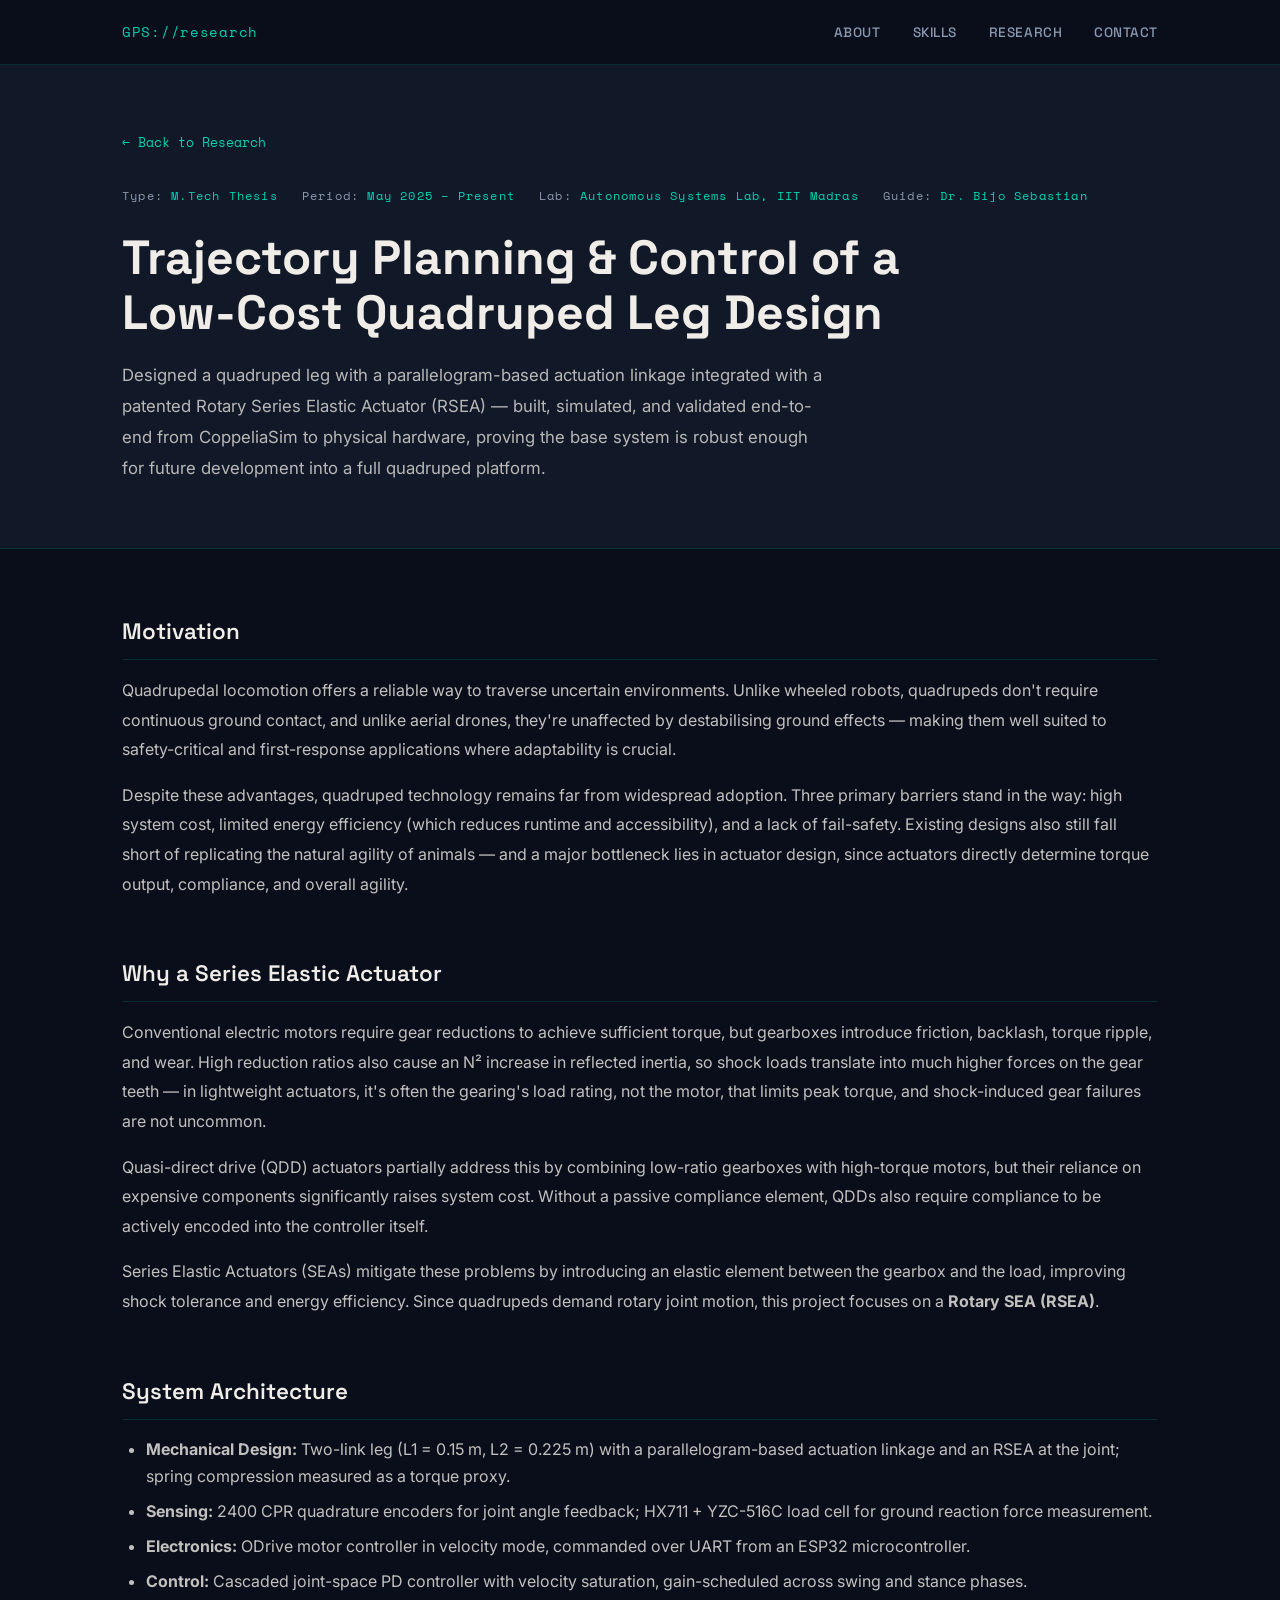
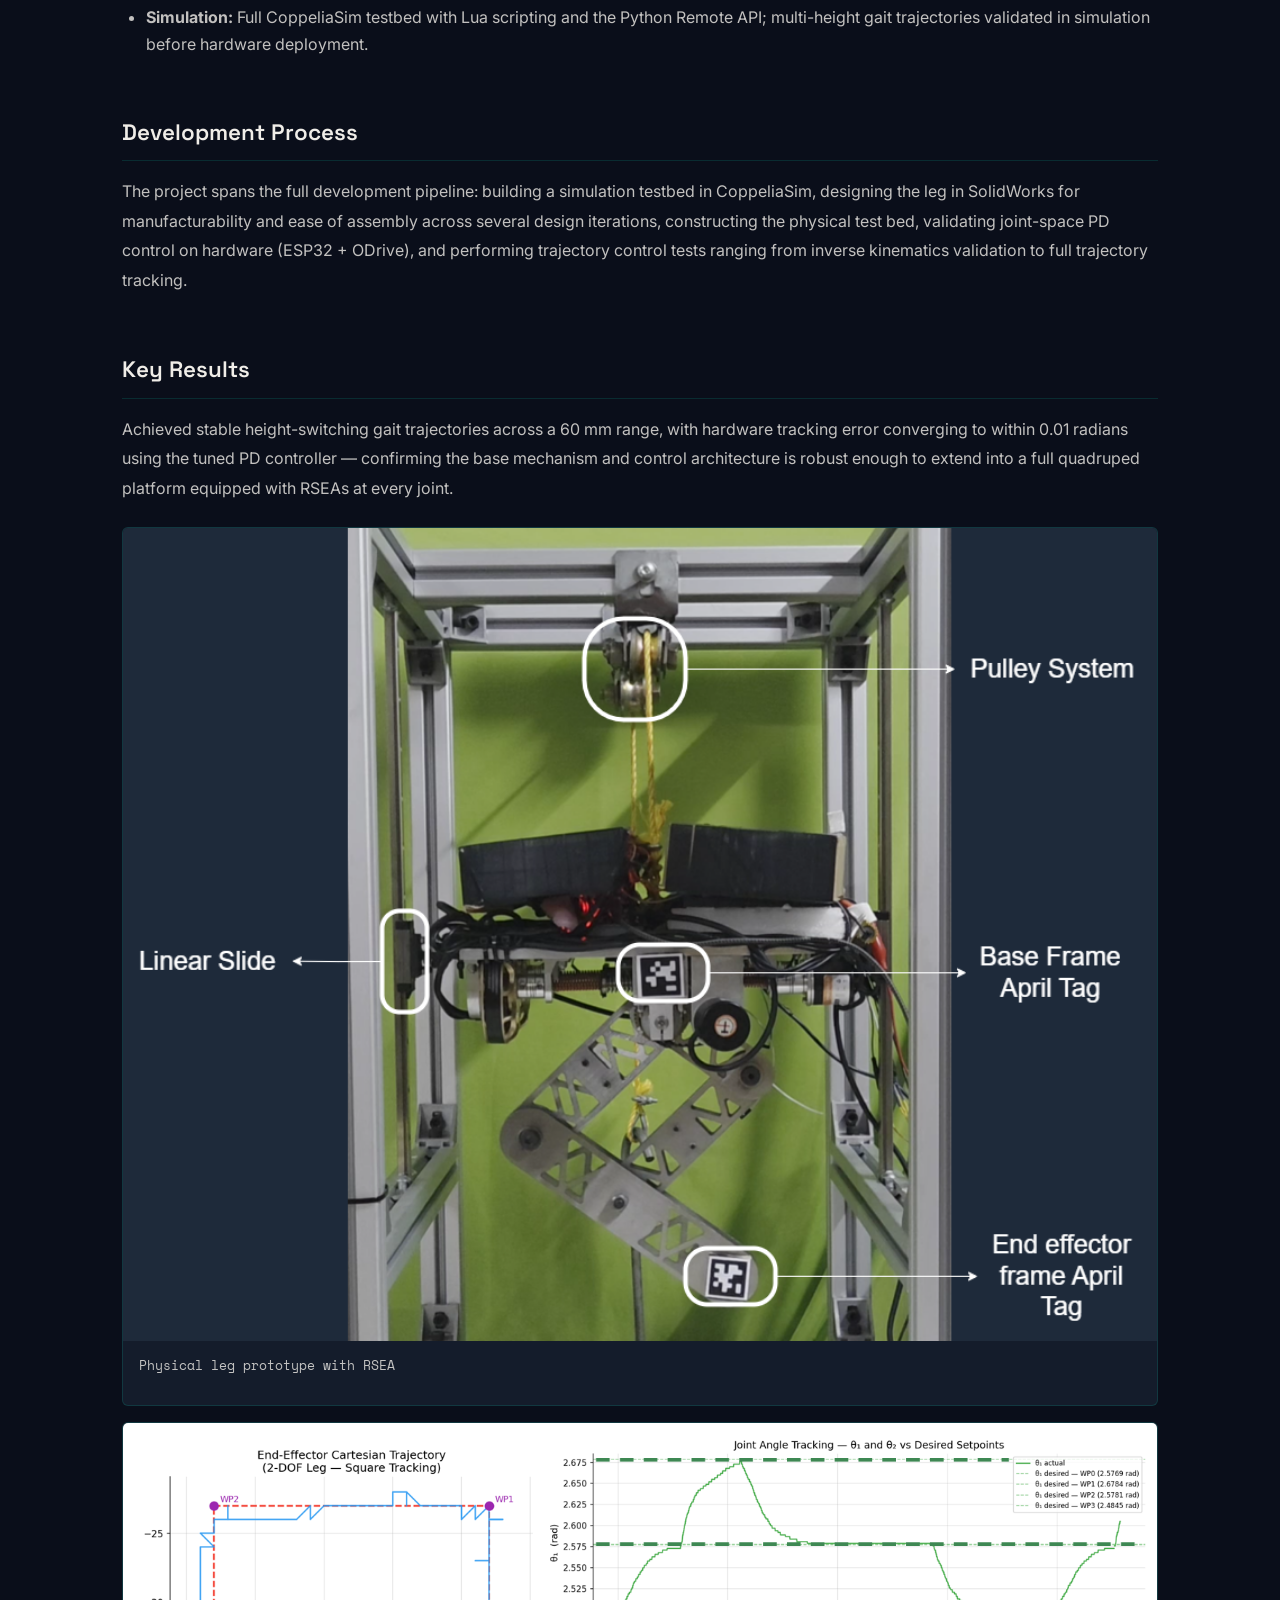
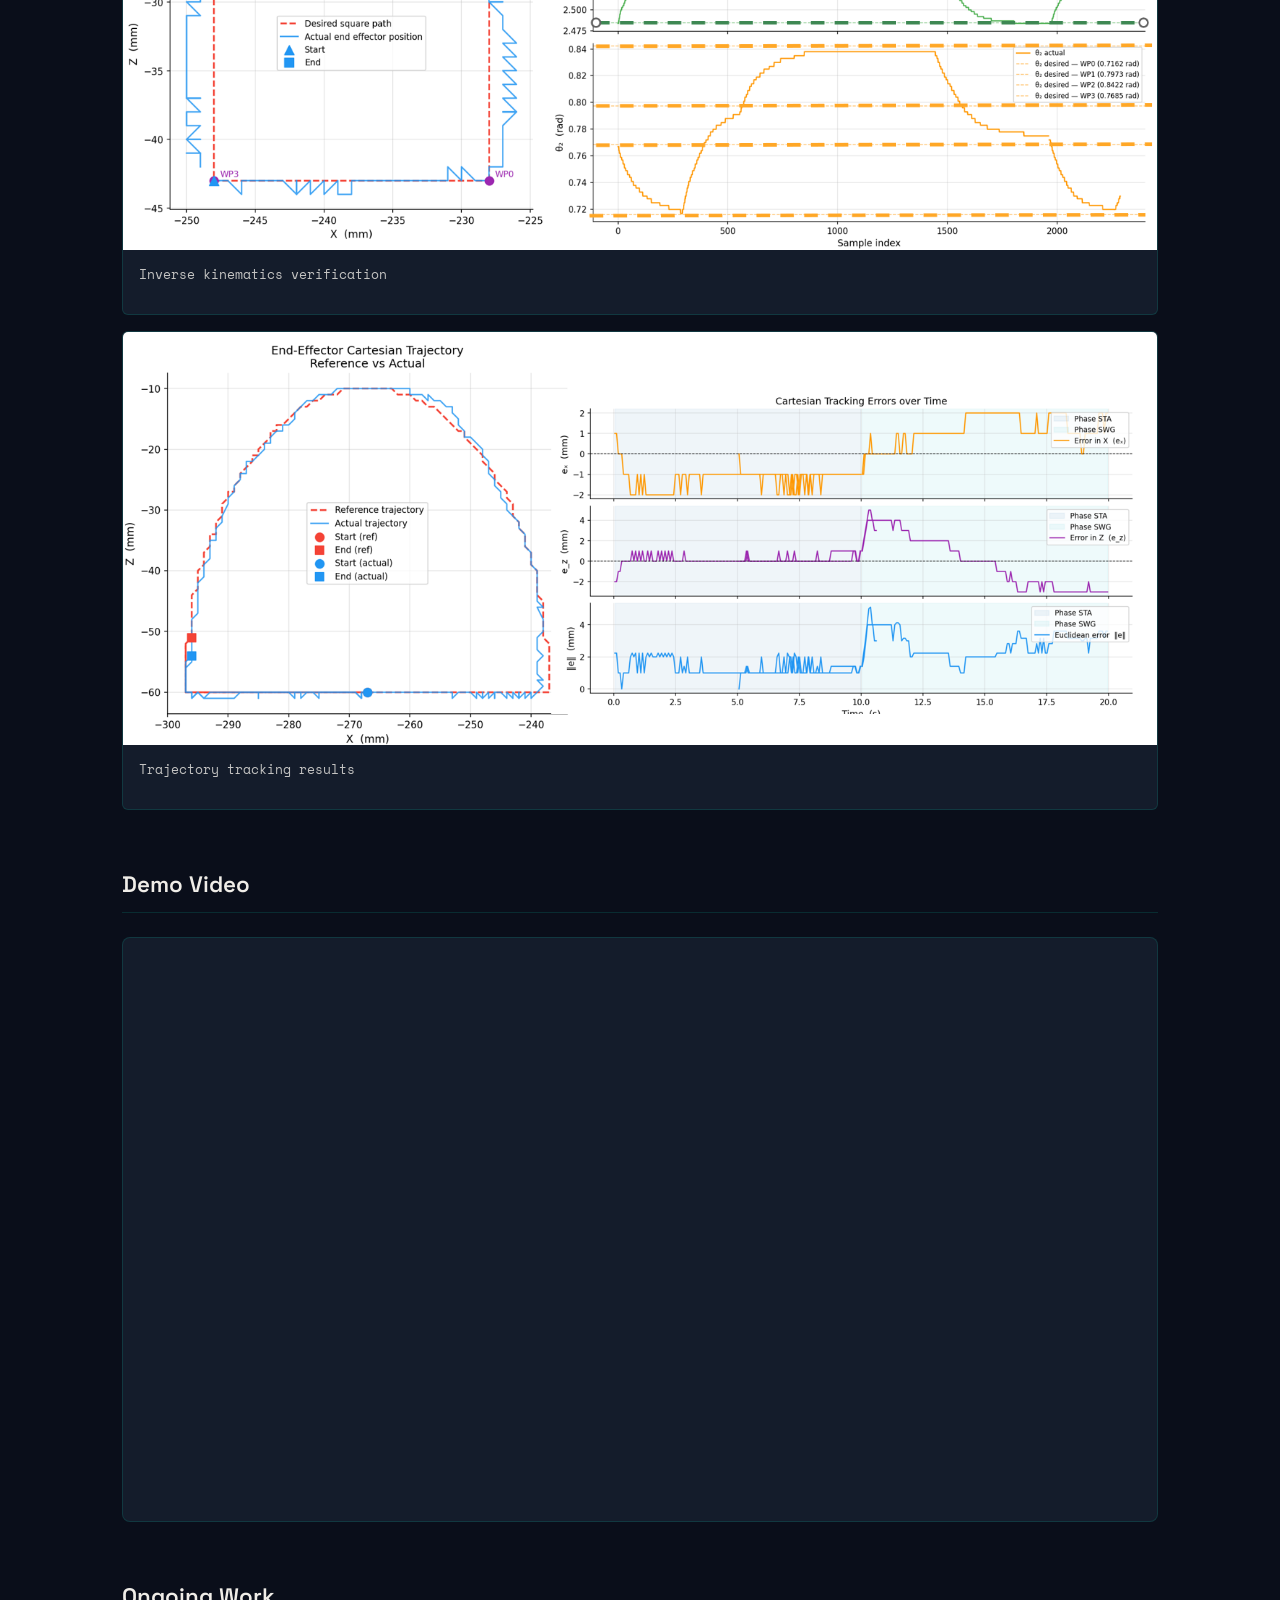
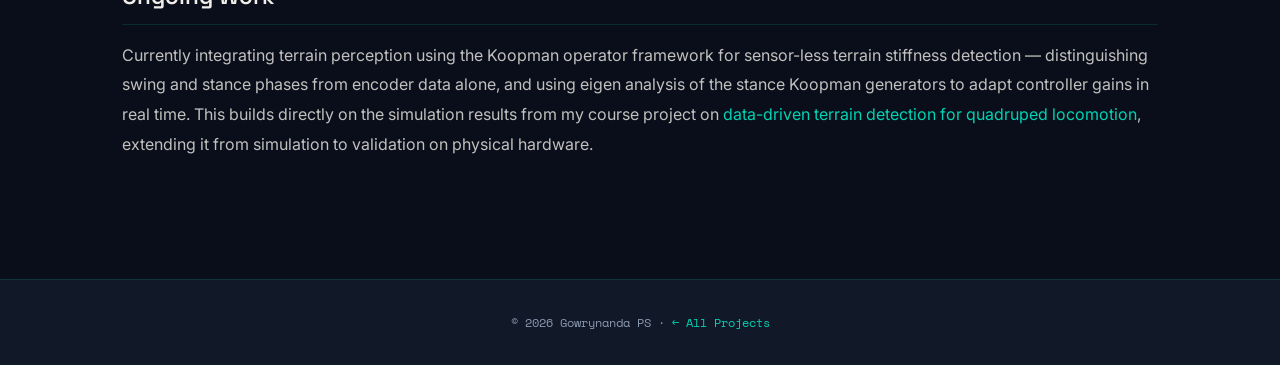
<file: projects/quadruped-leg/index.html>
<!DOCTYPE html>
<html lang="en">
<head>
  <meta charset="UTF-8" />
  <meta name="viewport" content="width=device-width, initial-scale=1.0" />
  <title>Quadruped Leg Design — Gowrynanda PS</title>
  <link rel="stylesheet" href="../../assets/css/style.css" />
</head>
<body>

<nav>
  <div class="nav-inner">
    <a href="../../" class="nav-logo">GPS://research</a>
    <ul class="nav-links" id="navLinks">
      <li><a href="../../#about">About</a></li>
      <li><a href="../../#skills">Skills</a></li>
      <li><a href="../../#research">Research</a></li>
      <li><a href="../../#contact">Contact</a></li>
    </ul>
  </div>
</nav>

<div class="project-hero">
  <div class="container">
    <a href="../../#research" class="back-link">← Back to Research</a>
    <div class="project-meta">
      <span class="meta-item">Type: <span>M.Tech Thesis</span></span>
      <span class="meta-item">Period: <span>May 2025 – Present</span></span>
      <span class="meta-item">Lab: <span>Autonomous Systems Lab, IIT Madras</span></span>
      <span class="meta-item">Guide: <span>Dr. Bijo Sebastian</span></span>
    </div>
    <h1 class="project-detail-title">Trajectory Planning &amp; Control of a Low-Cost Quadruped Leg Design</h1>
    <p class="project-detail-intro">
      Designed a quadruped leg with a parallelogram-based actuation linkage integrated with a patented
      Rotary Series Elastic Actuator (RSEA) — built, simulated, and validated end-to-end from CoppeliaSim
      to physical hardware, proving the base system is robust enough for future development into a full
      quadruped platform.
    </p>
  </div>
</div>

<div class="project-content">
  <div class="container">

    <div class="content-block">
      <h2>Motivation</h2>
      <p>
        Quadrupedal locomotion offers a reliable way to traverse uncertain environments. Unlike wheeled
        robots, quadrupeds don't require continuous ground contact, and unlike aerial drones, they're
        unaffected by destabilising ground effects — making them well suited to safety-critical and
        first-response applications where adaptability is crucial.
      </p>
      <p>
        Despite these advantages, quadruped technology remains far from widespread adoption. Three
        primary barriers stand in the way: high system cost, limited energy efficiency (which reduces
        runtime and accessibility), and a lack of fail-safety. Existing designs also still fall short
        of replicating the natural agility of animals — and a major bottleneck lies in actuator design,
        since actuators directly determine torque output, compliance, and overall agility.
      </p>
    </div>

    <div class="content-block">
      <h2>Why a Series Elastic Actuator</h2>
      <p>
        Conventional electric motors require gear reductions to achieve sufficient torque, but
        gearboxes introduce friction, backlash, torque ripple, and wear. High reduction ratios also
        cause an N² increase in reflected inertia, so shock loads translate into much higher forces on
        the gear teeth — in lightweight actuators, it's often the gearing's load rating, not the motor,
        that limits peak torque, and shock-induced gear failures are not uncommon.
      </p>
      <p>
        Quasi-direct drive (QDD) actuators partially address this by combining low-ratio gearboxes with
        high-torque motors, but their reliance on expensive components significantly raises system cost.
        Without a passive compliance element, QDDs also require compliance to be actively encoded into
        the controller itself.
      </p>
      <p>
        Series Elastic Actuators (SEAs) mitigate these problems by introducing an elastic element
        between the gearbox and the load, improving shock tolerance and energy efficiency. Since
        quadrupeds demand rotary joint motion, this project focuses on a <strong>Rotary SEA (RSEA)</strong>.
      </p>
    </div>

    <div class="content-block">
      <h2>System Architecture</h2>
      <ul>
        <li><strong>Mechanical Design:</strong> Two-link leg (L1 = 0.15 m, L2 = 0.225 m) with a parallelogram-based actuation linkage and an RSEA at the joint; spring compression measured as a torque proxy.</li>
        <li><strong>Sensing:</strong> 2400 CPR quadrature encoders for joint angle feedback; HX711 + YZC-516C load cell for ground reaction force measurement.</li>
        <li><strong>Electronics:</strong> ODrive motor controller in velocity mode, commanded over UART from an ESP32 microcontroller.</li>
        <li><strong>Control:</strong> Cascaded joint-space PD controller with velocity saturation, gain-scheduled across swing and stance phases.</li>
        <li><strong>Simulation:</strong> Full CoppeliaSim testbed with Lua scripting and the Python Remote API; multi-height gait trajectories validated in simulation before hardware deployment.</li>
      </ul>
    </div>

    <div class="content-block">
      <h2>Development Process</h2>
      <p>
        The project spans the full development pipeline: building a simulation testbed in CoppeliaSim,
        designing the leg in SolidWorks for manufacturability and ease of assembly across several
        design iterations, constructing the physical test bed, validating joint-space PD control on
        hardware (ESP32 + ODrive), and performing trajectory control tests ranging from inverse
        kinematics validation to full trajectory tracking.
      </p>
    </div>

    <div class="content-block">
      <h2>Key Results</h2>
      <p>
        Achieved stable height-switching gait trajectories across a 60 mm range, with hardware
        tracking error converging to within 0.01 radians using the tuned PD controller — confirming
        the base mechanism and control architecture is robust enough to extend into a full quadruped
        platform equipped with RSEAs at every joint.
      </p>
      <div class="media-grid" style="grid-template-columns: 1fr;">
        <div class="media-item">
          <img src="../../assets/images/Experimentalsetup.png" alt="Quadruped leg prototype" style="width: 100%; object-fit: contain; background: var(--navy-light);" />
          <p class="media-caption">Physical leg prototype with RSEA</p>
        </div>
        <div class="media-item">
          <img src="../../assets/images/IK_results.png" alt="Inverse Kinematics Verification" style="width: 100%; object-fit: contain; background: var(--navy-light);" />
          <p class="media-caption">Inverse kinematics verification</p>
        </div>
        <div class="media-item">
          <img src="../../assets/images/Trajectory_results.png" alt="Trajectory Results" style="width: 100%; object-fit: contain; background: var(--navy-light);" />
          <p class="media-caption">Trajectory tracking results</p>
        </div>
      </div>
    </div>

    <div class="content-block">
      <h2>Demo Video</h2>
      <div class="video-wrap">
        <iframe src="https://www.youtube.com/embed/2X8_L9TmedU" frameborder="0" allowfullscreen></iframe>
      </div>
    </div>

    <div class="content-block">
      <h2>Ongoing Work</h2>
      <p>
        Currently integrating terrain perception using the Koopman operator framework for
        sensor-less terrain stiffness detection — distinguishing swing and stance phases from
        encoder data alone, and using eigen analysis of the stance Koopman generators to adapt
        controller gains in real time. This builds directly on the simulation results from my
        course project on
        <a href="../koopman-terrain/">data-driven terrain detection for quadruped locomotion</a>,
        extending it from simulation to validation on physical hardware.
      </p>
    </div>

  </div>
</div>

<footer>
  <p>© 2026 Gowrynanda PS · <a href="../../#research">← All Projects</a></p>
</footer>

</body>
</html>
</file>
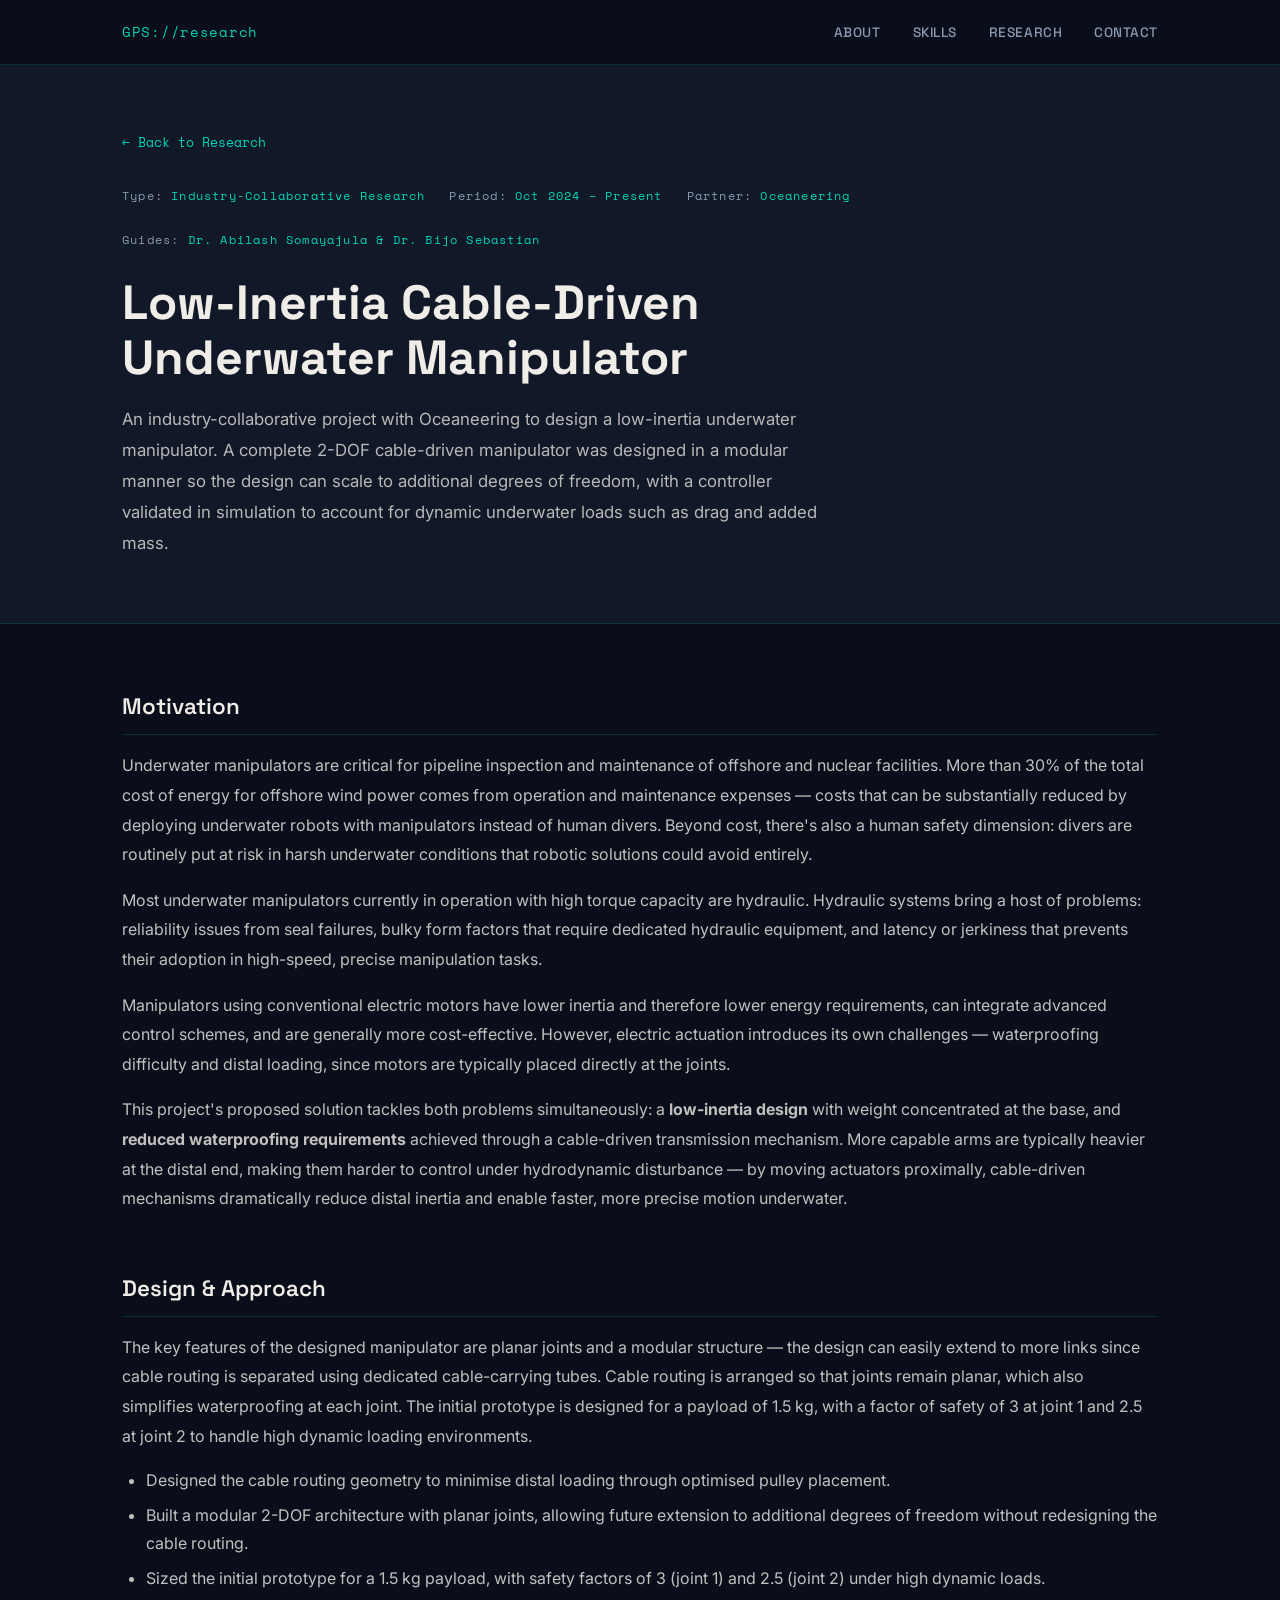
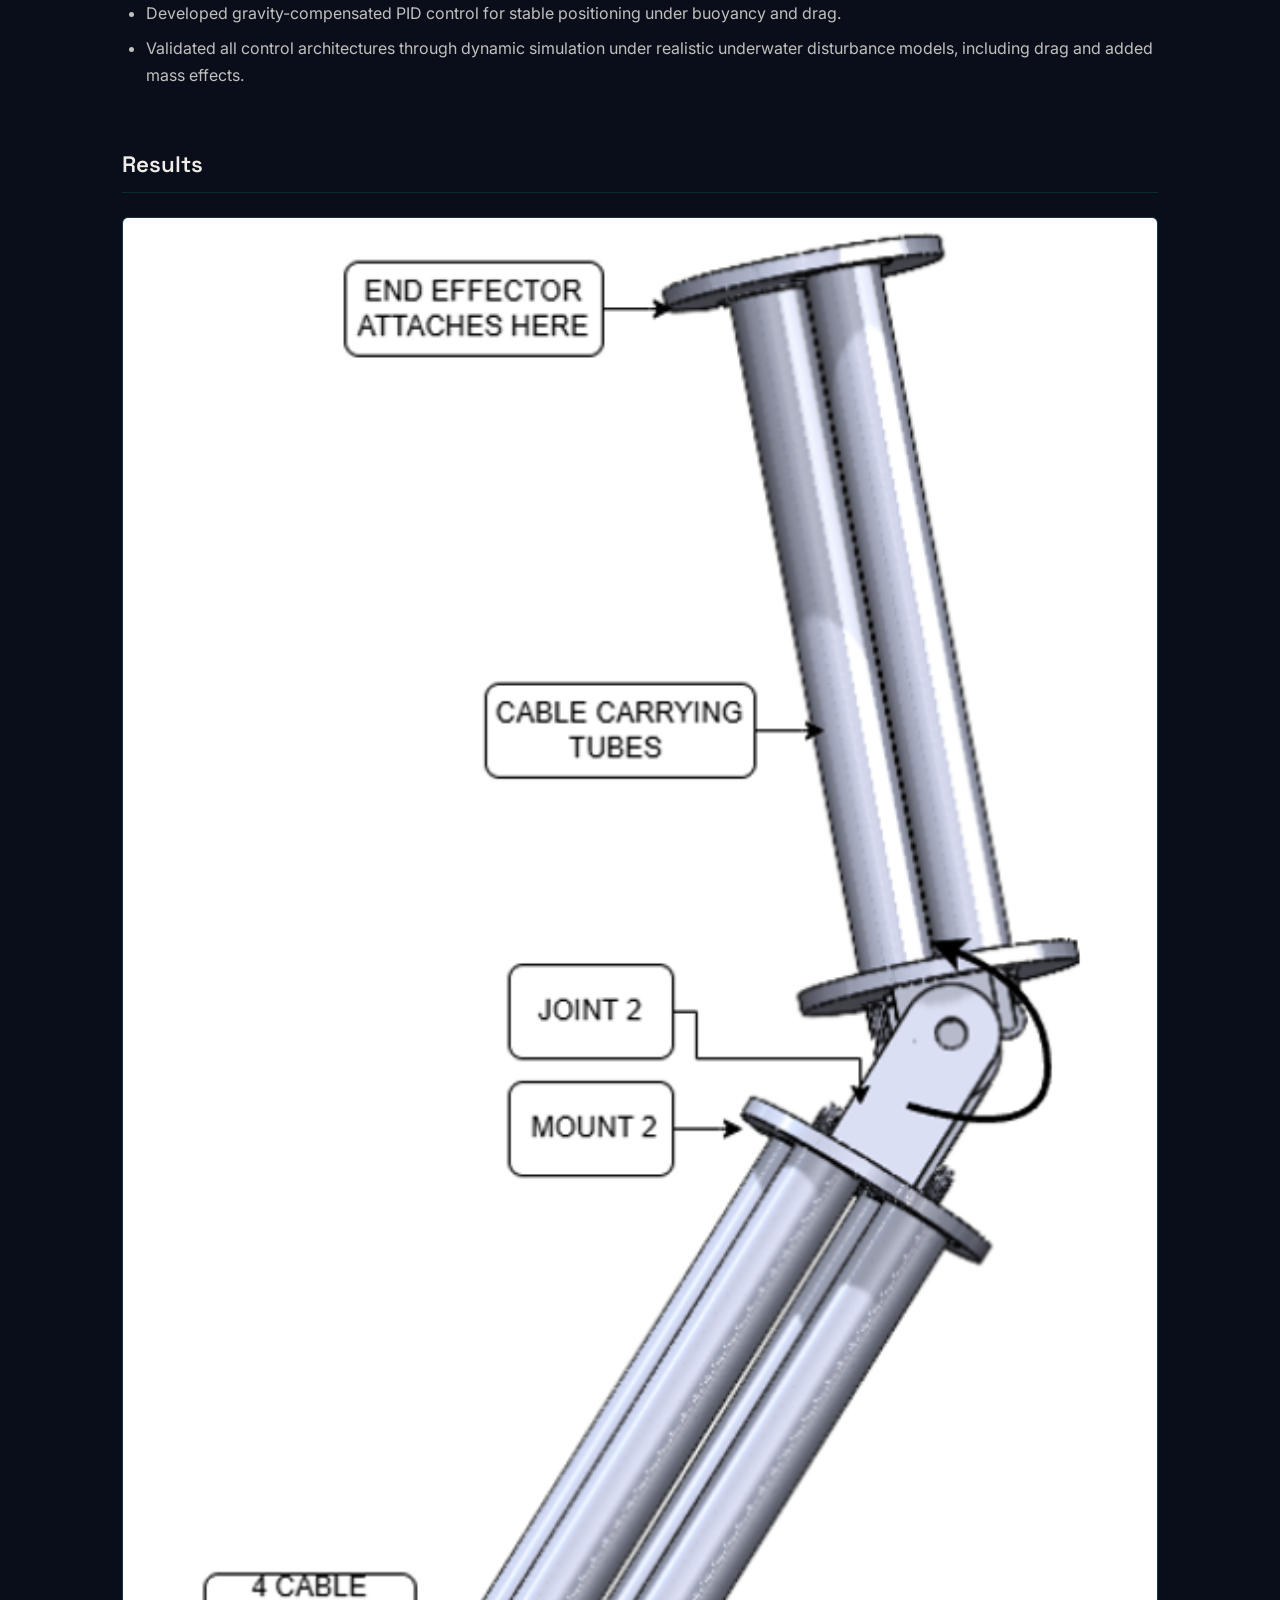
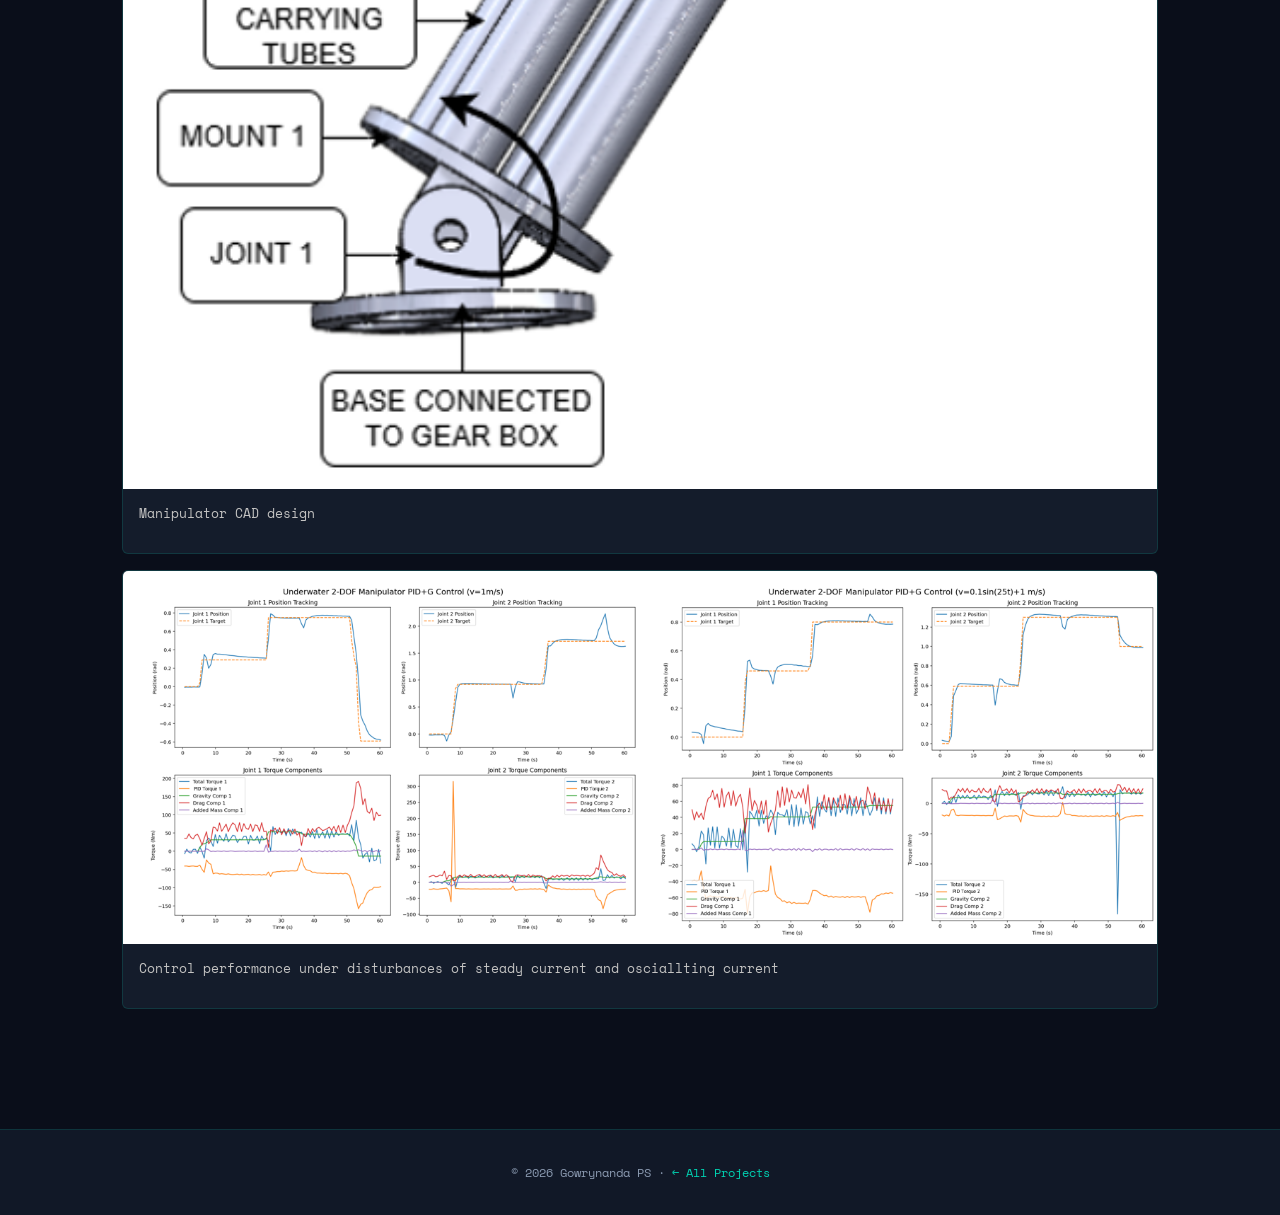
<file: projects/underwater-manipulator/index.html>
<!DOCTYPE html>
<html lang="en">
<head>
  <meta charset="UTF-8" />
  <meta name="viewport" content="width=device-width, initial-scale=1.0" />
  <title>Underwater Manipulator — Gowrynanda PS</title>
  <link rel="stylesheet" href="../../assets/css/style.css" />
</head>
<body>

<nav>
  <div class="nav-inner">
    <a href="../../" class="nav-logo">GPS://research</a>
    <ul class="nav-links">
      <li><a href="../../#about">About</a></li>
      <li><a href="../../#skills">Skills</a></li>
      <li><a href="../../#research">Research</a></li>
      <li><a href="../../#contact">Contact</a></li>
    </ul>
  </div>
</nav>

<div class="project-hero">
  <div class="container">
    <a href="../../#research" class="back-link">← Back to Research</a>
    <div class="project-meta">
      <span class="meta-item">Type: <span>Industry-Collaborative Research</span></span>
      <span class="meta-item">Period: <span>Oct 2024 – Present</span></span>
      <span class="meta-item">Partner: <span>Oceaneering</span></span>
      <span class="meta-item">Guides: <span>Dr. Abilash Somayajula &amp; Dr. Bijo Sebastian</span></span>
    </div>
    <h1 class="project-detail-title">Low-Inertia Cable-Driven Underwater Manipulator</h1>
    <p class="project-detail-intro">
      An industry-collaborative project with Oceaneering to design a low-inertia underwater
      manipulator. A complete 2-DOF cable-driven manipulator was designed in a modular manner
      so the design can scale to additional degrees of freedom, with a controller validated in
      simulation to account for dynamic underwater loads such as drag and added mass.
    </p>
  </div>
</div>

<div class="project-content">
  <div class="container">

    <div class="content-block">
      <h2>Motivation</h2>
      <p>
        Underwater manipulators are critical for pipeline inspection and maintenance of offshore
        and nuclear facilities. More than 30% of the total cost of energy for offshore wind power
        comes from operation and maintenance expenses — costs that can be substantially reduced by
        deploying underwater robots with manipulators instead of human divers. Beyond cost, there's
        also a human safety dimension: divers are routinely put at risk in harsh underwater
        conditions that robotic solutions could avoid entirely.
      </p>
      <p>
        Most underwater manipulators currently in operation with high torque capacity are
        hydraulic. Hydraulic systems bring a host of problems: reliability issues from seal
        failures, bulky form factors that require dedicated hydraulic equipment, and latency or
        jerkiness that prevents their adoption in high-speed, precise manipulation tasks.
      </p>
      <p>
        Manipulators using conventional electric motors have lower inertia and therefore lower
        energy requirements, can integrate advanced control schemes, and are generally more
        cost-effective. However, electric actuation introduces its own challenges — waterproofing
        difficulty and distal loading, since motors are typically placed directly at the joints.
      </p>
      <p>
        This project's proposed solution tackles both problems simultaneously: a
        <strong>low-inertia design</strong> with weight concentrated at the base, and
        <strong>reduced waterproofing requirements</strong> achieved through a cable-driven
        transmission mechanism. More capable arms are typically heavier at the distal end, making
        them harder to control under hydrodynamic disturbance — by moving actuators proximally,
        cable-driven mechanisms dramatically reduce distal inertia and enable faster, more precise
        motion underwater.
      </p>
    </div>

    <div class="content-block">
      <h2>Design &amp; Approach</h2>
      <p>
        The key features of the designed manipulator are planar joints and a modular structure —
        the design can easily extend to more links since cable routing is separated using dedicated
        cable-carrying tubes. Cable routing is arranged so that joints remain planar, which also
        simplifies waterproofing at each joint. The initial prototype is designed for a payload of
        1.5 kg, with a factor of safety of 3 at joint 1 and 2.5 at joint 2 to handle high dynamic
        loading environments.
      </p>
      <ul>
        <li>Designed the cable routing geometry to minimise distal loading through optimised pulley placement.</li>
        <li>Built a modular 2-DOF architecture with planar joints, allowing future extension to additional degrees of freedom without redesigning the cable routing.</li>
        <li>Sized the initial prototype for a 1.5 kg payload, with safety factors of 3 (joint 1) and 2.5 (joint 2) under high dynamic loads.</li>
        <li>Developed gravity-compensated PID control for stable positioning under buoyancy and drag.</li>
        <li>Validated all control architectures through dynamic simulation under realistic underwater disturbance models, including drag and added mass effects.</li>
      </ul>
    </div>

    <div class="content-block">
      <h2>Results</h2>
      <div class="media-grid" style="grid-template-columns: 1fr;">
        <div class="media-item">
          <img src="../../assets/images/Annotated_underwater_manipulator.png" alt="Underwater Manipulator CAD" style="width: 100%; object-fit: contain; background: var(--navy-light);" loading="lazy" />
          <p class="media-caption">Manipulator CAD design</p>
        </div>
        <div class="media-item">
          <img src="../../assets/images/Underwater_controller_plot.png" alt="Underwater controller performance" style="width: 100%; object-fit: contain; background: var(--navy-light);" loading="lazy" />
          <p class="media-caption">Control performance under disturbances of steady current and osciallting current</p>
        </div>
      </div>
    </div>
  </div>
</div>

<footer>
  <p>© 2026 Gowrynanda PS · <a href="../../#research">← All Projects</a></p>
</footer>
</body>
</html>
</file>
<file: assets/css/style.css>
/* ============================================================
   GOWRYNANDA PS — Personal Academic Portfolio
   Design: Technical blueprint meets minimalist research aesthetic
   Palette: Deep navy + warm white + electric teal accent
   ============================================================ */

@import url('https://fonts.googleapis.com/css2?family=Space+Grotesk:wght@300;400;500;600;700&family=Space+Mono:wght@400;700&family=Inter:wght@300;400;500&display=swap');

/* ── Tokens ── */
:root {
  --navy:       #0a0e1a;
  --navy-mid:   #111827;
  --navy-light: #1e2a3a;
  --teal:       #00d4b4;
  --teal-dim:   #00a896;
  --warm-white: #f0ede8;
  --muted:      #8a99b0;
  --card-bg:    #141c2b;
  --border:     rgba(0, 212, 180, 0.15);

  --font-display: 'Space Grotesk', sans-serif;
  --font-mono:    'Space Mono', monospace;
  --font-body:    'Inter', sans-serif;
}

/* ── Reset ── */
*, *::before, *::after { box-sizing: border-box; margin: 0; padding: 0; }

html { scroll-behavior: smooth; }

body {
  background: var(--navy);
  color: var(--warm-white);
  font-family: var(--font-body);
  font-size: 16px;
  line-height: 1.7;
  -webkit-font-smoothing: antialiased;
}

a { color: var(--teal); text-decoration: none; transition: opacity 0.2s; }
a:hover { opacity: 0.8; }

img { max-width: 100%; display: block; }

/* ── Layout ── */
.container {
  max-width: 1100px;
  margin: 0 auto;
  padding: 0 2rem;
}

section { padding: 5rem 0; }

/* ── Nav ── */
nav {
  position: fixed;
  top: 0; left: 0; right: 0;
  z-index: 100;
  background: rgba(10, 14, 26, 0.92);
  backdrop-filter: blur(12px);
  border-bottom: 1px solid var(--border);
}

.nav-inner {
  max-width: 1100px;
  margin: 0 auto;
  padding: 0 2rem;
  height: 64px;
  display: flex;
  align-items: center;
  justify-content: space-between;
}

.nav-logo {
  font-family: var(--font-mono);
  font-size: 0.9rem;
  color: var(--teal);
  letter-spacing: 0.05em;
}

.nav-links {
  display: flex;
  gap: 2rem;
  list-style: none;
}

.nav-links a {
  font-family: var(--font-display);
  font-size: 0.85rem;
  font-weight: 500;
  color: var(--muted);
  letter-spacing: 0.04em;
  text-transform: uppercase;
  transition: color 0.2s;
}

.nav-links a:hover { color: var(--teal); opacity: 1; }

/* ── Hero ── */
#hero {
  min-height: 100vh;
  display: flex;
  align-items: center;
  padding-top: 64px;
  position: relative;
  overflow: hidden;
}

/* Blueprint grid background */
#hero::before {
  content: '';
  position: absolute;
  inset: 0;
  background-image:
    linear-gradient(rgba(0,212,180,0.04) 1px, transparent 1px),
    linear-gradient(90deg, rgba(0,212,180,0.04) 1px, transparent 1px);
  background-size: 40px 40px;
  pointer-events: none;
}

.hero-grid {
  display: grid;
  grid-template-columns: 1fr 340px;
  gap: 4rem;
  align-items: center;
  width: 100%;
}

.hero-eyebrow {
  font-family: var(--font-mono);
  font-size: 0.8rem;
  color: var(--teal);
  letter-spacing: 0.15em;
  text-transform: uppercase;
  margin-bottom: 1.2rem;
}

.hero-name {
  font-family: var(--font-display);
  font-size: clamp(2.8rem, 5vw, 4.2rem);
  font-weight: 700;
  line-height: 1.1;
  color: var(--warm-white);
  margin-bottom: 0.5rem;
}

.hero-name span {
  color: var(--teal);
}

.hero-title {
  font-family: var(--font-display);
  font-size: 1.15rem;
  font-weight: 400;
  color: var(--muted);
  margin-bottom: 1.8rem;
  line-height: 1.5;
}

.hero-bio {
  font-size: 1rem;
  color: rgba(240, 237, 232, 0.75);
  max-width: 540px;
  margin-bottom: 2.5rem;
  line-height: 1.8;
}

.hero-ctas {
  display: flex;
  gap: 1rem;
  flex-wrap: wrap;
}

.btn-primary {
  background: var(--teal);
  color: var(--navy);
  font-family: var(--font-display);
  font-weight: 600;
  font-size: 0.9rem;
  padding: 0.75rem 1.8rem;
  border-radius: 4px;
  transition: background 0.2s, transform 0.15s;
}
.btn-primary:hover { background: var(--teal-dim); opacity: 1; transform: translateY(-1px); }

.btn-outline {
  border: 1px solid var(--teal);
  color: var(--teal);
  font-family: var(--font-display);
  font-weight: 500;
  font-size: 0.9rem;
  padding: 0.75rem 1.8rem;
  border-radius: 4px;
  transition: background 0.2s, transform 0.15s;
}
.btn-outline:hover { background: rgba(0,212,180,0.08); opacity: 1; transform: translateY(-1px); }

/* Hero photo */
.hero-photo-wrap {
  position: relative;
}

.hero-photo-wrap::before {
  content: '';
  position: absolute;
  inset: -8px;
  border: 1px solid var(--teal);
  border-radius: 8px;
  opacity: 0.3;
  transform: translate(10px, 10px);
}

.hero-photo {
  width: 100%;
  aspect-ratio: 3/4;
  object-fit: cover;
  border-radius: 6px;
  filter: grayscale(20%);
}

/* Photo placeholder when no image uploaded yet */
.hero-photo-placeholder {
  width: 100%;
  aspect-ratio: 3/4;
  border-radius: 6px;
  background: var(--navy-light);
  border: 2px dashed var(--border);
  display: flex;
  flex-direction: column;
  align-items: center;
  justify-content: center;
  gap: 0.75rem;
  color: var(--muted);
  font-family: var(--font-mono);
  font-size: 0.8rem;
  text-align: center;
  padding: 2rem;
}

.hero-photo-placeholder svg {
  width: 48px; height: 48px;
  opacity: 0.4;
}

/* ── Section Headers ── */
.section-header {
  margin-bottom: 3.5rem;
}

.section-label {
  font-family: var(--font-mono);
  font-size: 0.75rem;
  color: var(--teal);
  letter-spacing: 0.2em;
  text-transform: uppercase;
  margin-bottom: 0.6rem;
}

.section-title {
  font-family: var(--font-display);
  font-size: clamp(1.8rem, 3vw, 2.4rem);
  font-weight: 700;
  color: var(--warm-white);
  line-height: 1.2;
}

.section-divider {
  width: 48px;
  height: 2px;
  background: var(--teal);
  margin-top: 1rem;
}

/* ── About / Stats ── */
#about { background: var(--navy-mid); }

.about-grid {
  display: grid;
  grid-template-columns: 1fr 1fr;
  gap: 4rem;
  align-items: start;
}

.about-text p {
  color: rgba(240,237,232,0.8);
  margin-bottom: 1.2rem;
  line-height: 1.85;
}

.stats-grid {
  display: grid;
  grid-template-columns: 1fr 1fr;
  gap: 1.5rem;
}

.stat-card {
  background: var(--card-bg);
  border: 1px solid var(--border);
  border-radius: 8px;
  padding: 1.5rem;
  text-align: center;
}

.stat-number {
  font-family: var(--font-display);
  font-size: 2rem;
  font-weight: 700;
  color: var(--teal);
  display: block;
}

.stat-label {
  font-size: 0.8rem;
  color: var(--muted);
  margin-top: 0.25rem;
  font-family: var(--font-mono);
  letter-spacing: 0.05em;
}

/* ── Skills ── */
#skills { background: var(--navy); }

.skills-grid {
  display: grid;
  grid-template-columns: repeat(auto-fit, minmax(280px, 1fr));
  gap: 1.5rem;
}

.skill-category {
  background: var(--card-bg);
  border: 1px solid var(--border);
  border-radius: 8px;
  padding: 1.8rem;
  transition: border-color 0.3s;
}

.skill-category:hover { border-color: rgba(0,212,180,0.4); }

.skill-category-title {
  font-family: var(--font-mono);
  font-size: 0.75rem;
  color: var(--teal);
  letter-spacing: 0.15em;
  text-transform: uppercase;
  margin-bottom: 1.2rem;
}

.skill-tags {
  display: flex;
  flex-wrap: wrap;
  gap: 0.5rem;
}

.skill-tag {
  background: rgba(0,212,180,0.08);
  border: 1px solid rgba(0,212,180,0.2);
  color: var(--warm-white);
  font-size: 0.82rem;
  padding: 0.3rem 0.8rem;
  border-radius: 3px;
  font-family: var(--font-display);
  font-weight: 500;
}

/* ── Education ── */
#education { background: var(--navy-mid); }

.edu-timeline { position: relative; }

.edu-timeline::before {
  content: '';
  position: absolute;
  left: 0;
  top: 0; bottom: 0;
  width: 1px;
  background: var(--border);
}

.edu-item {
  padding-left: 2.5rem;
  padding-bottom: 3rem;
  position: relative;
}

.edu-item::before {
  content: '';
  position: absolute;
  left: -4px;
  top: 6px;
  width: 9px; height: 9px;
  background: var(--teal);
  border-radius: 50%;
}

.edu-year {
  font-family: var(--font-mono);
  font-size: 0.78rem;
  color: var(--teal);
  letter-spacing: 0.1em;
  margin-bottom: 0.4rem;
}

.edu-school {
  font-family: var(--font-display);
  font-size: 1.1rem;
  font-weight: 600;
  color: var(--warm-white);
  margin-bottom: 0.25rem;
}

.edu-degree {
  font-size: 0.92rem;
  color: var(--muted);
  margin-bottom: 0.2rem;
}

.edu-grade {
  font-family: var(--font-mono);
  font-size: 0.82rem;
  color: var(--teal);
}

/* ── Research Projects ── */
#research { background: var(--navy); }

.projects-grid {
  display: grid;
  grid-template-columns: repeat(auto-fit, minmax(320px, 1fr));
  gap: 1.8rem;
}

.project-card {
  background: var(--card-bg);
  border: 1px solid var(--border);
  border-radius: 10px;
  overflow: hidden;
  transition: transform 0.25s, border-color 0.25s, box-shadow 0.25s;
  cursor: pointer;
  display: block;
  color: inherit;
}

.project-card:hover {
  transform: translateY(-6px);
  border-color: rgba(0,212,180,0.5);
  box-shadow: 0 16px 40px rgba(0,0,0,0.4);
  opacity: 1;
}

.project-img {
  width: 100%;
  height: 200px;
  object-fit: cover;
  background: var(--navy-light);
}

.project-img-placeholder {
  width: 100%;
  height: 200px;
  background: linear-gradient(135deg, var(--navy-light), var(--navy-mid));
  display: flex;
  align-items: center;
  justify-content: center;
  color: var(--muted);
  font-family: var(--font-mono);
  font-size: 0.75rem;
  letter-spacing: 0.1em;
  border-bottom: 1px solid var(--border);
}

.project-body { padding: 1.6rem; }

.project-tag {
  font-family: var(--font-mono);
  font-size: 0.7rem;
  color: var(--teal);
  letter-spacing: 0.12em;
  text-transform: uppercase;
  margin-bottom: 0.6rem;
}

.project-title {
  font-family: var(--font-display);
  font-size: 1.05rem;
  font-weight: 600;
  color: var(--warm-white);
  margin-bottom: 0.7rem;
  line-height: 1.4;
}

.project-desc {
  font-size: 0.88rem;
  color: var(--muted);
  line-height: 1.7;
  margin-bottom: 1.2rem;
}

.project-arrow {
  font-family: var(--font-mono);
  font-size: 0.8rem;
  color: var(--teal);
  display: flex;
  align-items: center;
  gap: 0.5rem;
}

/* ── Achievements ── */
#achievements { background: var(--navy-mid); }

.achievements-list {
  display: grid;
  grid-template-columns: repeat(auto-fit, minmax(300px, 1fr));
  gap: 1rem;
}

.achievement-item {
  display: flex;
  gap: 1rem;
  align-items: flex-start;
  padding: 1.2rem 1.5rem;
  background: var(--card-bg);
  border: 1px solid var(--border);
  border-radius: 6px;
}

.achievement-dot {
  width: 6px;
  height: 6px;
  background: var(--teal);
  border-radius: 50%;
  margin-top: 0.55rem;
  flex-shrink: 0;
}

.achievement-text {
  font-size: 0.9rem;
  color: rgba(240,237,232,0.8);
  line-height: 1.6;
}

/* ── Contact ── */
#contact { background: var(--navy); text-align: center; }

.contact-links {
  display: flex;
  justify-content: center;
  gap: 1.5rem;
  flex-wrap: wrap;
  margin-top: 2rem;
}

.contact-chip {
  display: flex;
  align-items: center;
  gap: 0.6rem;
  background: var(--card-bg);
  border: 1px solid var(--border);
  padding: 0.8rem 1.4rem;
  border-radius: 6px;
  font-family: var(--font-display);
  font-size: 0.9rem;
  color: var(--warm-white);
  transition: border-color 0.2s, transform 0.2s;
}

.contact-chip:hover { border-color: var(--teal); transform: translateY(-2px); opacity: 1; }

/* ── Footer ── */
footer {
  background: var(--navy-mid);
  border-top: 1px solid var(--border);
  padding: 2rem;
  text-align: center;
  font-family: var(--font-mono);
  font-size: 0.78rem;
  color: var(--muted);
}

/* ── Project Detail Page ── */
.project-hero {
  padding: 8rem 0 4rem;
  background: var(--navy-mid);
  border-bottom: 1px solid var(--border);
}

.back-link {
  font-family: var(--font-mono);
  font-size: 0.8rem;
  color: var(--teal);
  display: inline-flex;
  align-items: center;
  gap: 0.4rem;
  margin-bottom: 2rem;
}

.project-meta {
  display: flex;
  gap: 1.5rem;
  flex-wrap: wrap;
  margin-bottom: 1.5rem;
}

.meta-item {
  font-family: var(--font-mono);
  font-size: 0.75rem;
  color: var(--muted);
  letter-spacing: 0.1em;
}

.meta-item span {
  color: var(--teal);
}

.project-detail-title {
  font-family: var(--font-display);
  font-size: clamp(2rem, 4vw, 3rem);
  font-weight: 700;
  color: var(--warm-white);
  line-height: 1.15;
  margin-bottom: 1.2rem;
  max-width: 800px;
}

.project-detail-intro {
  font-size: 1.05rem;
  color: rgba(240,237,232,0.75);
  max-width: 700px;
  line-height: 1.85;
}

.project-content { padding: 4rem 0; }

.content-block { margin-bottom: 3.5rem; }

.content-block h2 {
  font-family: var(--font-display);
  font-size: 1.4rem;
  font-weight: 600;
  color: var(--warm-white);
  margin-bottom: 1rem;
  padding-bottom: 0.5rem;
  border-bottom: 1px solid var(--border);
}

.content-block p {
  color: rgba(240,237,232,0.8);
  margin-bottom: 1rem;
  line-height: 1.85;
}

.content-block ul {
  padding-left: 1.5rem;
  color: rgba(240,237,232,0.8);
}
.content-block ul li {
  margin-bottom: 0.5rem;
  line-height: 1.7;
}

/* Media gallery */
.media-grid {
  display: grid;
  grid-template-columns: repeat(auto-fit, minmax(280px, 1fr));
  gap: 1rem;
  margin-top: 1.5rem;
}

.media-item {
  border-radius: 6px;
  overflow: hidden;
  border: 1px solid var(--border);
  background: var(--card-bg);
}

.media-item img {
  width: 100%;
  object-fit: cover;
}

.media-placeholder {
  height: 180px;
  display: flex;
  align-items: center;
  justify-content: center;
  color: var(--muted);
  font-family: var(--font-mono);
  font-size: 0.75rem;
}

.media-caption {
  padding: 0.75rem 1rem;
  font-size: 0.82rem;
  color: var(--muted);
  font-family: var(--font-mono);
}

/* Video embed */
.video-wrap {
  position: relative;
  padding-bottom: 56.25%;
  border-radius: 8px;
  overflow: hidden;
  border: 1px solid var(--border);
  background: var(--card-bg);
  margin-top: 1.5rem;
}
.video-wrap iframe {
  position: absolute;
  inset: 0;
  width: 100%; height: 100%;
}

/* ── Hamburger (mobile) ── */
.hamburger {
  display: none;
  flex-direction: column;
  gap: 5px;
  cursor: pointer;
  padding: 0.5rem;
}
.hamburger span {
  display: block;
  width: 22px; height: 2px;
  background: var(--warm-white);
  transition: 0.3s;
}

/* ── Responsive ── */
@media (max-width: 768px) {
  .hero-grid { grid-template-columns: 1fr; }
  .hero-photo-wrap { display: none; }
  .about-grid { grid-template-columns: 1fr; }
  .hamburger { display: flex; }
  .nav-links {
    display: none;
    position: absolute;
    top: 64px; left: 0; right: 0;
    background: var(--navy-mid);
    flex-direction: column;
    padding: 1.5rem 2rem;
    border-bottom: 1px solid var(--border);
    gap: 1.5rem;
  }
  .nav-links.open { display: flex; }
  .stats-grid { grid-template-columns: 1fr 1fr; }
}
</file>
